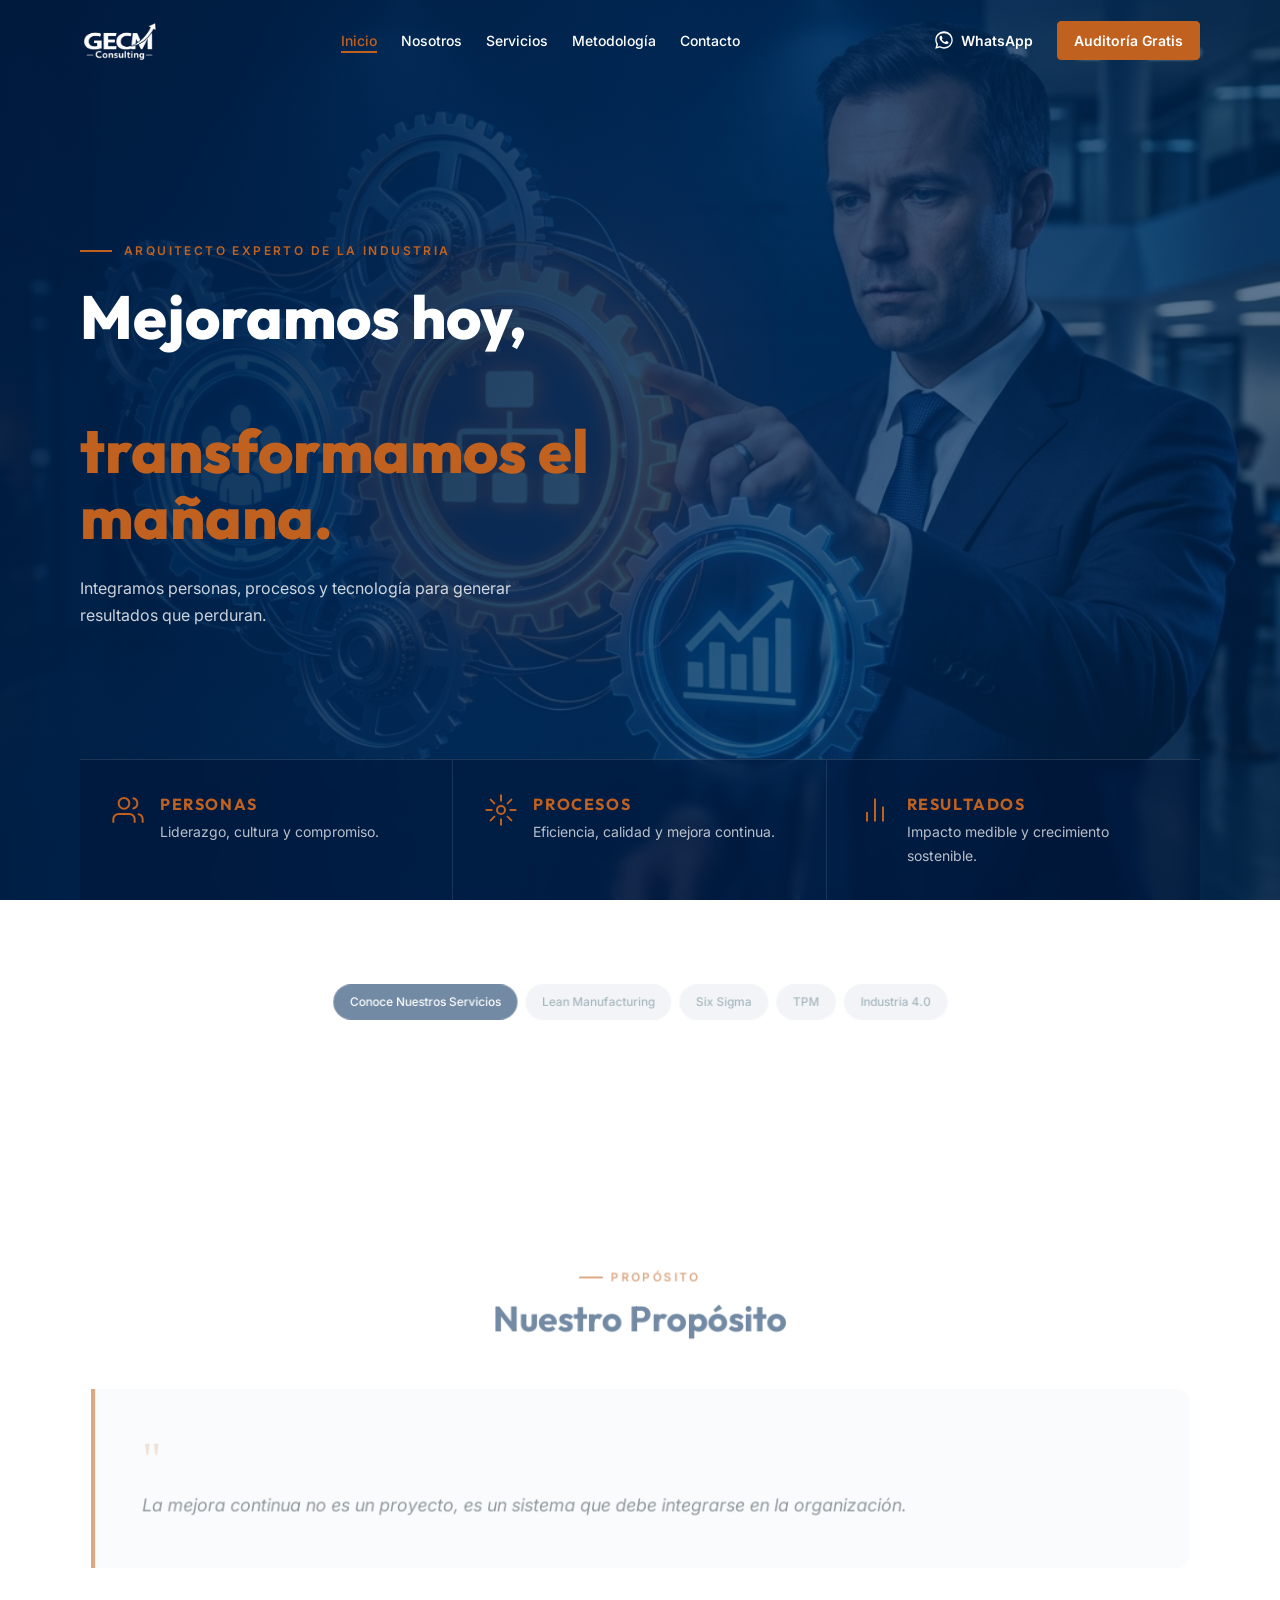
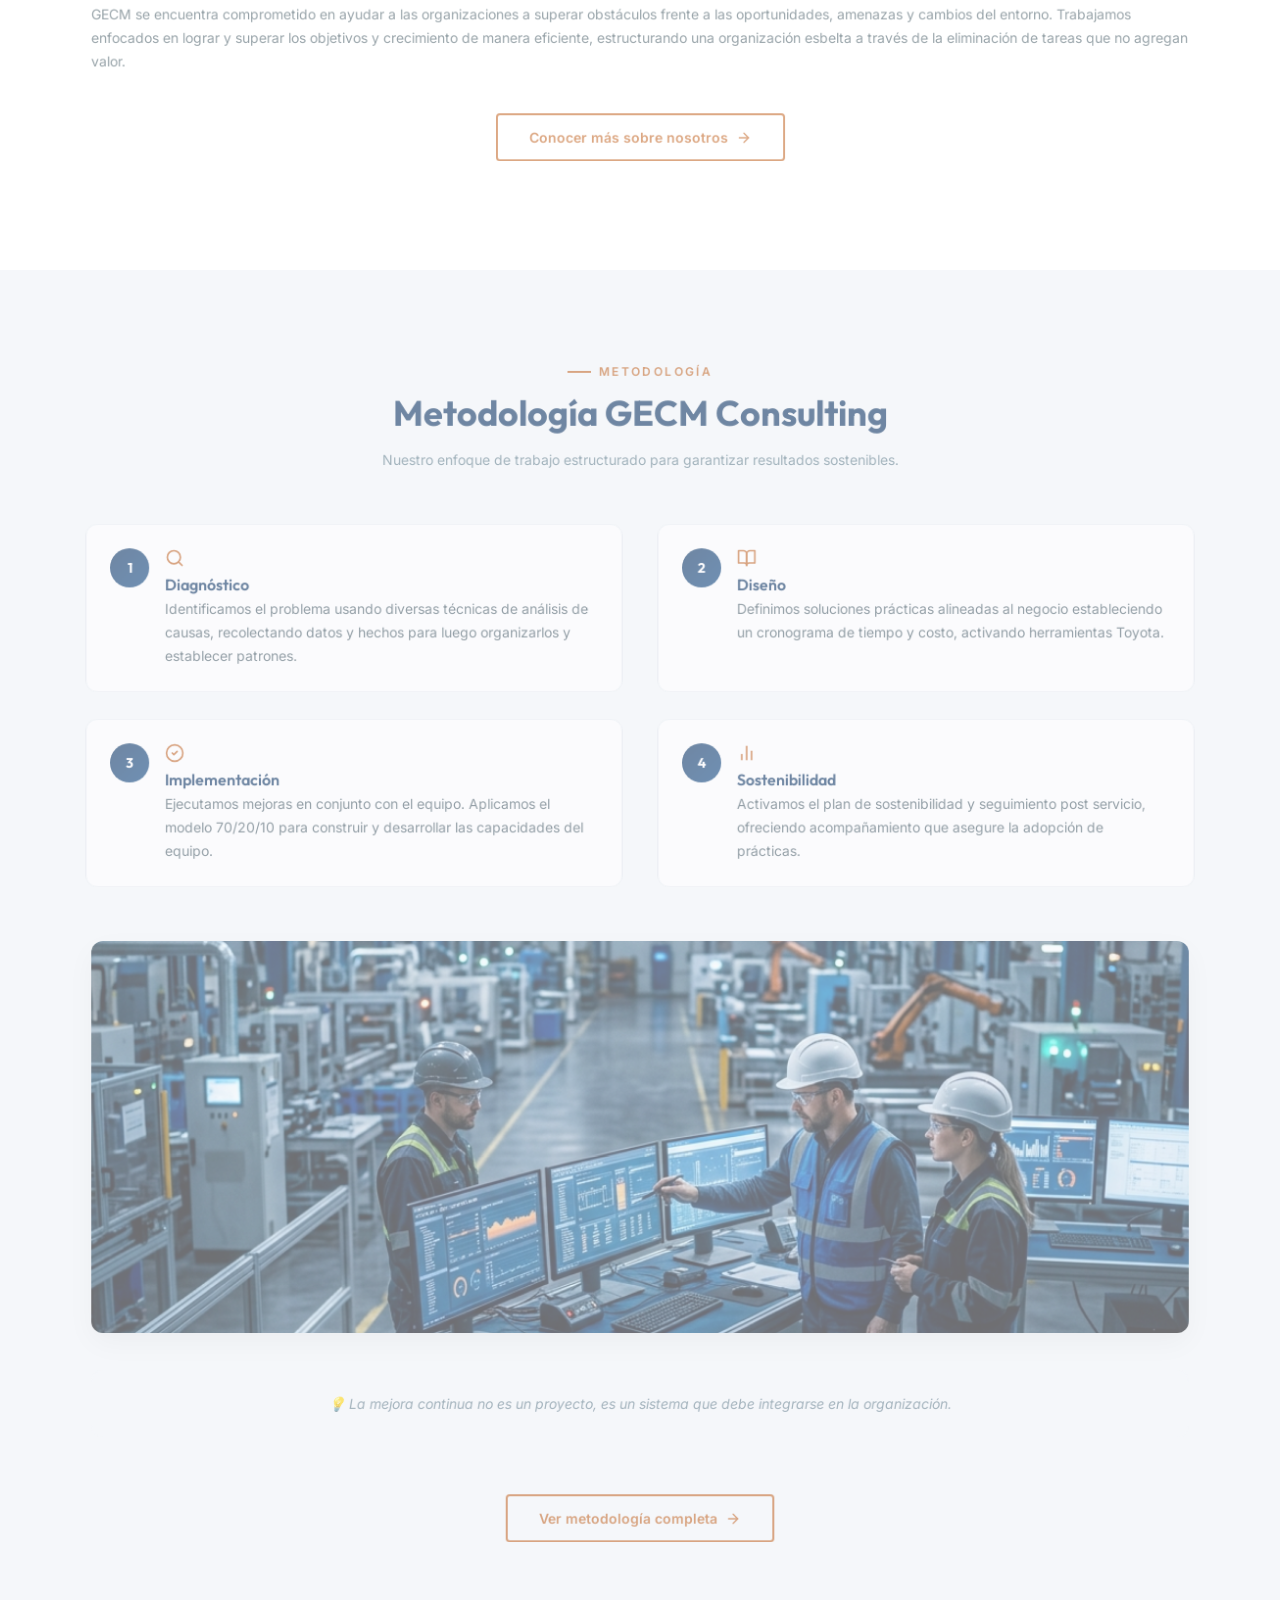
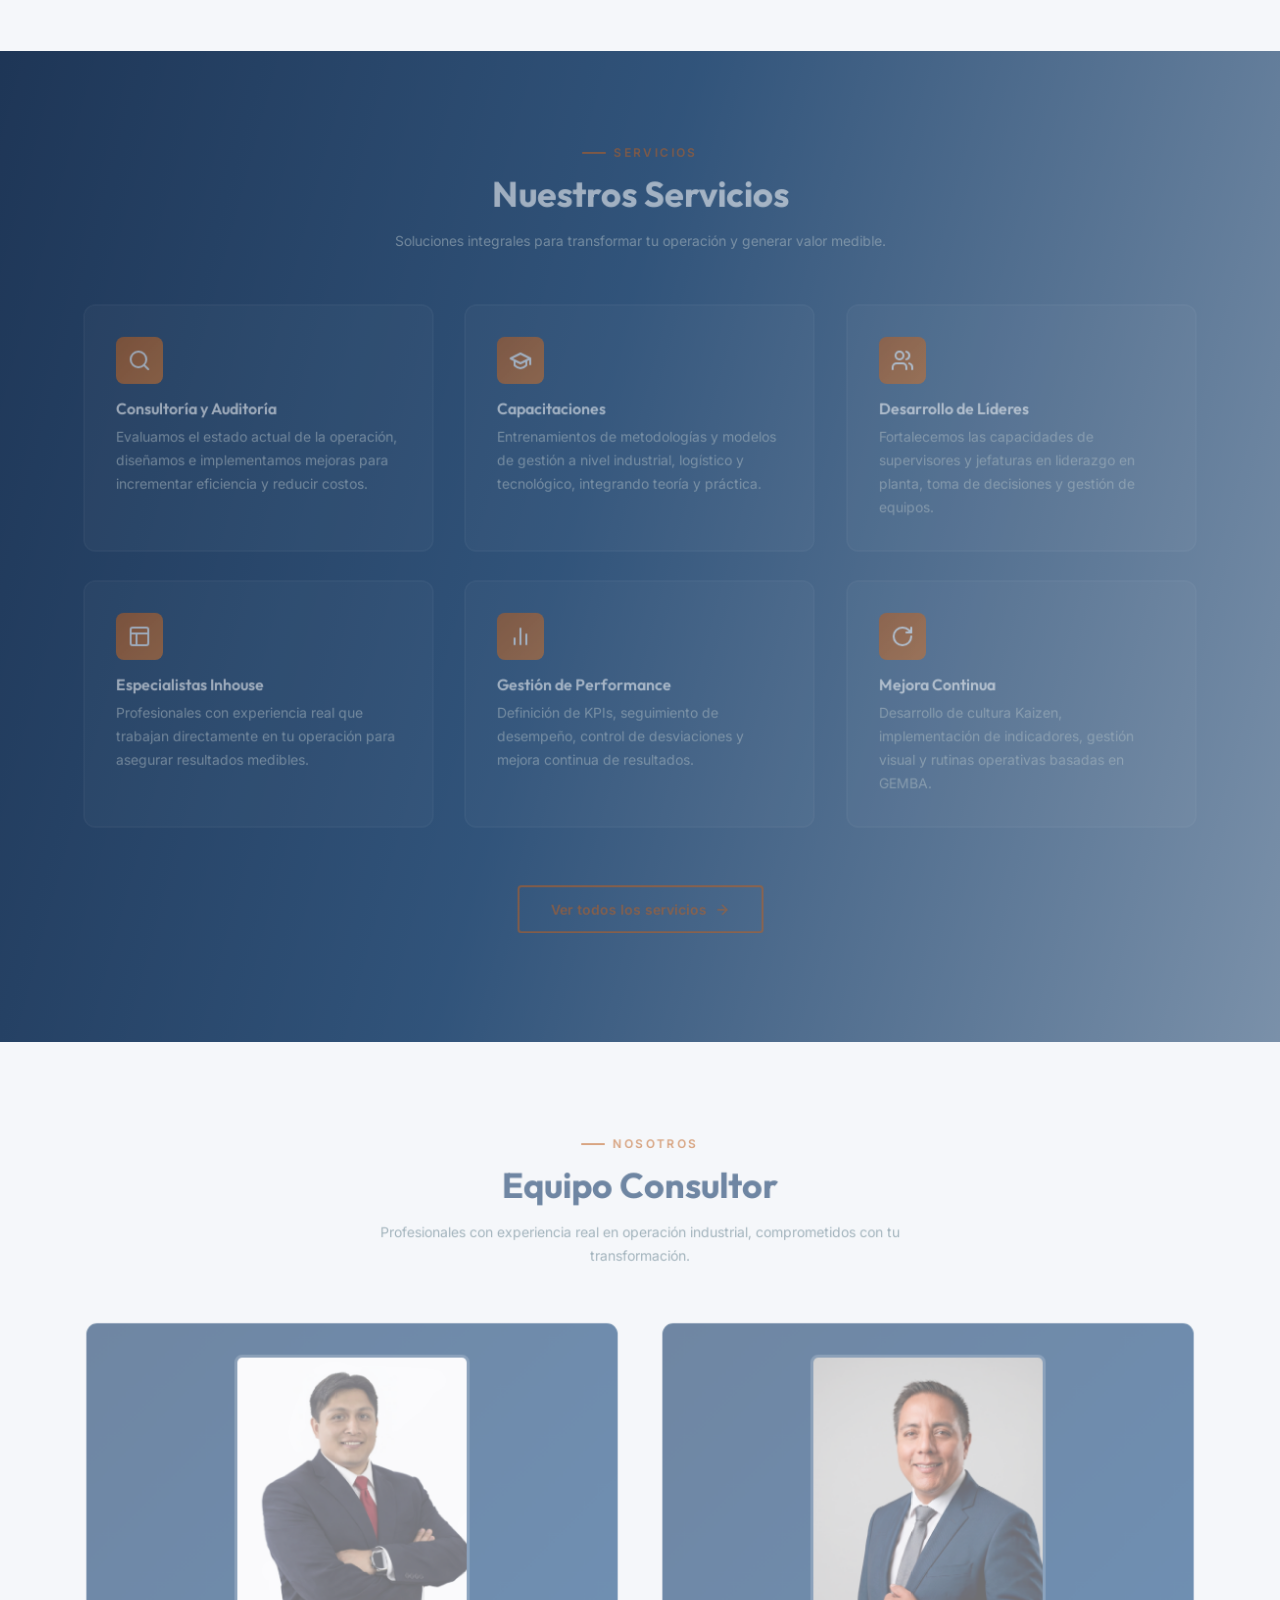
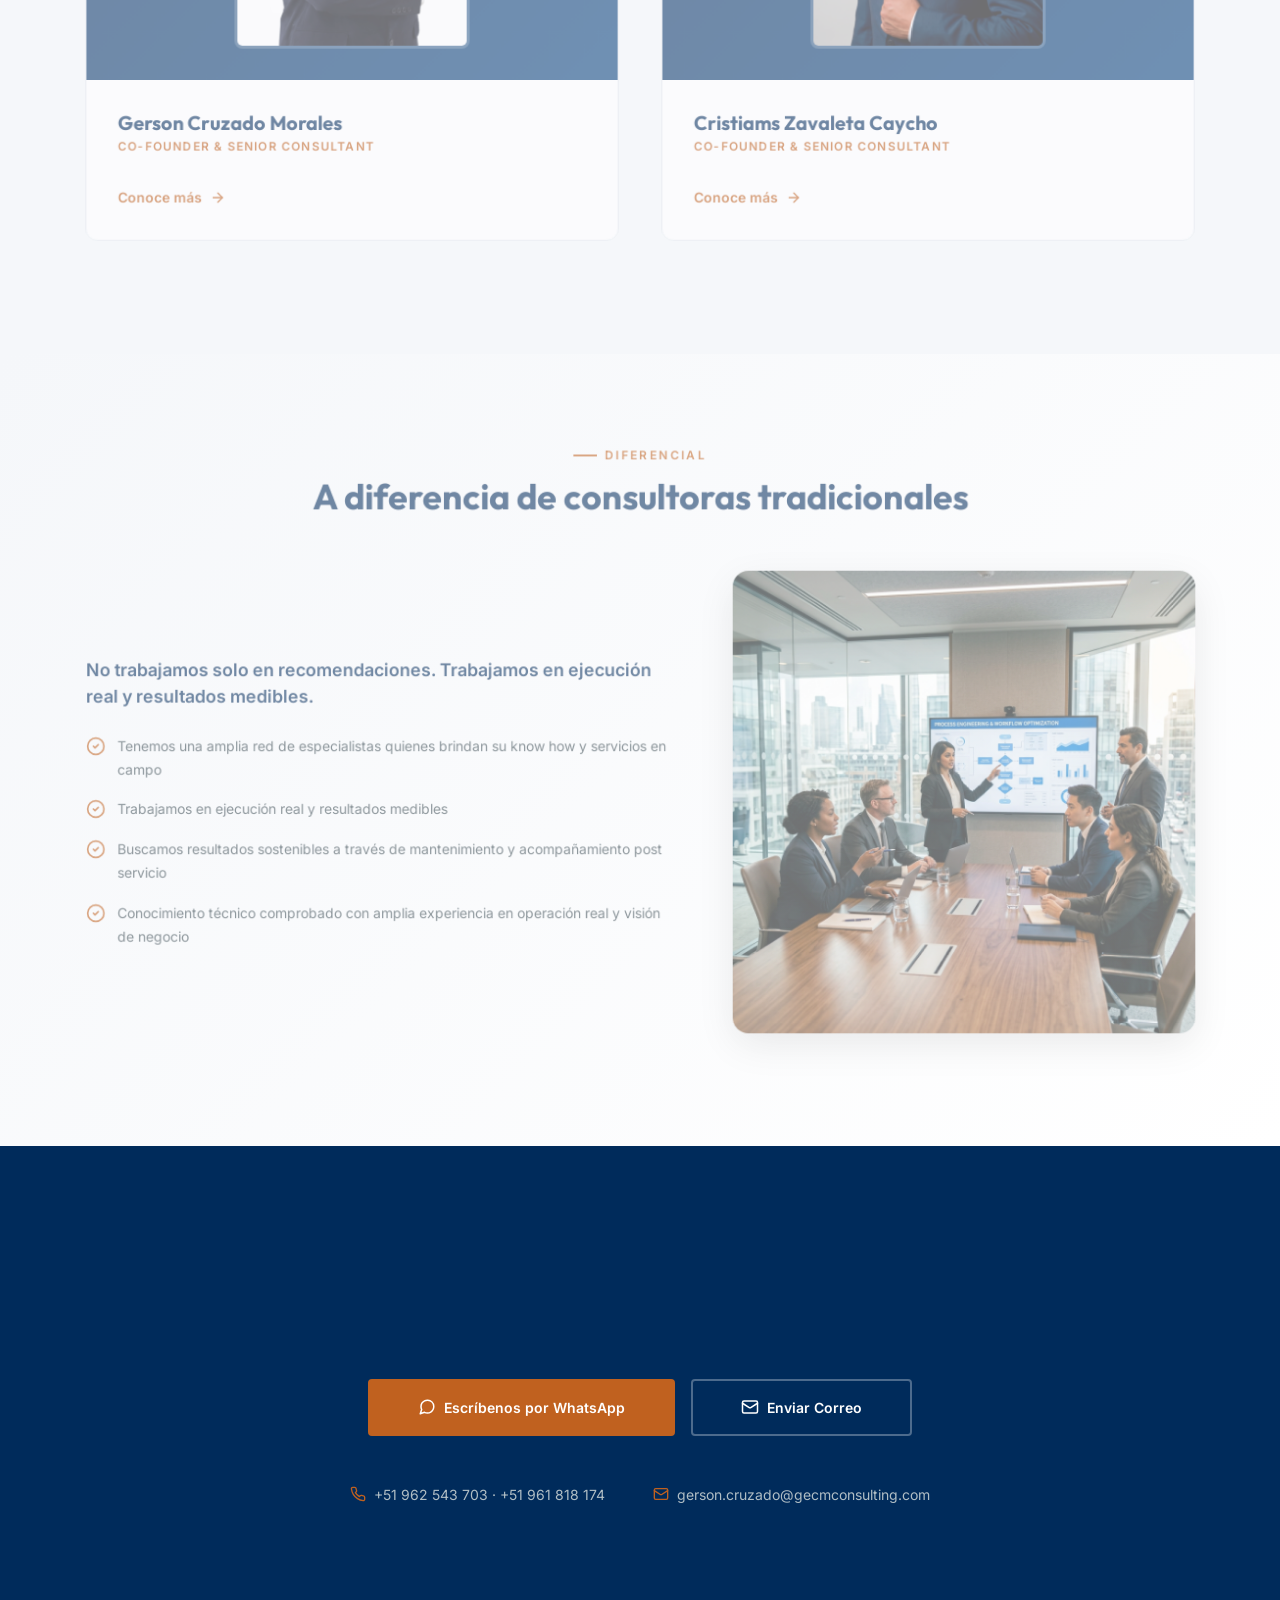
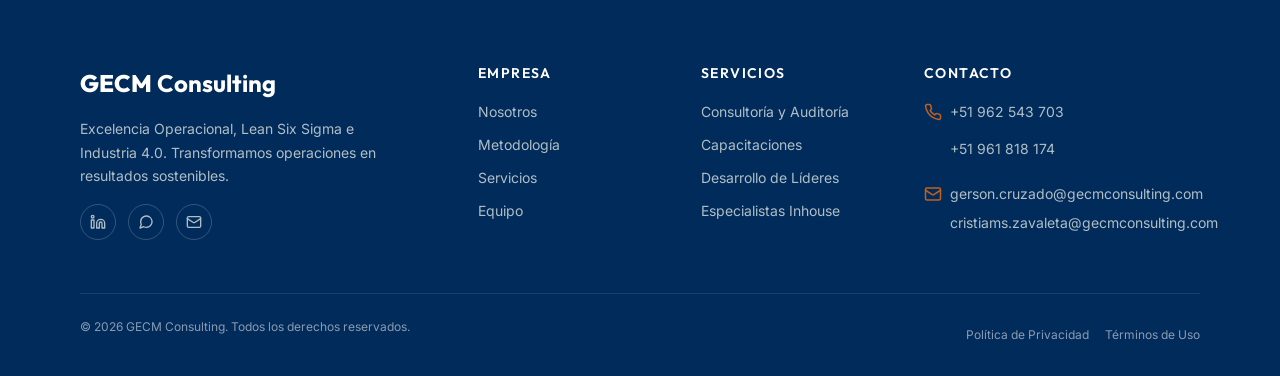
<file: index.html>
<!DOCTYPE html>
<html lang="es">
<head>
  <meta charset="UTF-8">
  <meta name="viewport" content="width=device-width, initial-scale=1.0">
  <meta name="description" content="GECM Consulting - Excelencia Operacional, Lean Six Sigma e Industria 4.0. Transformamos operaciones en resultados sostenibles.">
  <title>GECM Consulting | Transformamos Operaciones en Resultados Sostenibles</title>
  <link rel="icon" type="image/png" href="assets/images/logo-gecm.png">
  <link rel="preconnect" href="https://fonts.googleapis.com">
  <link rel="preconnect" href="https://fonts.gstatic.com" crossorigin>
  <link href="https://fonts.googleapis.com/css2?family=Inter:wght@400;500;600;700&family=Outfit:wght@600;700;800&display=swap" rel="stylesheet">
  <link rel="stylesheet" href="assets/css/variables.css">
  <link rel="stylesheet" href="assets/css/reset.css">
  <link rel="stylesheet" href="assets/css/header.css">
  <link rel="stylesheet" href="assets/css/hero.css">
  <link rel="stylesheet" href="assets/css/sections.css">
  <link rel="stylesheet" href="assets/css/pages.css">
  <link rel="stylesheet" href="assets/css/footer.css">
  <link rel="stylesheet" href="assets/css/animations.css">
</head>
<body>

  <!-- Header -->
  <div id="header-placeholder"></div>

  <!-- Hero -->
  <section class="hero" id="home">
    <div class="hero__background">
      <div class="hero__overlay"></div>
    </div>
    <div class="hero__content">
      <div class="hero__body">
        <div class="hero__text">
          <div class="hero__label">
            <span class="hero__label-line"></span>
            <span>Arquitecto Experto de la Industria</span>
          </div>
          <h1 class="hero__title">
            <span class="hero__title--white">Mejoramos hoy,</span><br>
            <span class="hero__title--accent">transformamos el mañana.</span>
          </h1>
          <p class="hero__description">Integramos personas, procesos y tecnología para generar resultados que perduran.</p>
        </div>
      </div>
      <div class="hero__pillars">
        <div class="hero__pillar" id="pillar-personas">
          <svg class="hero__pillar-icon" xmlns="http://www.w3.org/2000/svg" viewBox="0 0 24 24" fill="none" stroke="currentColor" stroke-width="1.5" stroke-linecap="round" stroke-linejoin="round"><path d="M17 21v-2a4 4 0 0 0-4-4H5a4 4 0 0 0-4 4v2"/><circle cx="9" cy="7" r="4"/><path d="M23 21v-2a4 4 0 0 0-3-3.87"/><path d="M16 3.13a4 4 0 0 1 0 7.75"/></svg>
          <div>
            <div class="hero__pillar-title">Personas</div>
            <p class="hero__pillar-text">Liderazgo, cultura y compromiso.</p>
          </div>
        </div>
        <div class="hero__pillar" id="pillar-procesos">
          <svg class="hero__pillar-icon" xmlns="http://www.w3.org/2000/svg" viewBox="0 0 24 24" fill="none" stroke="currentColor" stroke-width="1.5" stroke-linecap="round" stroke-linejoin="round"><circle cx="12" cy="12" r="3"/><path d="M12 1v4M12 19v4M4.22 4.22l2.83 2.83M16.95 16.95l2.83 2.83M1 12h4M19 12h4M4.22 19.78l2.83-2.83M16.95 7.05l2.83-2.83"/></svg>
          <div>
            <div class="hero__pillar-title">Procesos</div>
            <p class="hero__pillar-text">Eficiencia, calidad y mejora continua.</p>
          </div>
        </div>
        <div class="hero__pillar" id="pillar-resultados">
          <svg class="hero__pillar-icon" xmlns="http://www.w3.org/2000/svg" viewBox="0 0 24 24" fill="none" stroke="currentColor" stroke-width="1.5" stroke-linecap="round" stroke-linejoin="round"><path d="M18 20V10"/><path d="M12 20V4"/><path d="M6 20v-6"/></svg>
          <div>
            <div class="hero__pillar-title">Resultados</div>
            <p class="hero__pillar-text">Impacto medible y crecimiento sostenible.</p>
          </div>
        </div>
      </div>
    </div>
  </section>

  <!-- Services Tabs -->
  <section class="section section--white" id="services-tabs">
    <div class="container">
      <div class="services-tabs" id="services-tabs-bar" data-anim="fade-up">
        <button class="services-tabs__btn services-tabs__btn--active" data-tab="all">Conoce Nuestros Servicios</button>
        <button class="services-tabs__btn" data-tab="lean">Lean Manufacturing</button>
        <button class="services-tabs__btn" data-tab="sigma">Six Sigma</button>
        <button class="services-tabs__btn" data-tab="tpm">TPM</button>
        <button class="services-tabs__btn" data-tab="ind">Industria 4.0</button>
      </div>
    </div>
  </section>

  <!-- Propósito -->
  <section class="section section--white purpose" id="about">
    <div class="container">
      <div class="section__header" data-anim="fade-up">
        <span class="section__label"><span class="section__label-line"></span> Propósito</span>
        <h2 class="section__title">Nuestro Propósito</h2>
      </div>
      <div class="purpose__quote" data-anim="scale-in" data-anim-delay="2">
        <div class="purpose__quote-icon">"</div>
        <p class="purpose__quote-text">La mejora continua no es un proyecto, es un sistema que debe integrarse en la organización.</p>
      </div>
      <p class="purpose__description" data-anim="fade-up" data-anim-delay="3">GECM se encuentra comprometido en ayudar a las organizaciones a superar obstáculos frente a las oportunidades, amenazas y cambios del entorno. Trabajamos enfocados en lograr y superar los objetivos y crecimiento de manera eficiente, estructurando una organización esbelta a través de la eliminación de tareas que no agregan valor.</p>
      <div style="text-align:center" data-anim="fade-up" data-anim-delay="4">
        <a href="nosotros.html" class="section__cta-link">Conocer más sobre nosotros <svg class="section__cta-link-icon" xmlns="http://www.w3.org/2000/svg" viewBox="0 0 24 24" fill="none" stroke="currentColor" stroke-width="2" stroke-linecap="round" stroke-linejoin="round"><path d="M5 12h14"/><path d="m12 5 7 7-7 7"/></svg></a>
      </div>
    </div>
  </section>

  <!-- Metodología -->
  <section class="section section--light" id="methodology">
    <div class="container">
      <div class="section__header" data-anim="fade-up">
        <span class="section__label"><span class="section__label-line"></span> Metodología</span>
        <h2 class="section__title">Metodología GECM Consulting</h2>
        <p class="section__subtitle">Nuestro enfoque de trabajo estructurado para garantizar resultados sostenibles.</p>
      </div>
      <div class="methodology__grid">
        <div class="methodology__step" data-anim="fade-up" data-anim-delay="1">
          <div class="methodology__step-number">1</div>
          <div class="methodology__step-content">
            <svg class="methodology__step-icon" xmlns="http://www.w3.org/2000/svg" viewBox="0 0 24 24" fill="none" stroke="currentColor" stroke-width="2" stroke-linecap="round" stroke-linejoin="round"><circle cx="11" cy="11" r="8"/><path d="m21 21-4.3-4.3"/></svg>
            <h3 class="methodology__step-title">Diagnóstico</h3>
            <p class="methodology__step-text">Identificamos el problema usando diversas técnicas de análisis de causas, recolectando datos y hechos para luego organizarlos y establecer patrones.</p>
          </div>
        </div>
        <div class="methodology__step" data-anim="fade-up" data-anim-delay="2">
          <div class="methodology__step-number">2</div>
          <div class="methodology__step-content">
            <svg class="methodology__step-icon" xmlns="http://www.w3.org/2000/svg" viewBox="0 0 24 24" fill="none" stroke="currentColor" stroke-width="2" stroke-linecap="round" stroke-linejoin="round"><path d="M2 3h6a4 4 0 0 1 4 4v14a3 3 0 0 0-3-3H2z"/><path d="M22 3h-6a4 4 0 0 0-4 4v14a3 3 0 0 1 3-3h7z"/></svg>
            <h3 class="methodology__step-title">Diseño</h3>
            <p class="methodology__step-text">Definimos soluciones prácticas alineadas al negocio estableciendo un cronograma de tiempo y costo, activando herramientas Toyota.</p>
          </div>
        </div>
        <div class="methodology__step" data-anim="fade-up" data-anim-delay="3">
          <div class="methodology__step-number">3</div>
          <div class="methodology__step-content">
            <svg class="methodology__step-icon" xmlns="http://www.w3.org/2000/svg" viewBox="0 0 24 24" fill="none" stroke="currentColor" stroke-width="2" stroke-linecap="round" stroke-linejoin="round"><path d="M12 22c5.523 0 10-4.477 10-10S17.523 2 12 2 2 6.477 2 12s4.477 10 10 10z"/><path d="m9 12 2 2 4-4"/></svg>
            <h3 class="methodology__step-title">Implementación</h3>
            <p class="methodology__step-text">Ejecutamos mejoras en conjunto con el equipo. Aplicamos el modelo 70/20/10 para construir y desarrollar las capacidades del equipo.</p>
          </div>
        </div>
        <div class="methodology__step" data-anim="fade-up" data-anim-delay="4">
          <div class="methodology__step-number">4</div>
          <div class="methodology__step-content">
            <svg class="methodology__step-icon" xmlns="http://www.w3.org/2000/svg" viewBox="0 0 24 24" fill="none" stroke="currentColor" stroke-width="2" stroke-linecap="round" stroke-linejoin="round"><path d="M18 20V10"/><path d="M12 20V4"/><path d="M6 20v-6"/></svg>
            <h3 class="methodology__step-title">Sostenibilidad</h3>
            <p class="methodology__step-text">Activamos el plan de sostenibilidad y seguimiento post servicio, ofreciendo acompañamiento que asegure la adopción de prácticas.</p>
          </div>
        </div>
      </div>
      
      <!-- Imagen Dinámica -->
      <div class="methodology__visual-wrap" data-anim="fade-up" data-anim-delay="1" style="margin-top: 3rem; border-radius: 12px; overflow: hidden; box-shadow: 0 10px 30px rgba(0,0,0,0.08);">
        <img src="assets/images/methodology_visual.png" alt="Industrial operations" style="width: 100%; height: auto; display: block; object-fit: cover; max-height: 400px;">
      </div>

      <div class="methodology__insight" data-anim="scale-in" data-anim-delay="2">
        💡 La mejora continua no es un proyecto, es un sistema que debe integrarse en la organización.
      </div>
      <div style="text-align:center; margin-top: var(--space-xl)" data-anim="fade-up" data-anim-delay="3">
        <a href="metodologia.html" class="section__cta-link">Ver metodología completa <svg class="section__cta-link-icon" xmlns="http://www.w3.org/2000/svg" viewBox="0 0 24 24" fill="none" stroke="currentColor" stroke-width="2" stroke-linecap="round" stroke-linejoin="round"><path d="M5 12h14"/><path d="m12 5 7 7-7 7"/></svg></a>
      </div>
    </div>
  </section>

  <!-- Servicios -->
  <section class="section section--dark" id="services" style="position: relative; overflow: hidden; background-color: transparent;">
    <!-- Replica of Hero Background -->
    <div class="hero__background" style="background-image: url('assets/images/services-bg.jpg'); background-attachment: fixed; background-position: center;"></div>
    <div class="hero__overlay" style="z-index: 0; opacity: 0.95;"></div>
    
    <div class="container" style="position: relative; z-index: 2;">
      <div class="section__header" data-anim="fade-up">
        <span class="section__label"><span class="section__label-line"></span> Servicios</span>
        <h2 class="section__title">Nuestros Servicios</h2>
        <p class="section__subtitle">Soluciones integrales para transformar tu operación y generar valor medible.</p>
      </div>
      <div class="services__grid">
        <div class="service-card" id="service-consultoria" data-anim="fade-up" data-anim-delay="1">
          <div class="service-card__icon">
            <svg xmlns="http://www.w3.org/2000/svg" viewBox="0 0 24 24" fill="none" stroke="currentColor" stroke-width="2" stroke-linecap="round" stroke-linejoin="round"><circle cx="11" cy="11" r="8"/><path d="m21 21-4.3-4.3"/></svg>
          </div>
          <h3 class="service-card__title">Consultoría y Auditoría</h3>
          <p class="service-card__text">Evaluamos el estado actual de la operación, diseñamos e implementamos mejoras para incrementar eficiencia y reducir costos.</p>
        </div>
        <div class="service-card" id="service-capacitaciones" data-anim="fade-up" data-anim-delay="2">
          <div class="service-card__icon">
            <svg xmlns="http://www.w3.org/2000/svg" viewBox="0 0 24 24" fill="none" stroke="currentColor" stroke-width="2" stroke-linecap="round" stroke-linejoin="round"><path d="M22 10v6M2 10l10-5 10 5-10 5z"/><path d="M6 12v5c3 3 6 3 6 3s3 0 6-3v-5"/></svg>
          </div>
          <h3 class="service-card__title">Capacitaciones</h3>
          <p class="service-card__text">Entrenamientos de metodologías y modelos de gestión a nivel industrial, logístico y tecnológico, integrando teoría y práctica.</p>
        </div>
        <div class="service-card" id="service-lideres" data-anim="fade-up" data-anim-delay="3">
          <div class="service-card__icon">
            <svg xmlns="http://www.w3.org/2000/svg" viewBox="0 0 24 24" fill="none" stroke="currentColor" stroke-width="2" stroke-linecap="round" stroke-linejoin="round"><path d="M16 21v-2a4 4 0 0 0-4-4H6a4 4 0 0 0-4 4v2"/><circle cx="9" cy="7" r="4"/><path d="M22 21v-2a4 4 0 0 0-3-3.87"/><path d="M16 3.13a4 4 0 0 1 0 7.75"/></svg>
          </div>
          <h3 class="service-card__title">Desarrollo de Líderes</h3>
          <p class="service-card__text">Fortalecemos las capacidades de supervisores y jefaturas en liderazgo en planta, toma de decisiones y gestión de equipos.</p>
        </div>
        <div class="service-card" id="service-inhouse" data-anim="fade-up" data-anim-delay="4">
          <div class="service-card__icon">
            <svg xmlns="http://www.w3.org/2000/svg" viewBox="0 0 24 24" fill="none" stroke="currentColor" stroke-width="2" stroke-linecap="round" stroke-linejoin="round"><rect width="18" height="18" x="3" y="3" rx="2"/><path d="M3 9h18"/><path d="M9 21V9"/></svg>
          </div>
          <h3 class="service-card__title">Especialistas Inhouse</h3>
          <p class="service-card__text">Profesionales con experiencia real que trabajan directamente en tu operación para asegurar resultados medibles.</p>
        </div>
        <div class="service-card" id="service-mejora" data-anim="fade-up" data-anim-delay="5">
          <div class="service-card__icon">
            <svg xmlns="http://www.w3.org/2000/svg" viewBox="0 0 24 24" fill="none" stroke="currentColor" stroke-width="2" stroke-linecap="round" stroke-linejoin="round"><path d="M18 20V10"/><path d="M12 20V4"/><path d="M6 20v-6"/></svg>
          </div>
          <h3 class="service-card__title">Gestión de Performance</h3>
          <p class="service-card__text">Definición de KPIs, seguimiento de desempeño, control de desviaciones y mejora continua de resultados.</p>
        </div>
        <div class="service-card" id="service-continua" data-anim="fade-up" data-anim-delay="6">
          <div class="service-card__icon">
            <svg xmlns="http://www.w3.org/2000/svg" viewBox="0 0 24 24" fill="none" stroke="currentColor" stroke-width="2" stroke-linecap="round" stroke-linejoin="round"><path d="M21 12a9 9 0 1 1-9-9c2.52 0 4.93 1 6.74 2.74L21 8"/><path d="M21 3v5h-5"/></svg>
          </div>
          <h3 class="service-card__title">Mejora Continua</h3>
          <p class="service-card__text">Desarrollo de cultura Kaizen, implementación de indicadores, gestión visual y rutinas operativas basadas en GEMBA.</p>
        </div>
      </div>
      <div style="text-align:center; margin-top: var(--space-xl)" data-anim="fade-up" data-anim-delay="2">
        <a href="servicios.html" class="section__cta-link">Ver todos los servicios <svg class="section__cta-link-icon" xmlns="http://www.w3.org/2000/svg" viewBox="0 0 24 24" fill="none" stroke="currentColor" stroke-width="2" stroke-linecap="round" stroke-linejoin="round"><path d="M5 12h14"/><path d="m12 5 7 7-7 7"/></svg></a>
      </div>
    </div>
  </section>

  <!-- Nosotros / Equipo Consultor -->
  <section class="section section--light" id="team">
    <div class="container">
      <div class="section__header" data-anim="fade-up">
        <span class="section__label"><span class="section__label-line"></span> Nosotros</span>
        <h2 class="section__title">Equipo Consultor</h2>
        <p class="section__subtitle">Profesionales con experiencia real en operación industrial, comprometidos con tu transformación.</p>
      </div>
      <div class="team__grid">

        <!-- Gerson Cruzado Morales -->
        <div class="team-card" id="team-gerson" data-anim="fade-right" data-anim-delay="1">
          <div class="team-card__header">
            <img src="assets/images/gerson-cruzado.jpg" alt="Gerson Cruzado Morales" class="team-card__photo">
          </div>
          <div class="team-card__body">
            <h3 class="team-card__name-body">Gerson Cruzado Morales</h3>
            <p class="team-card__role-body">Co-Founder & Senior Consultant</p>
            <a href="nosotros.html#team-gerson" class="team-card__link">Conoce más <svg class="team-card__link-icon" xmlns="http://www.w3.org/2000/svg" viewBox="0 0 24 24" fill="none" stroke="currentColor" stroke-width="2" stroke-linecap="round" stroke-linejoin="round"><path d="M5 12h14"/><path d="m12 5 7 7-7 7"/></svg></a>
          </div>
        </div>

        <!-- Cristiams Zavaleta Caycho -->
        <div class="team-card" id="team-cristiams" data-anim="fade-left" data-anim-delay="2">
          <div class="team-card__header">
            <img src="assets/images/cristiams-zavaleta.jpg" alt="Cristiams Zavaleta Caycho" class="team-card__photo">
          </div>
          <div class="team-card__body">
            <h3 class="team-card__name-body">Cristiams Zavaleta Caycho</h3>
            <p class="team-card__role-body">Co-Founder & Senior Consultant</p>
            <a href="nosotros.html#team-cristiams" class="team-card__link">Conoce más <svg class="team-card__link-icon" xmlns="http://www.w3.org/2000/svg" viewBox="0 0 24 24" fill="none" stroke="currentColor" stroke-width="2" stroke-linecap="round" stroke-linejoin="round"><path d="M5 12h14"/><path d="m12 5 7 7-7 7"/></svg></a>
          </div>
        </div>

      </div>
    </div>
  </section>

  <!-- Diferencial -->
  <section class="section section--white differential" id="differential">
    <div class="container">
      <div class="section__header" data-anim="fade-up">
        <span class="section__label"><span class="section__label-line"></span> Diferencial</span>
        <h2 class="section__title">A diferencia de consultoras tradicionales</h2>
      </div>
      <div class="differential__content">
        <div class="differential__text">
          <p class="differential__highlight" data-anim="fade-right" data-anim-delay="1">No trabajamos solo en recomendaciones. Trabajamos en ejecución real y resultados medibles.</p>
          <div class="differential__list">
            <div class="differential__item" data-anim="fade-right" data-anim-delay="2">
              <svg class="differential__item-icon" xmlns="http://www.w3.org/2000/svg" viewBox="0 0 24 24" fill="none" stroke="currentColor" stroke-width="2" stroke-linecap="round" stroke-linejoin="round"><path d="m9 12 2 2 4-4"/><circle cx="12" cy="12" r="10"/></svg>
              <span>Tenemos una amplia red de especialistas quienes brindan su know how y servicios en campo</span>
            </div>
            <div class="differential__item" data-anim="fade-right" data-anim-delay="3">
              <svg class="differential__item-icon" xmlns="http://www.w3.org/2000/svg" viewBox="0 0 24 24" fill="none" stroke="currentColor" stroke-width="2" stroke-linecap="round" stroke-linejoin="round"><path d="m9 12 2 2 4-4"/><circle cx="12" cy="12" r="10"/></svg>
              <span>Trabajamos en ejecución real y resultados medibles</span>
            </div>
            <div class="differential__item" data-anim="fade-right" data-anim-delay="4">
              <svg class="differential__item-icon" xmlns="http://www.w3.org/2000/svg" viewBox="0 0 24 24" fill="none" stroke="currentColor" stroke-width="2" stroke-linecap="round" stroke-linejoin="round"><path d="m9 12 2 2 4-4"/><circle cx="12" cy="12" r="10"/></svg>
              <span>Buscamos resultados sostenibles a través de mantenimiento y acompañamiento post servicio</span>
            </div>
            <div class="differential__item" data-anim="fade-right" data-anim-delay="5">
              <svg class="differential__item-icon" xmlns="http://www.w3.org/2000/svg" viewBox="0 0 24 24" fill="none" stroke="currentColor" stroke-width="2" stroke-linecap="round" stroke-linejoin="round"><path d="m9 12 2 2 4-4"/><circle cx="12" cy="12" r="10"/></svg>
              <span>Conocimiento técnico comprobado con amplia experiencia en operación real y visión de negocio</span>
            </div>
          </div>
        </div>

        <!-- Imagen Dinámica -->
        <div class="differential__visual" data-anim="fade-left" data-anim-delay="2" style="flex: 1; min-width: 300px; border-radius: 16px; overflow: hidden; box-shadow: 0 12px 40px rgba(0,0,0,0.15);">
          <img src="assets/images/team_background.png" alt="Diferencial GECM" style="width: 100%; height: 100%; object-fit: cover; display: block; min-height: 300px;">
        </div>
      </div>
    </div>
  </section>

  <!-- Contacto -->
  <section class="section section--dark contact" id="contact">
    <div class="container">
      <h2 class="contact__title" data-anim="fade-up">Transformemos juntos tu operación</h2>
      <p class="contact__subtitle" data-anim="fade-up" data-anim-delay="2">Agenda una conversación para evaluar oportunidades de mejora en tu negocio.</p>
      <div class="contact__actions">
        <a href="https://wa.me/51962543703" class="contact__btn contact__btn--primary" target="_blank" id="btn-whatsapp">
          <svg class="contact__btn-icon" xmlns="http://www.w3.org/2000/svg" viewBox="0 0 24 24" fill="none" stroke="currentColor" stroke-width="2" stroke-linecap="round" stroke-linejoin="round"><path d="M21 11.5a8.38 8.38 0 0 1-.9 3.8 8.5 8.5 0 0 1-7.6 4.7 8.38 8.38 0 0 1-3.8-.9L3 21l1.9-5.7a8.38 8.38 0 0 1-.9-3.8 8.5 8.5 0 0 1 4.7-7.6 8.38 8.38 0 0 1 3.8-.9h.5a8.48 8.48 0 0 1 8 8v.5z"/></svg>
          Escríbenos por WhatsApp
        </a>
        <a href="mailto:gerson.cruzado@gecmconsulting.com" class="contact__btn contact__btn--secondary" id="btn-email">
          <svg class="contact__btn-icon" xmlns="http://www.w3.org/2000/svg" viewBox="0 0 24 24" fill="none" stroke="currentColor" stroke-width="2" stroke-linecap="round" stroke-linejoin="round"><rect width="20" height="16" x="2" y="4" rx="2"/><path d="m22 7-8.97 5.7a1.94 1.94 0 0 1-2.06 0L2 7"/></svg>
          Enviar Correo
        </a>
      </div>
      <div class="contact__info">
        <div class="contact__info-item">
          <svg class="contact__info-icon" xmlns="http://www.w3.org/2000/svg" viewBox="0 0 24 24" fill="none" stroke="currentColor" stroke-width="2" stroke-linecap="round" stroke-linejoin="round"><path d="M22 16.92v3a2 2 0 0 1-2.18 2 19.79 19.79 0 0 1-8.63-3.07 19.5 19.5 0 0 1-6-6 19.79 19.79 0 0 1-3.07-8.67A2 2 0 0 1 4.11 2h3a2 2 0 0 1 2 1.72c.127.96.361 1.903.7 2.81a2 2 0 0 1-.45 2.11L8.09 9.91a16 16 0 0 0 6 6l1.27-1.27a2 2 0 0 1 2.11-.45c.907.339 1.85.573 2.81.7A2 2 0 0 1 22 16.92z"/></svg>
          <span>+51 962 543 703 · +51 961 818 174</span>
        </div>
        <div class="contact__info-item">
          <svg class="contact__info-icon" xmlns="http://www.w3.org/2000/svg" viewBox="0 0 24 24" fill="none" stroke="currentColor" stroke-width="2" stroke-linecap="round" stroke-linejoin="round"><rect width="20" height="16" x="2" y="4" rx="2"/><path d="m22 7-8.97 5.7a1.94 1.94 0 0 1-2.06 0L2 7"/></svg>
          <span>gerson.cruzado@gecmconsulting.com</span>
        </div>
      </div>
    </div>
  </section>

  <!-- Footer -->
  <div id="footer-placeholder"></div>

  <script src="assets/js/main.js"></script>
  <script src="assets/js/animations.js"></script>
</body>
</html>
</file>
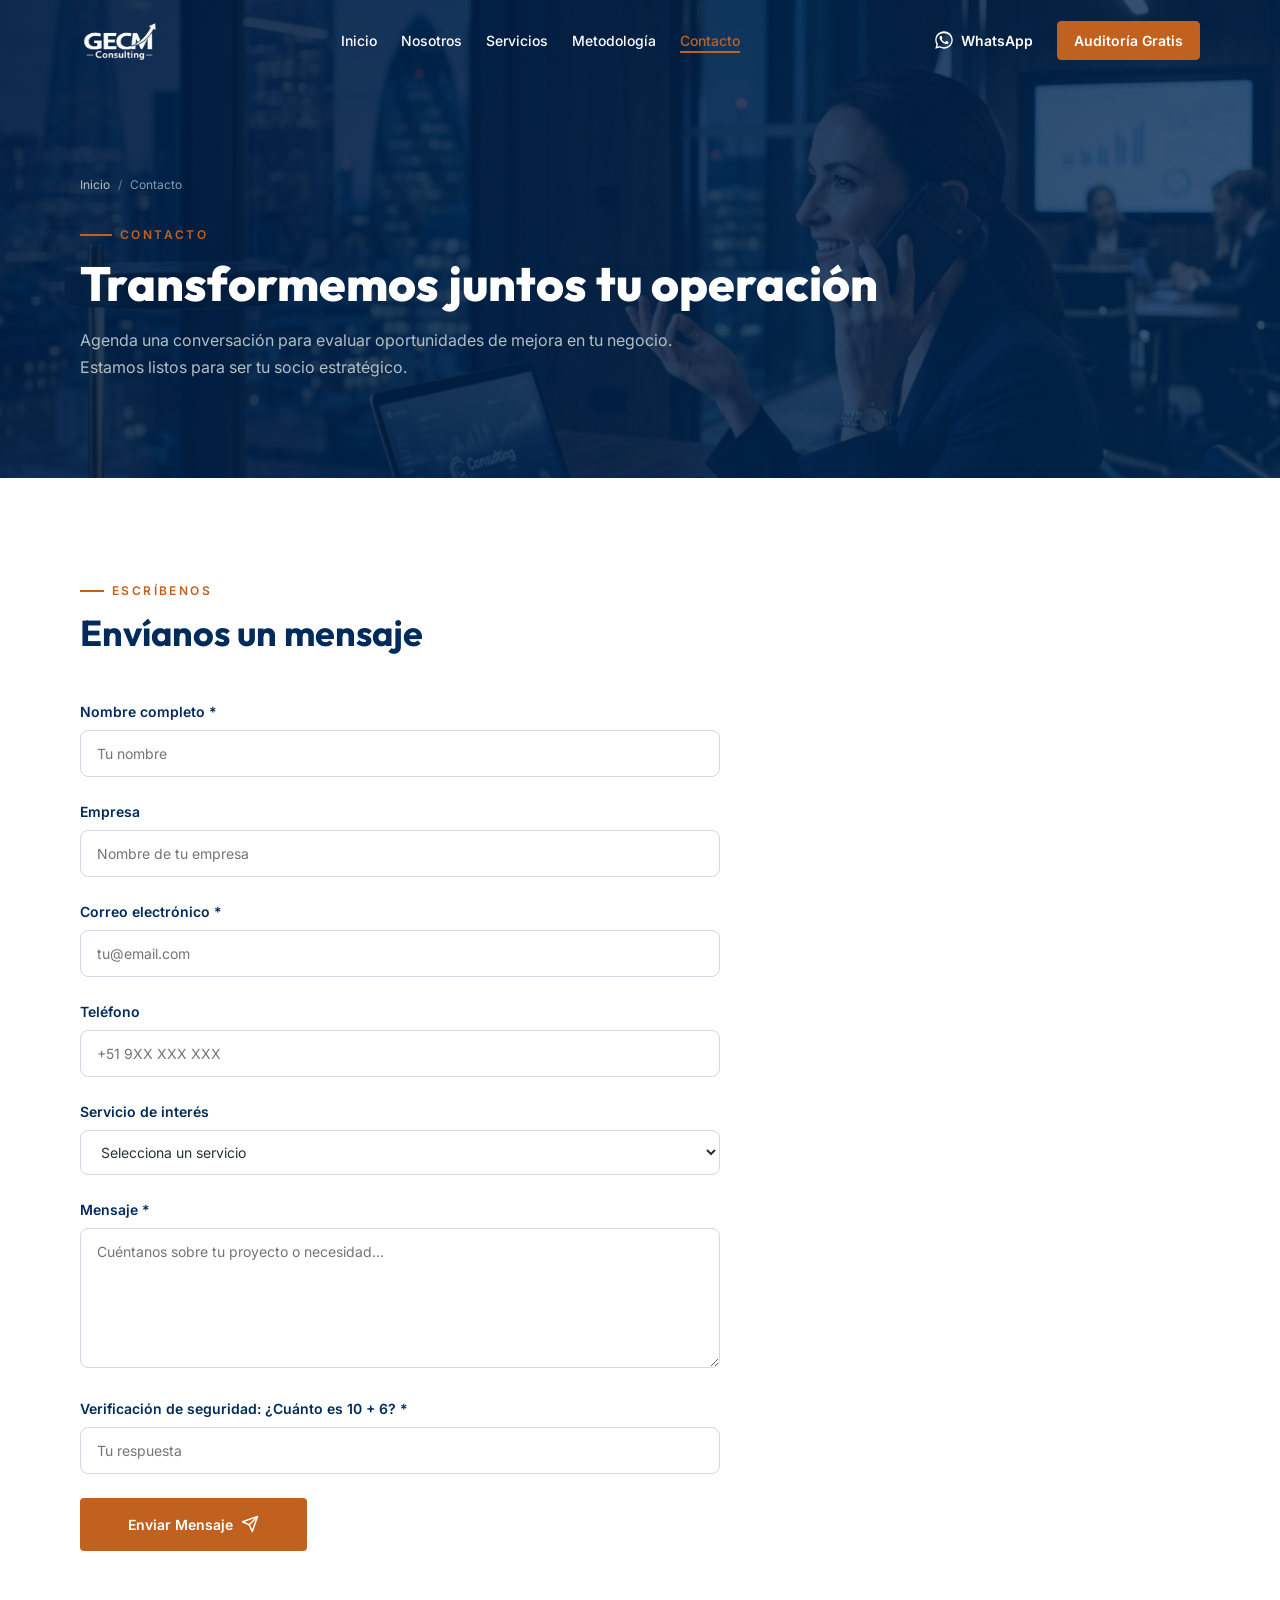
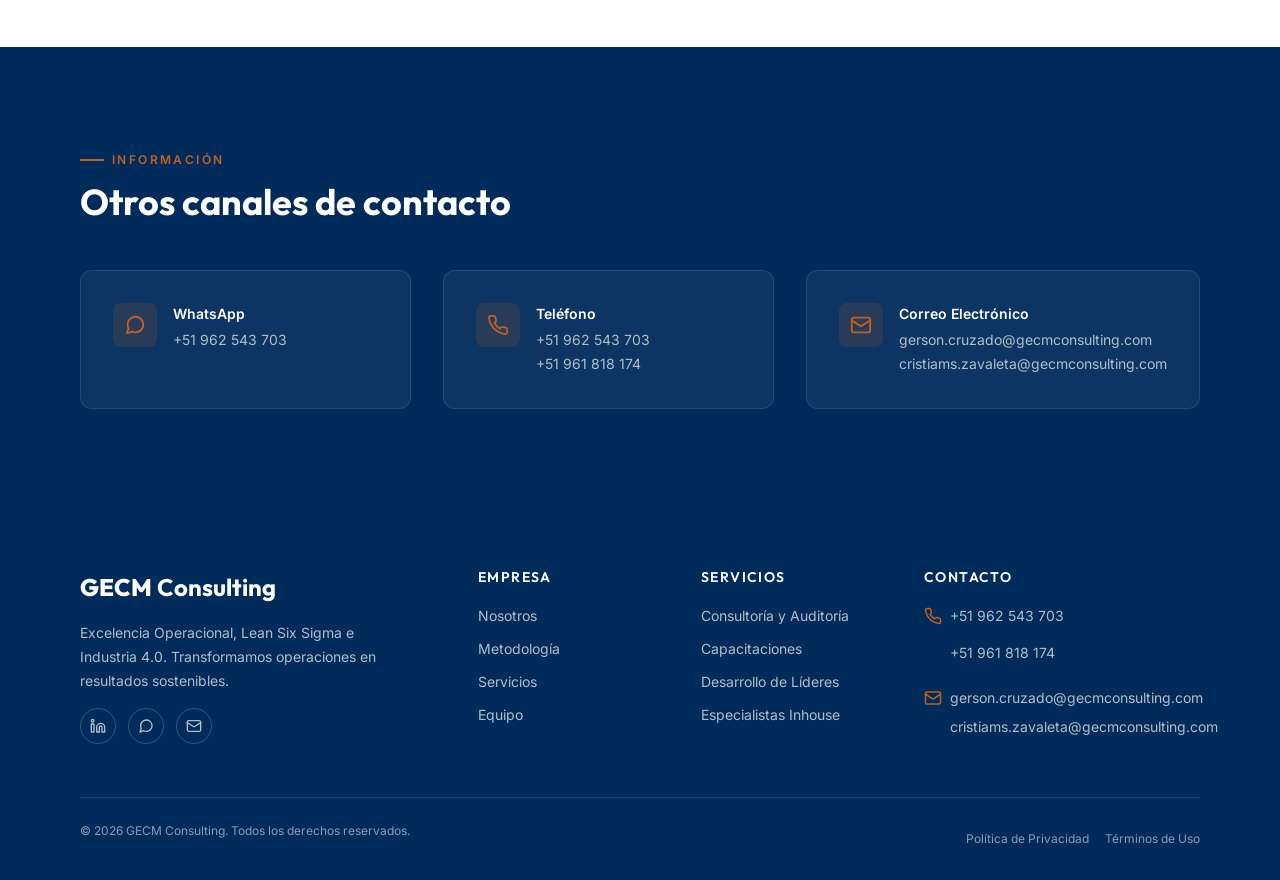
<file: contacto.html>
<!DOCTYPE html>
<html lang="es">
<head>
  <meta charset="UTF-8">
  <meta name="viewport" content="width=device-width, initial-scale=1.0">
  <meta name="description" content="Contacta a GECM Consulting. Agenda una conversación para evaluar oportunidades de mejora en tu negocio.">
  <title>Contacto | GECM Consulting</title>
  <link rel="icon" type="image/png" href="assets/images/logo-gecm.png">
  <link rel="preconnect" href="https://fonts.googleapis.com">
  <link rel="preconnect" href="https://fonts.gstatic.com" crossorigin>
  <link href="https://fonts.googleapis.com/css2?family=Inter:wght@400;500;600;700&family=Outfit:wght@600;700;800&display=swap" rel="stylesheet">
  <link rel="stylesheet" href="assets/css/variables.css">
  <link rel="stylesheet" href="assets/css/reset.css">
  <link rel="stylesheet" href="assets/css/header.css">
  <link rel="stylesheet" href="assets/css/sections.css">
  <link rel="stylesheet" href="assets/css/pages.css">
  <link rel="stylesheet" href="assets/css/footer.css">
</head>
<body>
  <div id="header-placeholder"></div>

  <!-- Page Hero -->
  <section class="page-hero">
    <div class="page-hero__background" style="background-image: url('assets/images/contacto-hero-bg.png');"></div>
    <div class="page-hero__overlay"></div>
    <div class="page-hero__content">
      <div class="page-hero__breadcrumb">
        <a href="/">Inicio</a>
        <span class="page-hero__breadcrumb-sep">/</span>
        <span>Contacto</span>
      </div>
      <div class="page-hero__label"><span class="page-hero__label-line"></span> Contacto</div>
      <h1 class="page-hero__title">Transformemos juntos tu operación</h1>
      <p class="page-hero__description">Agenda una conversación para evaluar oportunidades de mejora en tu negocio. Estamos listos para ser tu socio estratégico.</p>
    </div>
  </section>

  <!-- Formulario de Contacto -->
  <section class="content-block" id="formulario">
    <div class="content-block__inner">
      <div style="display:grid; grid-template-columns:1fr; gap:var(--space-3xl)">

        <!-- Form -->
        <div>
          <div class="content-block__header">
            <div class="content-block__label"><span class="content-block__label-line"></span> Escríbenos</div>
            <h2 class="content-block__title">Envíanos un mensaje</h2>
          </div>
          <form class="contact-form" id="contact-form">
            <div class="contact-form__group">
              <label class="contact-form__label" for="contact-name">Nombre completo *</label>
              <input class="contact-form__input" type="text" id="contact-name" name="name" placeholder="Tu nombre" required>
            </div>
            <div class="contact-form__group">
              <label class="contact-form__label" for="contact-company">Empresa</label>
              <input class="contact-form__input" type="text" id="contact-company" name="company" placeholder="Nombre de tu empresa">
            </div>
            <div class="contact-form__group">
              <label class="contact-form__label" for="contact-email">Correo electrónico *</label>
              <input class="contact-form__input" type="email" id="contact-email" name="email" placeholder="tu@email.com" required>
            </div>
            <div class="contact-form__group">
              <label class="contact-form__label" for="contact-phone">Teléfono</label>
              <input class="contact-form__input" type="tel" id="contact-phone" name="phone" placeholder="+51 9XX XXX XXX">
            </div>
            <div class="contact-form__group">
              <label class="contact-form__label" for="contact-service">Servicio de interés</label>
              <select class="contact-form__input" id="contact-service" name="service">
                <option value="">Selecciona un servicio</option>
                <option value="consultoria">Consultoría y Auditoría</option>
                <option value="capacitaciones">Capacitaciones</option>
                <option value="lideres">Desarrollo de Líderes</option>
                <option value="inhouse">Especialistas Inhouse</option>
                <option value="auditoria-gratis">Auditoría Gratis</option>
                <option value="otro">Otro</option>
              </select>
            </div>
            <div class="contact-form__group">
              <label class="contact-form__label" for="contact-message">Mensaje *</label>
              <textarea class="contact-form__textarea" id="contact-message" name="message" placeholder="Cuéntanos sobre tu proyecto o necesidad..." required></textarea>
            </div>
            <div class="contact-form__group">
              <label class="contact-form__label" for="contact-captcha">Verificación de seguridad: ¿Cuánto es <span id="captcha-question"></span>? *</label>
              <input class="contact-form__input" type="number" id="contact-captcha" name="captcha" placeholder="Tu respuesta" required>
            </div>
            <div id="contact-status" style="margin-bottom: var(--space-md); font-size: var(--fs-sm); font-weight: var(--fw-semibold); display: none;"></div>
            <button type="submit" class="contact-form__submit" id="btn-submit-contact">
              Enviar Mensaje
              <svg xmlns="http://www.w3.org/2000/svg" width="18" height="18" viewBox="0 0 24 24" fill="none" stroke="currentColor" stroke-width="2" stroke-linecap="round" stroke-linejoin="round"><path d="m22 2-7 20-4-9-9-4Z"/><path d="M22 2 11 13"/></svg>
            </button>
          </form>
        </div>
      </div>
    </div>
  </section>

  <!-- Info de contacto -->
  <section class="content-block content-block--dark" id="info-contacto">
    <div class="content-block__inner">
      <div class="content-block__header">
        <div class="content-block__label"><span class="content-block__label-line"></span> Información</div>
        <h2 class="content-block__title">Otros canales de contacto</h2>
      </div>
      <div class="contact-grid">
        <!-- WhatsApp -->
        <a href="https://wa.me/51962543703" target="_blank" class="contact-info-card" style="text-decoration:none">
          <div class="contact-info-card__icon">
            <svg xmlns="http://www.w3.org/2000/svg" viewBox="0 0 24 24" fill="none" stroke="currentColor" stroke-width="2" stroke-linecap="round" stroke-linejoin="round"><path d="M21 11.5a8.38 8.38 0 0 1-.9 3.8 8.5 8.5 0 0 1-7.6 4.7 8.38 8.38 0 0 1-3.8-.9L3 21l1.9-5.7a8.38 8.38 0 0 1-.9-3.8 8.5 8.5 0 0 1 4.7-7.6 8.38 8.38 0 0 1 3.8-.9h.5a8.48 8.48 0 0 1 8 8v.5z"/></svg>
          </div>
          <div>
            <div class="contact-info-card__title">WhatsApp</div>
            <div class="contact-info-card__text">+51 962 543 703</div>
          </div>
        </a>
        <!-- Teléfono -->
        <div class="contact-info-card">
          <div class="contact-info-card__icon">
            <svg xmlns="http://www.w3.org/2000/svg" viewBox="0 0 24 24" fill="none" stroke="currentColor" stroke-width="2" stroke-linecap="round" stroke-linejoin="round"><path d="M22 16.92v3a2 2 0 0 1-2.18 2 19.79 19.79 0 0 1-8.63-3.07 19.5 19.5 0 0 1-6-6 19.79 19.79 0 0 1-3.07-8.67A2 2 0 0 1 4.11 2h3a2 2 0 0 1 2 1.72c.127.96.361 1.903.7 2.81a2 2 0 0 1-.45 2.11L8.09 9.91a16 16 0 0 0 6 6l1.27-1.27a2 2 0 0 1 2.11-.45c.907.339 1.85.573 2.81.7A2 2 0 0 1 22 16.92z"/></svg>
          </div>
          <div>
            <div class="contact-info-card__title">Teléfono</div>
            <div class="contact-info-card__text">+51 962 543 703<br>+51 961 818 174</div>
          </div>
        </div>
        <!-- Email -->
        <div class="contact-info-card">
          <div class="contact-info-card__icon">
            <svg xmlns="http://www.w3.org/2000/svg" viewBox="0 0 24 24" fill="none" stroke="currentColor" stroke-width="2" stroke-linecap="round" stroke-linejoin="round"><rect width="20" height="16" x="2" y="4" rx="2"/><path d="m22 7-8.97 5.7a1.94 1.94 0 0 1-2.06 0L2 7"/></svg>
          </div>
          <div>
            <div class="contact-info-card__title">Correo Electrónico</div>
            <div class="contact-info-card__text">
              <a href="mailto:gerson.cruzado@gecmconsulting.com">gerson.cruzado@gecmconsulting.com</a><br>
              <a href="mailto:cristiams.zavaleta@gecmconsulting.com">cristiams.zavaleta@gecmconsulting.com</a>
            </div>
          </div>
        </div>
      </div>
    </div>
  </section>

  <div id="footer-placeholder"></div>
  <script src="assets/js/main.js"></script>
</body>
</html>
</file>
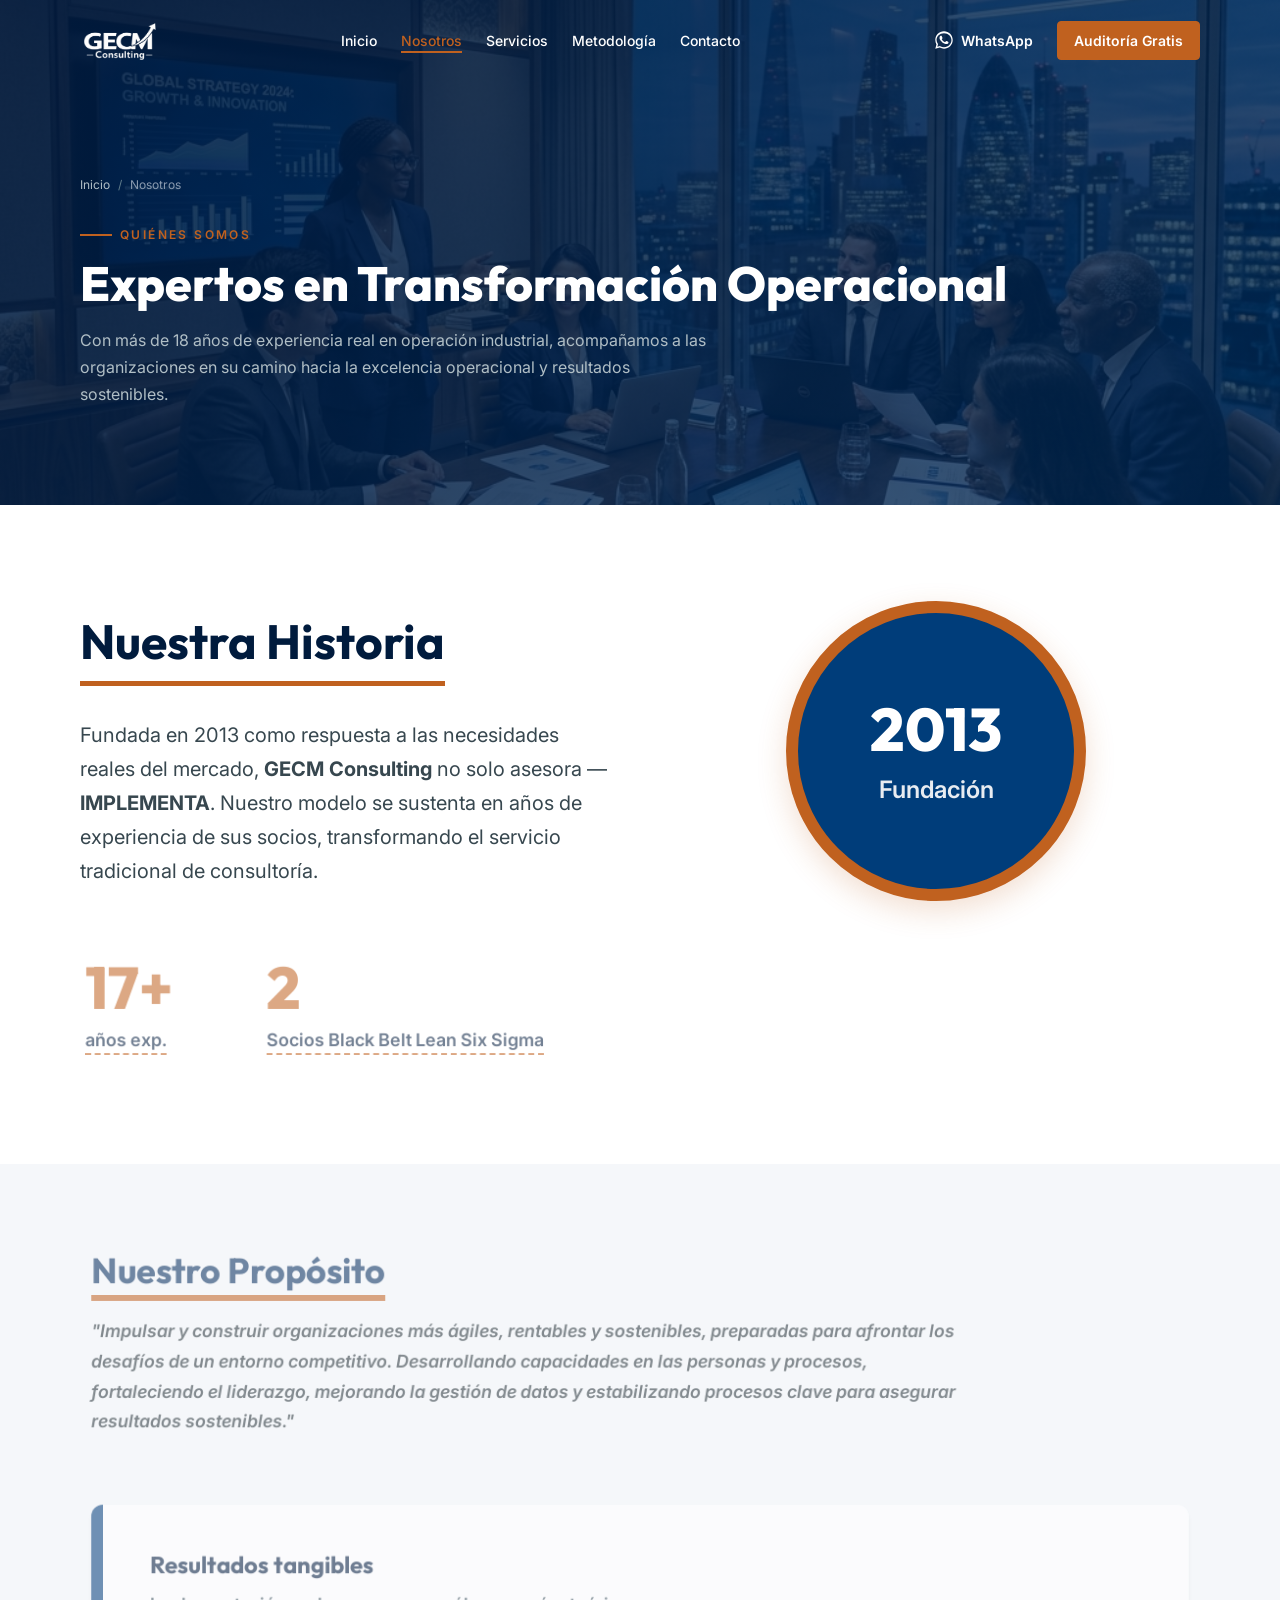
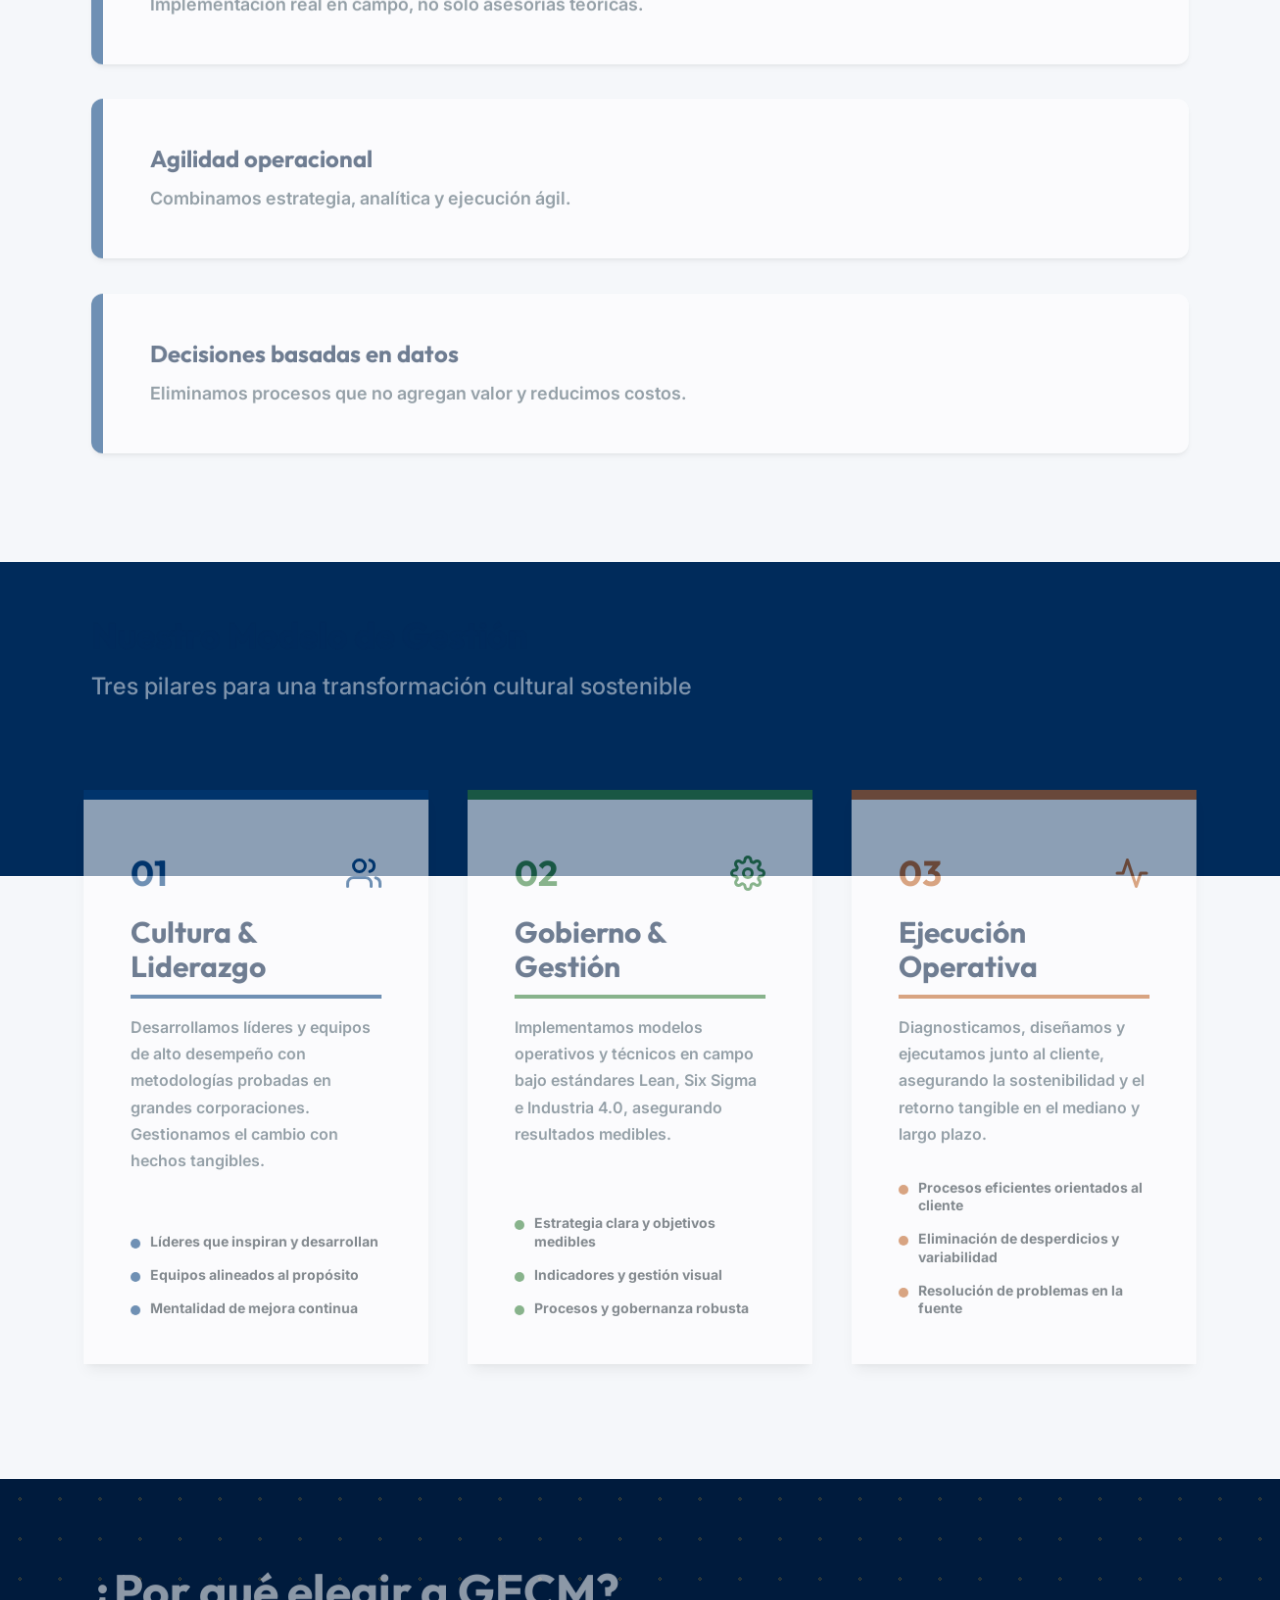
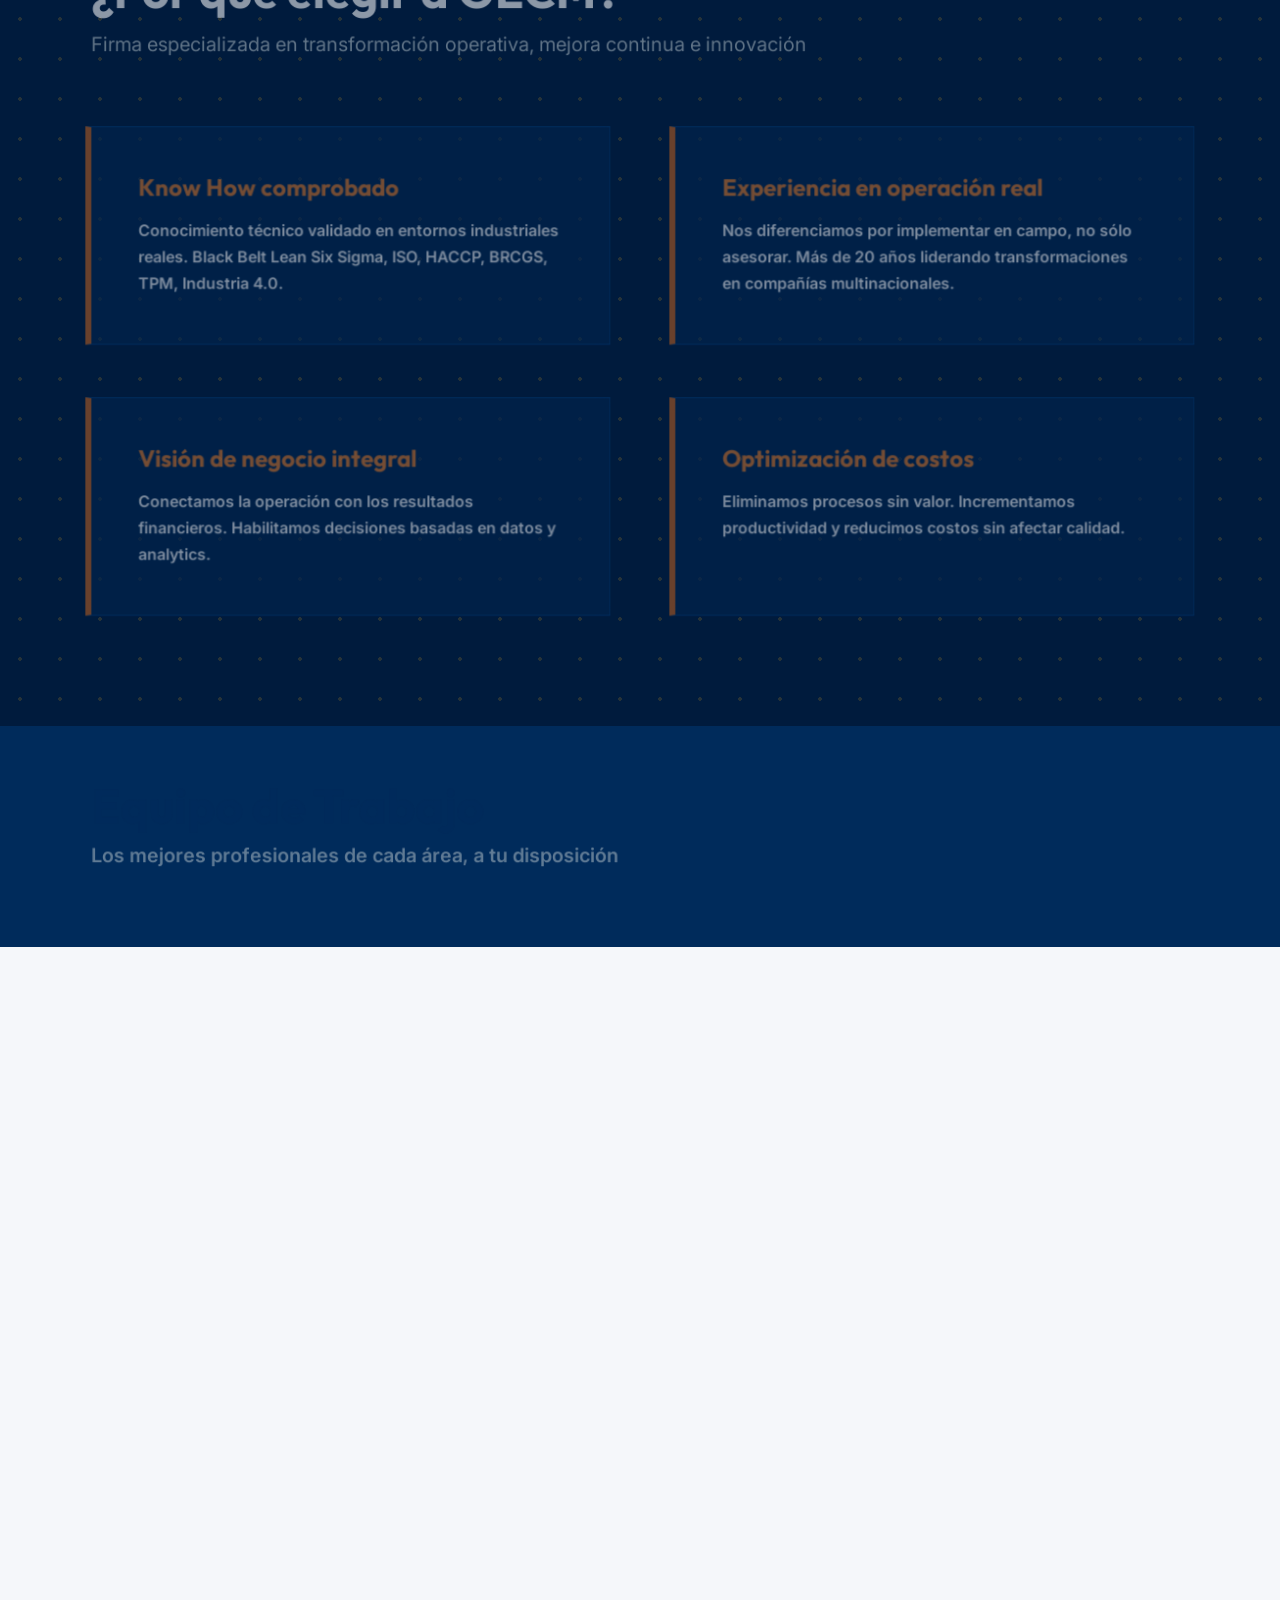
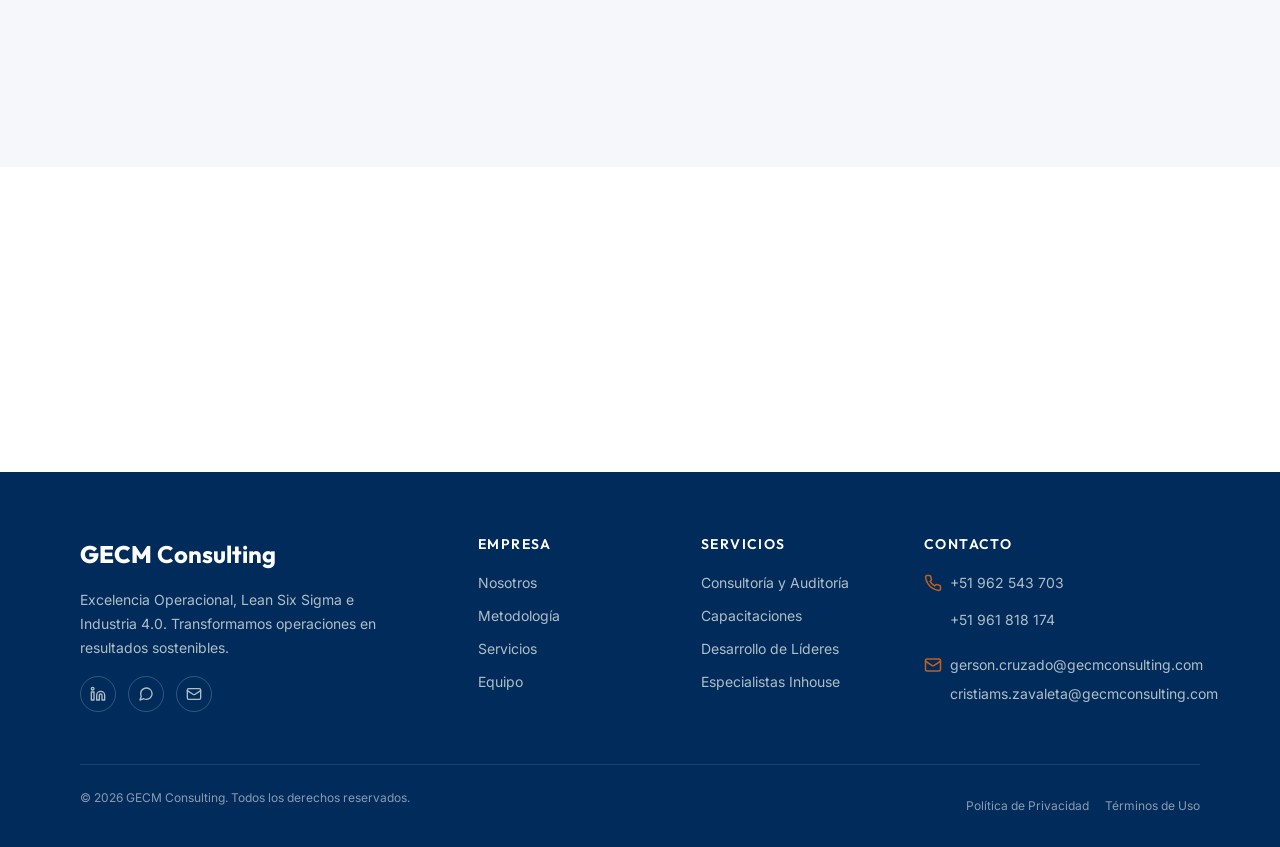
<file: nosotros.html>
<!DOCTYPE html>
<html lang="es">
<head>
  <meta charset="UTF-8">
  <meta name="viewport" content="width=device-width, initial-scale=1.0">
  <meta name="description" content="Conoce al equipo de GECM Consulting. Profesionales con más de 18 años de experiencia en Excelencia Operacional, Lean Six Sigma e Industria 4.0.">
  <title>Nosotros | GECM Consulting</title>
  <link rel="icon" type="image/png" href="assets/images/logo-gecm.png">
  <link rel="preconnect" href="https://fonts.googleapis.com">
  <link rel="preconnect" href="https://fonts.gstatic.com" crossorigin>
  <link href="https://fonts.googleapis.com/css2?family=Inter:wght@400;500;600;700&family=Outfit:wght@600;700;800&display=swap" rel="stylesheet">
  <link rel="stylesheet" href="assets/css/variables.css">
  <link rel="stylesheet" href="assets/css/reset.css">
  <link rel="stylesheet" href="assets/css/header.css">
  <link rel="stylesheet" href="assets/css/sections.css">
  <link rel="stylesheet" href="assets/css/pages.css">
  <link rel="stylesheet" href="assets/css/animations.css">
  <link rel="stylesheet" href="assets/css/footer.css">
</head>
<body>
  <div id="header-placeholder"></div>

  <!-- Page Hero -->
  <section class="page-hero">
    <div class="page-hero__background" style="background-image: url('assets/images/team-work-bg.png');"></div>
    <div class="page-hero__overlay"></div>
    <div class="page-hero__content">
      <div class="page-hero__breadcrumb">
        <a href="/">Inicio</a>
        <span class="page-hero__breadcrumb-sep">/</span>
        <span>Nosotros</span>
      </div>
      <div class="page-hero__label" data-anim="fade-up">
        <span class="page-hero__label-line"></span>
        Quiénes Somos
      </div>
      <h1 class="page-hero__title" data-anim="fade-up" data-anim-delay="1">Expertos en Transformación Operacional</h1>
      <p class="page-hero__description" data-anim="fade-up" data-anim-delay="2">Con más de 18 años de experiencia real en operación industrial, acompañamos a las organizaciones en su camino hacia la excelencia operacional y resultados sostenibles.</p>
    </div>
  </section>

  
  <!-- Sección 1: Nuestra Historia -->
  <section class="history-section">
    <div class="history-section__inner">
      <div class="history-content" data-anim="fade-right">
        <h2 class="history-title">Nuestra Historia</h2>
        <div class="history-text-wrapper">
          <p>Fundada en 2013 como respuesta a las necesidades reales del mercado, <strong>GECM Consulting</strong> no solo asesora — <strong>IMPLEMENTA</strong>. Nuestro modelo se sustenta en años de experiencia de sus socios, transformando el servicio tradicional de consultoría.</p>
        </div>
      </div>
      <div class="history-visual" data-anim="fade-left" data-anim-delay="2">
        <div class="history-circle">
          <span class="history-circle-year">2013</span>
          <span class="history-circle-label">Fundación</span>
        </div>
      </div>
      <div class="history-stats" data-anim="fade-up" data-anim-delay="3">
        <div class="history-stat">
          <span class="history-stat-number"><span class="counter-anim" data-target="18">0</span>+</span>
          <span class="history-stat-label">años exp.</span>
        </div>
        <div class="history-stat">
          <span class="history-stat-number counter-anim" data-target="2">0</span>
          <span class="history-stat-label">Socios Black Belt Lean Six Sigma</span>
        </div>
      </div>
    </div>
  </section>

  <!-- Sección 2: Nuestro Propósito -->
  <section class="purpose-section">
    <div class="purpose-section__inner">
      <div class="purpose-header" data-anim="fade-up">
        <h2 class="purpose-title">Nuestro Propósito</h2>
        <p class="purpose-subtitle">"Impulsar y construir organizaciones más ágiles, rentables y sostenibles, preparadas para afrontar los desafíos de un entorno competitivo. Desarrollando capacidades en las personas y procesos, fortaleciendo el liderazgo, mejorando la gestión de datos y estabilizando procesos clave para asegurar resultados sostenibles."</p>
      </div>
      <div class="purpose-cards">
        <div class="purpose-card" data-anim="fade-up" data-anim-delay="1">
          <h3 class="purpose-card-title">Resultados tangibles</h3>
          <p class="purpose-card-text">Implementación real en campo, no sólo asesorías teóricas.</p>
        </div>
        <div class="purpose-card" data-anim="fade-up" data-anim-delay="2">
          <h3 class="purpose-card-title">Agilidad operacional</h3>
          <p class="purpose-card-text">Combinamos estrategia, analítica y ejecución ágil.</p>
        </div>
        <div class="purpose-card" data-anim="fade-up" data-anim-delay="3">
          <h3 class="purpose-card-title">Decisiones basadas en datos</h3>
          <p class="purpose-card-text">Eliminamos procesos que no agregan valor y reducimos costos.</p>
        </div>
      </div>
    </div>
  </section>

  <!-- Sección 3: Nuestro Modelo de Gestión -->
  <section class="model-section">
    <div class="model-header">
      <div class="model-header__inner" data-anim="fade-up">
        <h2 class="model-title">Nuestro Modelo de Gestión</h2>
        <p class="model-subtitle">Tres pilares para una transformación cultural sostenible</p>
      </div>
    </div>
    <div class="model-body">
      <div class="model-body__inner">
        <div class="model-cards">
          <!-- Card 1 -->
          <div class="model-card model-card--blue" data-anim="fade-up" data-anim-delay="1">
            <div class="model-card-number">
              01
              <svg xmlns="http://www.w3.org/2000/svg" width="36" height="36" viewBox="0 0 24 24" fill="none" stroke="currentColor" stroke-width="2" stroke-linecap="round" stroke-linejoin="round" class="model-icon"><path d="M17 21v-2a4 4 0 0 0-4-4H5a4 4 0 0 0-4 4v2"></path><circle cx="9" cy="7" r="4"></circle><path d="M23 21v-2a4 4 0 0 0-3-3.87"></path><path d="M16 3.13a4 4 0 0 1 0 7.75"></path></svg>
            </div>
            <h3 class="model-card-title">Cultura &<br>Liderazgo</h3>
            <p class="model-card-text">Desarrollamos líderes y equipos de alto desempeño con metodologías probadas en grandes corporaciones. Gestionamos el cambio con hechos tangibles.</p>
            <ul class="model-card-list">
              <li>Líderes que inspiran y desarrollan</li>
              <li>Equipos alineados al propósito</li>
              <li>Mentalidad de mejora continua</li>
            </ul>
          </div>
          <!-- Card 2 -->
          <div class="model-card model-card--green" data-anim="fade-up" data-anim-delay="2">
            <div class="model-card-number">
              02
              <svg xmlns="http://www.w3.org/2000/svg" width="36" height="36" viewBox="0 0 24 24" fill="none" stroke="currentColor" stroke-width="2" stroke-linecap="round" stroke-linejoin="round" class="model-icon"><circle cx="12" cy="12" r="3"></circle><path d="M19.4 15a1.65 1.65 0 0 0 .33 1.82l.06.06a2 2 0 0 1 0 2.83 2 2 0 0 1-2.83 0l-.06-.06a1.65 1.65 0 0 0-1.82-.33 1.65 1.65 0 0 0-1 1.51V21a2 2 0 0 1-2 2 2 2 0 0 1-2-2v-.09A1.65 1.65 0 0 0 9 19.4a1.65 1.65 0 0 0-1.82.33l-.06.06a2 2 0 0 1-2.83 0 2 2 0 0 1 0-2.83l.06-.06a1.65 1.65 0 0 0 .33-1.82 1.65 1.65 0 0 0-1.51-1H3a2 2 0 0 1-2-2 2 2 0 0 1 2-2h.09A1.65 1.65 0 0 0 4.6 9a1.65 1.65 0 0 0-.33-1.82l-.06-.06a2 2 0 0 1 0-2.83 2 2 0 0 1 2.83 0l.06.06a1.65 1.65 0 0 0 1.82.33H9a1.65 1.65 0 0 0 1-1.51V3a2 2 0 0 1 2-2 2 2 0 0 1 2 2v.09a1.65 1.65 0 0 0 1 1.51 1.65 1.65 0 0 0 1.82-.33l.06-.06a2 2 0 0 1 2.83 0 2 2 0 0 1 0 2.83l-.06.06a1.65 1.65 0 0 0-.33 1.82V9a1.65 1.65 0 0 0 1.51 1H21a2 2 0 0 1 2 2 2 2 0 0 1-2 2h-.09a1.65 1.65 0 0 0-1.51 1z"></path></svg>
            </div>
            <h3 class="model-card-title">Gobierno &<br>Gestión</h3>
            <p class="model-card-text">Implementamos modelos operativos y técnicos en campo bajo estándares Lean, Six Sigma e Industria 4.0, asegurando resultados medibles.</p>
            <ul class="model-card-list">
              <li>Estrategia clara y objetivos medibles</li>
              <li>Indicadores y gestión visual</li>
              <li>Procesos y gobernanza robusta</li>
            </ul>
          </div>
          <!-- Card 3 -->
          <div class="model-card model-card--orange" data-anim="fade-up" data-anim-delay="3">
            <div class="model-card-number">
              03
              <svg xmlns="http://www.w3.org/2000/svg" width="36" height="36" viewBox="0 0 24 24" fill="none" stroke="currentColor" stroke-width="2" stroke-linecap="round" stroke-linejoin="round" class="model-icon"><polyline points="22 12 18 12 15 21 9 3 6 12 2 12"></polyline></svg>
            </div>
            <h3 class="model-card-title">Ejecución<br>Operativa</h3>
            <p class="model-card-text">Diagnosticamos, diseñamos y ejecutamos junto al cliente, asegurando la sostenibilidad y el retorno tangible en el mediano y largo plazo.</p>
            <ul class="model-card-list">
              <li>Procesos eficientes orientados al cliente</li>
              <li>Eliminación de desperdicios y variabilidad</li>
              <li>Resolución de problemas en la fuente</li>
            </ul>
          </div>
        </div>
      </div>
    </div>
  </section>

  <!-- Sección 4: ¿Por qué GECM? -->
  <section class="why-gecm-section">
    <div class="why-gecm-section__inner">
      <div class="why-gecm-header" data-anim="fade-right">
        <h2 class="why-gecm-title">¿Por qué elegir a GECM?</h2>
        <p class="why-gecm-subtitle">Firma especializada en transformación operativa, mejora continua e innovación</p>
      </div>
      <div class="why-gecm-grid">
        <div class="why-gecm-card" data-anim="fade-up" data-anim-delay="1">
          <h3 class="why-gecm-card-title">Know How comprobado</h3>
          <p class="why-gecm-card-text">Conocimiento técnico validado en entornos industriales reales. Black Belt Lean Six Sigma, ISO, HACCP, BRCGS, TPM, Industria 4.0.</p>
        </div>
        <div class="why-gecm-card" data-anim="fade-up" data-anim-delay="2">
          <h3 class="why-gecm-card-title">Experiencia en operación real</h3>
          <p class="why-gecm-card-text">Nos diferenciamos por implementar en campo, no sólo asesorar. Más de 20 años liderando transformaciones en compañías multinacionales.</p>
        </div>
        <div class="why-gecm-card" data-anim="fade-up" data-anim-delay="3">
          <h3 class="why-gecm-card-title">Visión de negocio integral</h3>
          <p class="why-gecm-card-text">Conectamos la operación con los resultados financieros. Habilitamos decisiones basadas en datos y analytics.</p>
        </div>
        <div class="why-gecm-card" data-anim="fade-up" data-anim-delay="4">
          <h3 class="why-gecm-card-title">Optimización de costos</h3>
          <p class="why-gecm-card-text">Eliminamos procesos sin valor. Incrementamos productividad y reducimos costos sin afectar calidad.</p>
        </div>
      </div>
    </div>
  </section>

  <!-- Sección 5: Equipo de Trabajo -->
  <section class="team-v2-section">
    <div class="team-v2-header">
      <div class="team-v2-header__inner" data-anim="fade-up">
        <h2 class="team-v2-title">Equipo de Trabajo</h2>
        <p class="team-v2-subtitle">Los mejores profesionales de cada área, a tu disposición</p>
      </div>
    </div>
    <div class="team-v2-body">
      <div class="team-v2-body__inner">
        <div class="team-v2-grid">
          <!-- Gerson -->
          <div class="team-v2-card" data-anim="fade-up" data-anim-delay="1">
            <div class="team-v2-card-photo-wrap">
              <img src="assets/images/gerson-cruzado.jpg" alt="Gerson Cruzado Morales" class="team-v2-card-photo" loading="lazy">
            </div>
            <div class="team-v2-card-name-wrap">
              <h3 class="team-v2-card-name">Gerson Cruzado Morales</h3>
              <a href="https://www.linkedin.com/in/gerson-cruzado" target="_blank" rel="noopener noreferrer" class="team-v2-linkedin" aria-label="LinkedIn">
                <svg xmlns="http://www.w3.org/2000/svg" viewBox="0 0 24 24" fill="currentColor"><path d="M19 0h-14c-2.761 0-5 2.239-5 5v14c0 2.761 2.239 5 5 5h14c2.762 0 5-2.239 5-5v-14c0-2.761-2.238-5-5-5zm-11 19h-3v-11h3v11zm-1.5-12.268c-.966 0-1.75-.79-1.75-1.764s.784-1.764 1.75-1.764 1.75.79 1.75 1.764-.783 1.764-1.75 1.764zm13.5 12.268h-3v-5.604c0-3.368-4-3.113-4 0v5.604h-3v-11h3v1.765c1.396-2.586 7-2.777 7 2.476v6.759z"/></svg>
              </a>
            </div>
            <p class="team-v2-card-role">Ingeniero Químico | MBA | Black Belt LSS</p>
            <p class="team-v2-card-bio">Más de 18 años liderando operaciones industriales en compañías multinacionales de alimentos y consumo masivo. Experto en Lean Manufacturing, TPM y excelencia operacional. Certificaciones: ISO 9001, 14001, BRCGS, FSSC 22000, HACCP.</p>
            <div class="team-v2-tags">
              <span class="team-v2-tag team-v2-tag--blue">Lean Manufacturing</span>
              <span class="team-v2-tag team-v2-tag--green">TPM</span>
              <span class="team-v2-tag team-v2-tag--orange">Excelencia Operacional</span>
              <span class="team-v2-tag team-v2-tag--purple">ISO/FSSC/HACCP</span>
            </div>
          </div>
          <!-- Paulo -->
          <div class="team-v2-card" data-anim="fade-up" data-anim-delay="2">
            <div class="team-v2-card-photo-wrap">
              <img src="assets/images/cristiams-zavaleta.jpg" alt="Paulo Zavaleta Caycho" class="team-v2-card-photo" loading="lazy">
            </div>
            <div class="team-v2-card-name-wrap">
              <h3 class="team-v2-card-name">Paulo Zavaleta Caycho</h3>
              <a href="https://www.linkedin.com/in/cristiamszavaleta" target="_blank" rel="noopener noreferrer" class="team-v2-linkedin" aria-label="LinkedIn">
                <svg xmlns="http://www.w3.org/2000/svg" viewBox="0 0 24 24" fill="currentColor"><path d="M19 0h-14c-2.761 0-5 2.239-5 5v14c0 2.761 2.239 5 5 5h14c2.762 0 5-2.239 5-5v-14c0-2.761-2.238-5-5-5zm-11 19h-3v-11h3v11zm-1.5-12.268c-.966 0-1.75-.79-1.75-1.764s.784-1.764 1.75-1.764 1.75.79 1.75 1.764-.783 1.764-1.75 1.764zm13.5 12.268h-3v-5.604c0-3.368-4-3.113-4 0v5.604h-3v-11h3v1.765c1.396-2.586 7-2.777 7 2.476v6.759z"/></svg>
              </a>
            </div>
            <p class="team-v2-card-role">Ingeniero Industrial | Black Belt & Green Belt LSS</p>
            <p class="team-v2-card-bio">Más de 20 años liderando Excelencia Operacional, Producción y Mejora Continua en sectores metalúrgico, consumo masivo y cuidado personal. Experto en Industria 4.0. Líder de transformaciones Lean, Lean Six Sigma y auditor de sistemas ISO.</p>
            <div class="team-v2-tags">
              <span class="team-v2-tag team-v2-tag--blue">Six Sigma BB/GB</span>
              <span class="team-v2-tag team-v2-tag--green">Industria 4.0</span>
              <span class="team-v2-tag team-v2-tag--orange">SCRUM</span>
              <span class="team-v2-tag team-v2-tag--purple">Transformación Lean</span>
            </div>
          </div>
        </div>
      </div>
    </div>
  </section>

<!-- CTA -->
  <section class="cta-banner bg-animated-gradient" data-anim="fade-up">
    <div class="container">
      <h2 class="cta-banner__title">¿Listo para transformar tu operación?</h2>
      <p class="cta-banner__text">Agenda una conversación con nuestro equipo y descubre las oportunidades de mejora en tu negocio.</p>
      <a href="contacto" class="cta-banner__btn">Contáctanos</a>
    </div>
  </section>

  <div id="footer-placeholder"></div>
  <script src="assets/js/main.js"></script>
  <script src="assets/js/animations.js"></script>
</body>
</html>
</file>
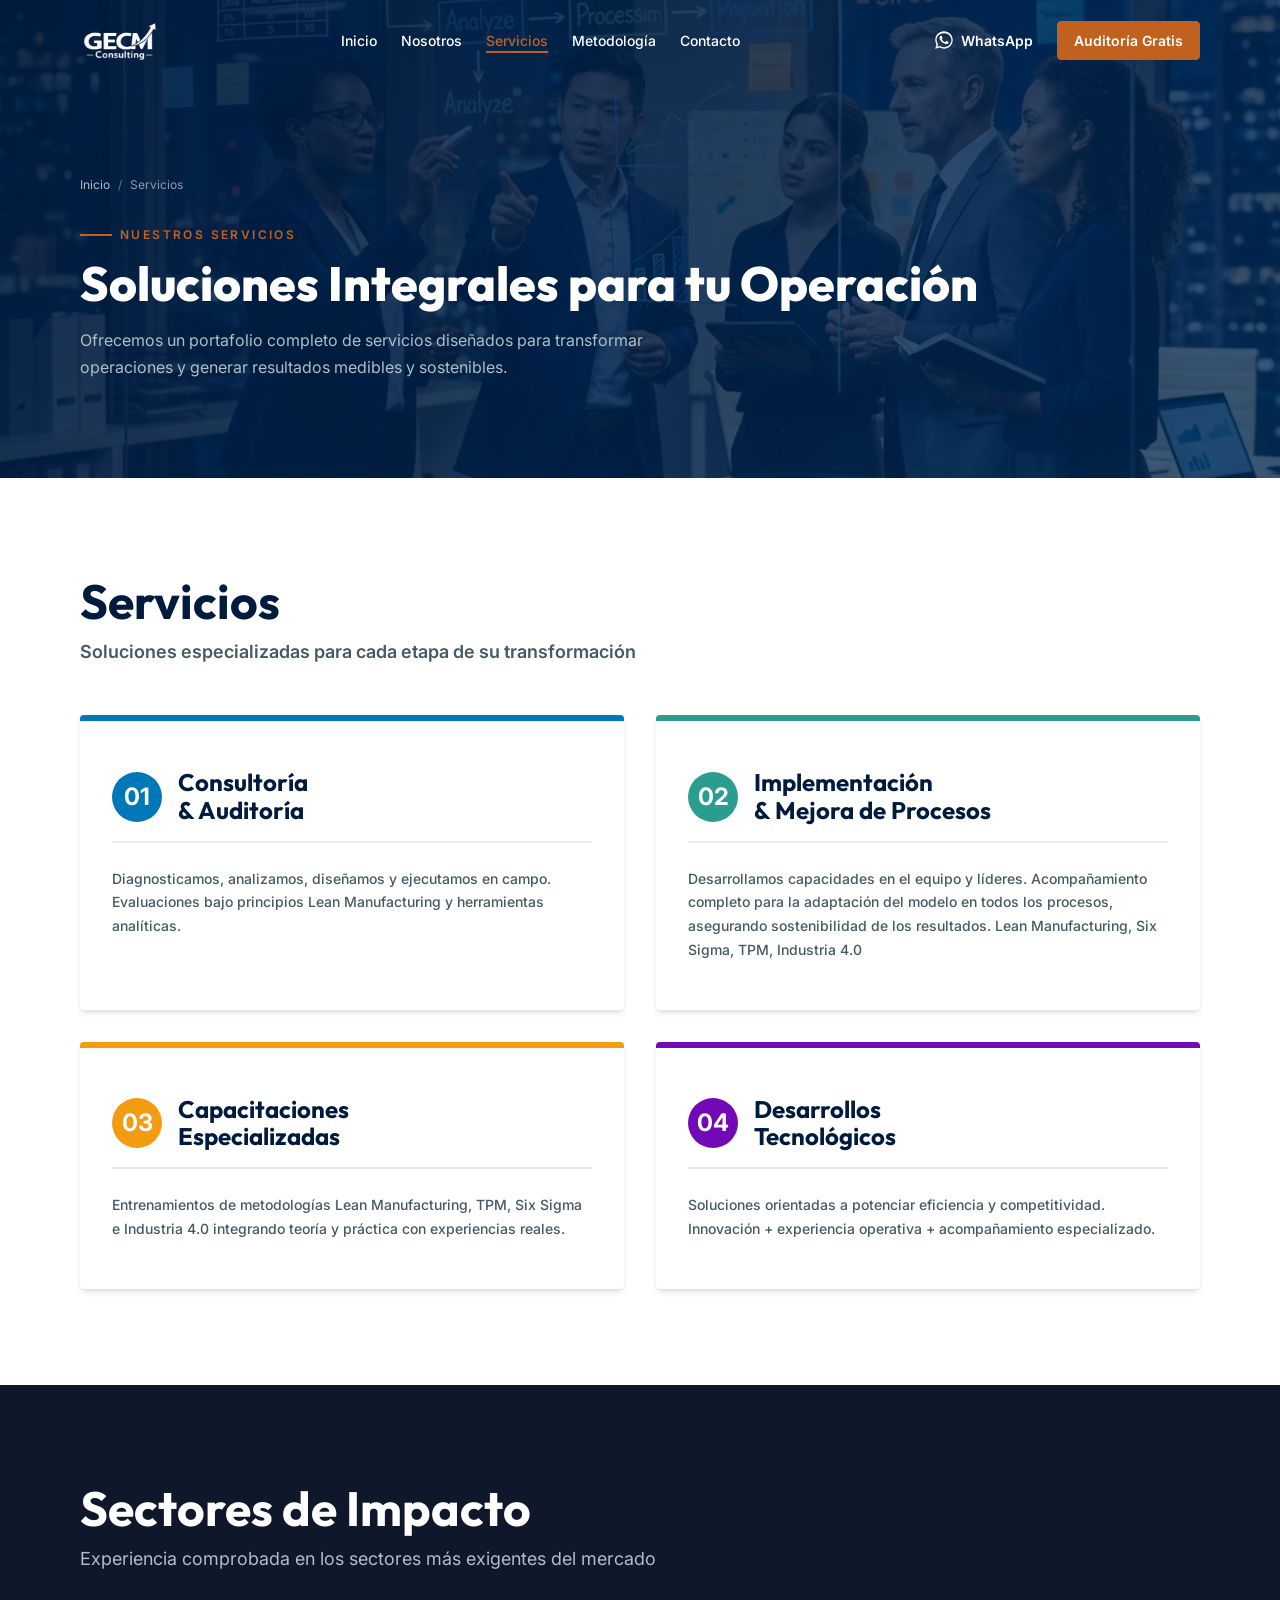
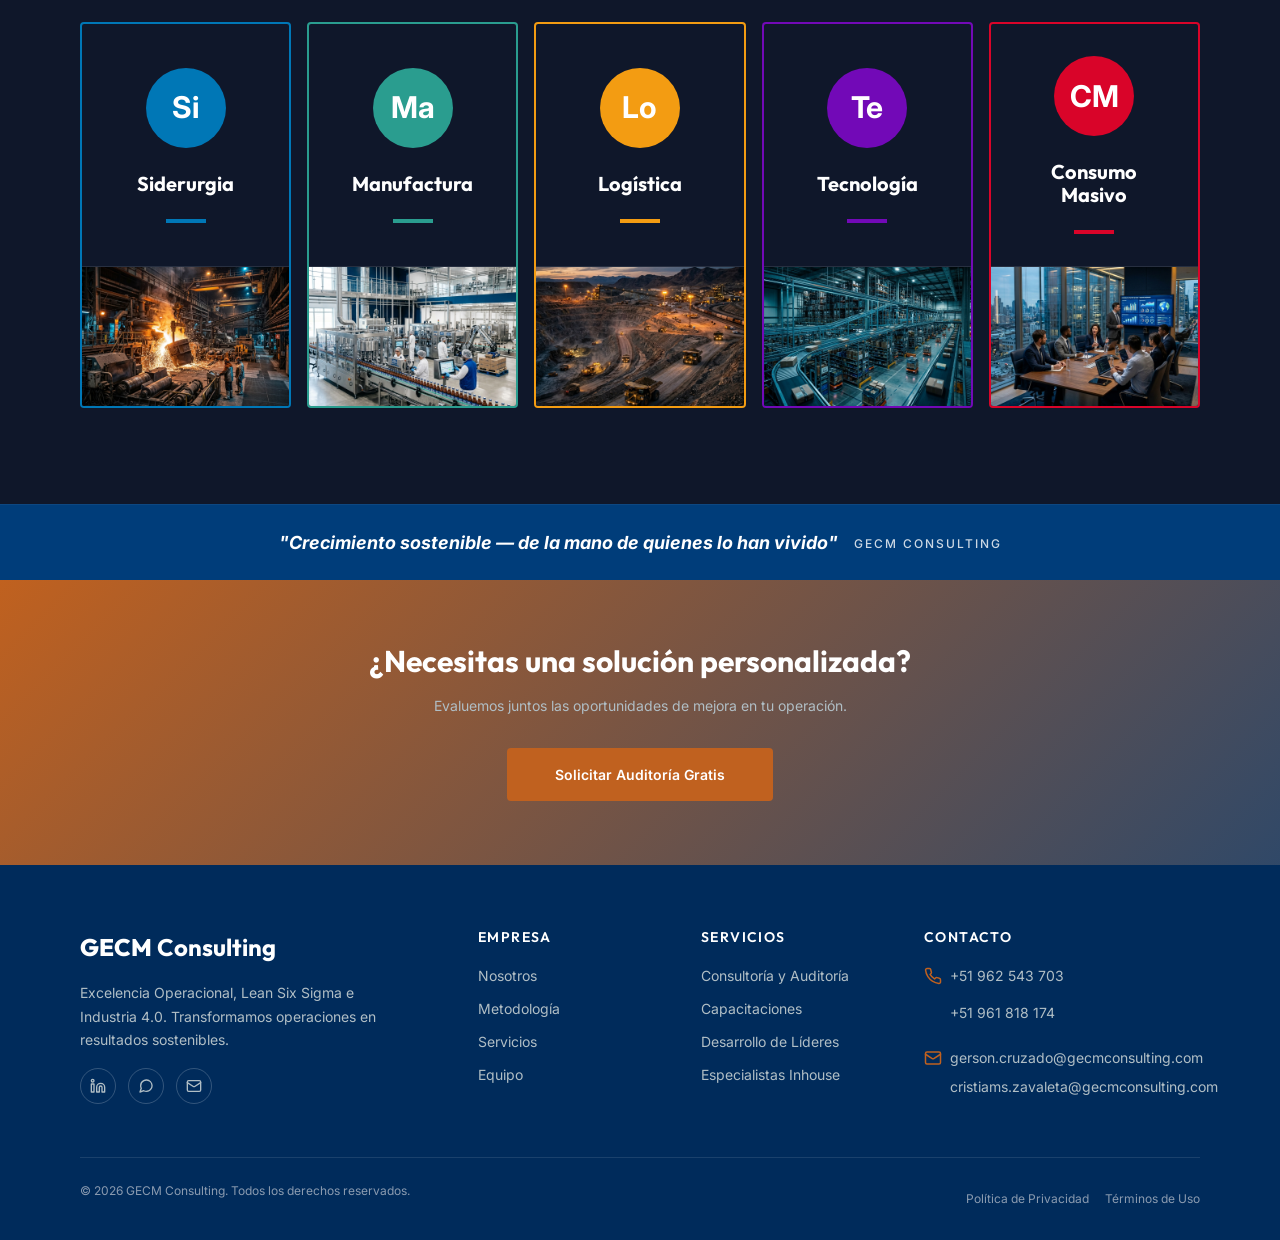
<file: servicios.html>
<!DOCTYPE html>
<html lang="es">
<head>
  <meta charset="UTF-8">
  <meta name="viewport" content="width=device-width, initial-scale=1.0">
  <meta name="description" content="Servicios de GECM Consulting: Consultoría, Auditoría, Capacitaciones, Desarrollo de Líderes y Especialistas Inhouse para la excelencia operacional.">
  <title>Servicios | GECM Consulting</title>
  <link rel="icon" type="image/png" href="assets/images/logo-gecm.png">
  <link rel="preconnect" href="https://fonts.googleapis.com">
  <link rel="preconnect" href="https://fonts.gstatic.com" crossorigin>
  <link href="https://fonts.googleapis.com/css2?family=Inter:wght@400;500;600;700&family=Outfit:wght@600;700;800&display=swap" rel="stylesheet">
  <link rel="stylesheet" href="assets/css/variables.css">
  <link rel="stylesheet" href="assets/css/reset.css">
  <link rel="stylesheet" href="assets/css/header.css">
  <link rel="stylesheet" href="assets/css/sections.css">
  <link rel="stylesheet" href="assets/css/pages.css">
  <link rel="stylesheet" href="assets/css/footer.css">
</head>
<body>
  <div id="header-placeholder"></div>

  <style>
    .servicios-new-grid {
      display: grid;
      grid-template-columns: 1fr;
      gap: var(--space-xl);
    }
    @media (min-width: 768px) {
      .servicios-new-grid { grid-template-columns: repeat(2, 1fr); }
    }

    .sectores-new-grid {
      display: grid;
      grid-template-columns: 1fr;
      gap: var(--space-md);
    }
    @media (min-width: 576px) {
      .sectores-new-grid { grid-template-columns: repeat(2, 1fr); }
    }
    @media (min-width: 992px) {
      .sectores-new-grid { grid-template-columns: repeat(5, 1fr); }
    }

    .sector-card {
      border: 2px solid;
      display: flex;
      flex-direction: column;
      text-align: center;
      height: 100%;
      transition: transform var(--transition-base), box-shadow var(--transition-base);
      overflow: hidden;
      border-radius: var(--radius-sm);
    }
    .sector-card:hover {
      transform: translateY(-8px) scale(1.02);
      box-shadow: 0 16px 32px rgba(0,0,0,0.4);
      z-index: 1;
    }
    .sector-card__content {
      padding: var(--space-xl) var(--space-md);
      flex-grow: 1;
      display: flex;
      flex-direction: column;
      align-items: center;
      justify-content: center;
      gap: var(--space-lg);
    }
    .sector-card__circle {
      width: 80px;
      height: 80px;
      border-radius: 50%;
      color: white;
      display: flex;
      align-items: center;
      justify-content: center;
      font-size: var(--fs-2xl);
      font-weight: var(--fw-bold);
    }
    .sector-card__line {
      width: 40px;
      height: 4px;
    }
    .sector-card__img-container {
      height: 140px;
      width: 100%;
      border-top: 1px solid rgba(255,255,255,0.1);
    }
    .sector-card__img-container img {
      width: 100%;
      height: 100%;
      object-fit: cover;
    }
    
    .servicio-new-card {
      background: var(--color-white);
      border-radius: var(--radius-sm);
      padding: var(--space-2xl) var(--space-xl);
      box-shadow: var(--shadow-md);
      border-top: 6px solid;
      display: flex;
      flex-direction: column;
      gap: var(--space-lg);
      transition: transform var(--transition-base), box-shadow var(--transition-base);
    }
    .servicio-new-card:hover {
      transform: translateY(-8px) scale(1.02);
      box-shadow: var(--shadow-2xl);
      z-index: 1;
    }
    .servicio-new-card__header {
      display: flex;
      align-items: center;
      gap: var(--space-md);
      border-bottom: 2px solid var(--color-gray-100);
      padding-bottom: var(--space-md);
    }
    .servicio-new-card__number {
      width: 50px;
      height: 50px;
      border-radius: 50%;
      color: white;
      display: flex;
      align-items: center;
      justify-content: center;
      font-size: var(--fs-xl);
      font-weight: var(--fw-bold);
      flex-shrink: 0;
    }
    .servicio-new-card__title {
      font-family: var(--font-heading);
      font-size: var(--fs-xl);
      font-weight: var(--fw-bold);
      color: var(--color-primary-dark);
      line-height: var(--lh-tight);
      text-align: left;
    }
    .servicio-new-card__text {
      font-size: var(--fs-sm);
      color: var(--color-gray-600);
      line-height: var(--lh-relaxed);
      font-weight: var(--fw-medium);
    }
  </style>

  <!-- Page Hero -->
  <section class="page-hero">
    <div class="page-hero__background" style="background-image: url('assets/images/servicios-hero-bg.png');"></div>
    <div class="page-hero__overlay"></div>
    <div class="page-hero__content">
      <div class="page-hero__breadcrumb">
        <a href="/">Inicio</a>
        <span class="page-hero__breadcrumb-sep">/</span>
        <span>Servicios</span>
      </div>
      <div class="page-hero__label"><span class="page-hero__label-line"></span> Nuestros Servicios</div>
      <h1 class="page-hero__title">Soluciones Integrales para tu Operación</h1>
      <p class="page-hero__description">Ofrecemos un portafolio completo de servicios diseñados para transformar operaciones y generar resultados medibles y sostenibles.</p>
    </div>
  </section>

  <!-- Servicios -->
  <section class="section section--white" id="servicios-grid">
    <div class="content-block__inner">
      <div class="section__header" data-anim="fade-up" style="text-align: left; margin-bottom: var(--space-2xl);">
        <h1 class="section__title" style="font-size: var(--fs-4xl); color: var(--color-primary-dark); margin-bottom: var(--space-xs);">Servicios</h1>
        <p class="section__subtitle" style="margin: 0; color: var(--color-gray-600); font-size: var(--fs-md); max-width: none; font-weight: var(--fw-semibold);">Soluciones especializadas para cada etapa de su transformación</p>
      </div>
      <div class="servicios-new-grid">
        <!-- Card 1 -->
        <div class="servicio-new-card" style="border-top-color: #0077b6;" data-anim="fade-up" data-anim-delay="1">
          <div class="servicio-new-card__header">
            <div class="servicio-new-card__number" style="background: #0077b6;">01</div>
            <h3 class="servicio-new-card__title">Consultoría<br>& Auditoría</h3>
          </div>
          <p class="servicio-new-card__text">Diagnosticamos, analizamos, diseñamos y ejecutamos en campo. Evaluaciones bajo principios Lean Manufacturing y herramientas analíticas.</p>
        </div>
        <!-- Card 2 -->
        <div class="servicio-new-card" style="border-top-color: #2a9d8f;" data-anim="fade-up" data-anim-delay="2">
          <div class="servicio-new-card__header">
            <div class="servicio-new-card__number" style="background: #2a9d8f;">02</div>
            <h3 class="servicio-new-card__title">Implementación<br>& Mejora de Procesos</h3>
          </div>
          <p class="servicio-new-card__text">Desarrollamos capacidades en el equipo y líderes. Acompañamiento completo para la adaptación del modelo en todos los procesos, asegurando sostenibilidad de los resultados. Lean Manufacturing, Six Sigma, TPM, Industria 4.0</p>
        </div>
        <!-- Card 3 -->
        <div class="servicio-new-card" style="border-top-color: #f39c12;" data-anim="fade-up" data-anim-delay="3">
          <div class="servicio-new-card__header">
            <div class="servicio-new-card__number" style="background: #f39c12;">03</div>
            <h3 class="servicio-new-card__title">Capacitaciones<br>Especializadas</h3>
          </div>
          <p class="servicio-new-card__text">Entrenamientos de metodologías Lean Manufacturing, TPM, Six Sigma e Industria 4.0 integrando teoría y práctica con experiencias reales.</p>
        </div>
        <!-- Card 4 -->
        <div class="servicio-new-card" style="border-top-color: #7209b7;" data-anim="fade-up" data-anim-delay="4">
          <div class="servicio-new-card__header">
            <div class="servicio-new-card__number" style="background: #7209b7;">04</div>
            <h3 class="servicio-new-card__title">Desarrollos<br>Tecnológicos</h3>
          </div>
          <p class="servicio-new-card__text">Soluciones orientadas a potenciar eficiencia y competitividad. Innovación + experiencia operativa + acompañamiento especializado.</p>
        </div>
      </div>
    </div>
  </section>

  <!-- Sectores de Impacto -->
  <section class="section" id="sectores-impacto" style="background-color: #0f172a; padding-bottom: 0;">
    <div class="content-block__inner" style="padding-bottom: var(--space-4xl);">
      <div class="section__header" data-anim="fade-up" style="text-align: left; margin-bottom: var(--space-2xl);">
        <h2 class="section__title" style="font-size: var(--fs-4xl); color: white; margin-bottom: var(--space-xs);">Sectores de Impacto</h2>
        <p class="section__subtitle" style="margin: 0; color: var(--color-gray-300); font-size: var(--fs-md); max-width: none;">Experiencia comprobada en los sectores más exigentes del mercado</p>
      </div>
      <div class="sectores-new-grid">
        <!-- Sector 1 -->
        <div class="sector-card" style="border-color: #0077b6;" data-anim="fade-up" data-anim-delay="1">
          <div class="sector-card__content">
            <div class="sector-card__circle" style="background: #0077b6;">Si</div>
            <h3 style="font-family: var(--font-heading); font-size: var(--fs-lg); font-weight: var(--fw-bold); color: white;">Siderurgia</h3>
            <div class="sector-card__line" style="background-color: #0077b6;"></div>
          </div>
          <div class="sector-card__img-container">
            <img src="assets/images/sectores-1.png" alt="Siderurgia">
          </div>
        </div>

        <!-- Sector 2 -->
        <div class="sector-card" style="border-color: #2a9d8f;" data-anim="fade-up" data-anim-delay="2">
          <div class="sector-card__content">
            <div class="sector-card__circle" style="background: #2a9d8f;">Ma</div>
            <h3 style="font-family: var(--font-heading); font-size: var(--fs-lg); font-weight: var(--fw-bold); color: white;">Manufactura</h3>
            <div class="sector-card__line" style="background-color: #2a9d8f;"></div>
          </div>
          <div class="sector-card__img-container">
            <img src="assets/images/sectores-2.png" alt="Manufactura">
          </div>
        </div>

        <!-- Sector 3 -->
        <div class="sector-card" style="border-color: #f39c12;" data-anim="fade-up" data-anim-delay="3">
          <div class="sector-card__content">
            <div class="sector-card__circle" style="background: #f39c12;">Lo</div>
            <h3 style="font-family: var(--font-heading); font-size: var(--fs-lg); font-weight: var(--fw-bold); color: white;">Logística</h3>
            <div class="sector-card__line" style="background-color: #f39c12;"></div>
          </div>
          <div class="sector-card__img-container">
            <img src="assets/images/sectores-3.png" alt="Logística">
          </div>
        </div>

        <!-- Sector 4 -->
        <div class="sector-card" style="border-color: #7209b7;" data-anim="fade-up" data-anim-delay="4">
          <div class="sector-card__content">
            <div class="sector-card__circle" style="background: #7209b7;">Te</div>
            <h3 style="font-family: var(--font-heading); font-size: var(--fs-lg); font-weight: var(--fw-bold); color: white;">Tecnología</h3>
            <div class="sector-card__line" style="background-color: #7209b7;"></div>
          </div>
          <div class="sector-card__img-container">
            <img src="assets/images/sectores-4.png" alt="Tecnología">
          </div>
        </div>

        <!-- Sector 5 -->
        <div class="sector-card" style="border-color: #d90429;" data-anim="fade-up" data-anim-delay="5">
          <div class="sector-card__content">
            <div class="sector-card__circle" style="background: #d90429;">CM</div>
            <h3 style="font-family: var(--font-heading); font-size: var(--fs-lg); font-weight: var(--fw-bold); color: white;">Consumo<br>Masivo</h3>
            <div class="sector-card__line" style="background-color: #d90429;"></div>
          </div>
          <div class="sector-card__img-container">
            <img src="assets/images/sectores-5.png" alt="Consumo Masivo">
          </div>
        </div>
      </div>
    </div>
    
    <!-- Footer blue bar from second image -->
    <div style="background-color: #003D7A; padding: var(--space-lg); text-align: center; border-top: 1px solid rgba(255,255,255,0.05);">
      <p style="margin: 0; font-size: var(--fs-md); font-style: italic; color: white; font-weight: var(--fw-bold); display: flex; align-items: center; justify-content: center; flex-wrap: wrap; gap: var(--space-md);">
        "Crecimiento sostenible — de la mano de quienes lo han vivido"
        <span style="font-size: var(--fs-xs); letter-spacing: 2px; font-weight: var(--fw-medium); opacity: 0.8; font-style: normal; margin-top: 2px;">GECM CONSULTING</span>
      </p>
    </div>
  </section>

  <!-- CTA -->
  <section class="cta-banner bg-animated-gradient" data-anim="fade-up">
    <div class="container">
      <h2 class="cta-banner__title">¿Necesitas una solución personalizada?</h2>
      <p class="cta-banner__text">Evaluemos juntos las oportunidades de mejora en tu operación.</p>
      <a href="contacto" class="cta-banner__btn">Solicitar Auditoría Gratis</a>
    </div>
  </section>

  <div id="footer-placeholder"></div>
  <script src="assets/js/main.js"></script>
  <script src="assets/js/animations.js"></script>
</body>
</html>
</file>
<file: assets/css/variables.css>
/* ==========================================================================
   GECM Consulting - CSS Variables & Design Tokens
   ========================================================================== */

:root {
  /* ── Brand Colors ── */
  --color-primary: #002B5B;
  --color-primary-dark: #001B3D;
  --color-primary-light: #003D7A;
  --color-accent: #C0611F;
  --color-accent-hover: #A8520F;
  --color-accent-light: #D4772F;

  /* ── Neutrals ── */
  --color-white: #FFFFFF;
  --color-off-white: #F5F7FA;
  --color-gray-100: #E8ECF1;
  --color-gray-200: #D1D9E6;
  --color-gray-300: #B0BEC5;
  --color-gray-400: #8A9BB0;
  --color-gray-500: #607D8B;
  --color-gray-600: #455A64;
  --color-gray-700: #37474F;
  --color-gray-800: #263238;
  --color-gray-900: #1A2530;
  --color-dark: #0D1B2A;

  /* ── Semantic Colors ── */
  --color-success: #2E7D32;
  --color-warning: #F9A825;
  --color-error: #D32F2F;
  --color-info: #1565C0;

  /* ── Typography ── */
  --font-primary: 'Inter', -apple-system, BlinkMacSystemFont, sans-serif;
  --font-heading: 'Outfit', 'Inter', sans-serif;

  --fw-regular: 400;
  --fw-medium: 500;
  --fw-semibold: 600;
  --fw-bold: 700;
  --fw-extrabold: 800;

  /* ── Font Sizes (Mobile First) ── */
  --fs-xs: 0.75rem;     /* 12px */
  --fs-sm: 0.875rem;    /* 14px */
  --fs-base: 1rem;      /* 16px */
  --fs-md: 1.125rem;    /* 18px */
  --fs-lg: 1.25rem;     /* 20px */
  --fs-xl: 1.5rem;      /* 24px */
  --fs-2xl: 1.875rem;   /* 30px */
  --fs-3xl: 2.25rem;    /* 36px */
  --fs-4xl: 3rem;       /* 48px */
  --fs-5xl: 3.75rem;    /* 60px */

  /* ── Line Heights ── */
  --lh-tight: 1.15;
  --lh-snug: 1.3;
  --lh-normal: 1.5;
  --lh-relaxed: 1.7;

  /* ── Letter Spacing ── */
  --ls-tight: -0.02em;
  --ls-normal: 0;
  --ls-wide: 0.05em;
  --ls-wider: 0.1em;
  --ls-widest: 0.2em;

  /* ── Spacing Scale ── */
  --space-2xs: 0.25rem;  /* 4px */
  --space-xs: 0.5rem;    /* 8px */
  --space-sm: 0.75rem;   /* 12px */
  --space-md: 1rem;      /* 16px */
  --space-lg: 1.5rem;    /* 24px */
  --space-xl: 2rem;      /* 32px */
  --space-2xl: 3rem;     /* 48px */
  --space-3xl: 4rem;     /* 64px */
  --space-4xl: 6rem;     /* 96px */
  --space-5xl: 8rem;     /* 128px */

  /* ── Border Radius ── */
  --radius-sm: 4px;
  --radius-md: 8px;
  --radius-lg: 12px;
  --radius-xl: 16px;
  --radius-2xl: 24px;
  --radius-full: 9999px;

  /* ── Shadows ── */
  --shadow-sm: 0 1px 2px rgba(0, 0, 0, 0.05);
  --shadow-md: 0 4px 6px -1px rgba(0, 0, 0, 0.1), 0 2px 4px -2px rgba(0, 0, 0, 0.1);
  --shadow-lg: 0 10px 15px -3px rgba(0, 0, 0, 0.1), 0 4px 6px -4px rgba(0, 0, 0, 0.1);
  --shadow-xl: 0 20px 25px -5px rgba(0, 0, 0, 0.1), 0 8px 10px -6px rgba(0, 0, 0, 0.1);
  --shadow-card: 0 4px 24px rgba(0, 43, 91, 0.08);

  /* ── Transitions ── */
  --transition-fast: 150ms ease;
  --transition-base: 250ms ease;
  --transition-slow: 400ms ease;
  --transition-smooth: 300ms cubic-bezier(0.4, 0, 0.2, 1);

  /* ── Layout ── */
  --container-max: 1200px;
  --container-padding: 1.25rem;
  --header-height: 72px;

  /* ── Z-Index ── */
  --z-dropdown: 100;
  --z-sticky: 200;
  --z-overlay: 300;
  --z-modal: 400;
  --z-header: 500;
}

/* ── Desktop Overrides ── */
@media (min-width: 768px) {
  :root {
    --container-padding: 2rem;
    --header-height: 80px;
  }
}

@media (min-width: 1024px) {
  :root {
    --container-padding: 2.5rem;
  }
}
</file>
<file: assets/css/header.css>
/* ==========================================================================
   GECM Consulting - Header Component (BEM)
   ========================================================================== */

/* ── Block ── */
.header {
  position: fixed;
  top: 0;
  left: 0;
  width: 100%;
  height: var(--header-height);
  z-index: var(--z-header);
  transition: background-color var(--transition-base), box-shadow var(--transition-base);
}

.header--transparent {
  background-color: transparent;
}

.header--solid {
  background-color: var(--color-white);
  box-shadow: var(--shadow-lg);
}

.header__inner {
  display: flex;
  align-items: center;
  justify-content: space-between;
  height: 100%;
  max-width: var(--container-max);
  margin: 0 auto;
  padding: 0 var(--container-padding);
}

/* ── Logo ── */
.header__logo {
  display: flex;
  align-items: center;
  gap: var(--space-xs);
  z-index: calc(var(--z-header) + 1);
}

.header__logo-img {
  height: 40px;
  width: auto;
}

/* Logo visibility toggle: transparent = light, solid = dark */
.header--transparent .header__logo-img--light { display: block; }
.header--transparent .header__logo-img--dark { display: none; }
.header--solid .header__logo-img--light { display: none; }
.header--solid .header__logo-img--dark { display: block; }

/* ── Navigation ── */
.header__nav {
  position: fixed;
  top: 0;
  left: 0;
  width: 100%;
  height: 100vh;
  background-color: var(--color-primary);
  display: flex;
  flex-direction: column;
  align-items: center;
  justify-content: center;
  transform: translateX(100%);
  transition: transform var(--transition-smooth);
  z-index: var(--z-header);
}

.header__nav--open {
  transform: translateX(0);
}

.header__nav-list {
  display: flex;
  flex-direction: column;
  align-items: center;
  gap: var(--space-xl);
}

/* ── Nav Links — Default (transparent header / mobile menu) ── */
.header__nav-link {
  font-family: var(--font-primary);
  font-size: var(--fs-md);
  font-weight: var(--fw-medium);
  color: var(--color-white);
  position: relative;
  transition: color var(--transition-fast);
  letter-spacing: var(--ls-wide);
}

.header__nav-link::after {
  content: '';
  position: absolute;
  bottom: -4px;
  left: 0;
  width: 0;
  height: 2px;
  background-color: var(--color-accent);
  transition: width var(--transition-base);
}

.header__nav-link:hover::after,
.header__nav-link--active::after {
  width: 100%;
}

.header__nav-link--active {
  color: var(--color-accent);
}

/* ── Actions ── */
.header__actions {
  display: none;
}

/* ── Hamburger ── */
.header__hamburger {
  display: flex;
  flex-direction: column;
  gap: 5px;
  width: 28px;
  padding: 4px 0;
  z-index: calc(var(--z-header) + 1);
  cursor: pointer;
  background: none;
  border: none;
}

.header__hamburger-line {
  width: 100%;
  height: 2px;
  background-color: var(--color-white);
  border-radius: 2px;
  transition: transform var(--transition-base), opacity var(--transition-base), background-color var(--transition-base);
}

/* Solid header → hamburger lines turn dark */
.header--solid .header__hamburger-line {
  background-color: var(--color-primary);
}

.header__hamburger--active .header__hamburger-line:nth-child(1) {
  transform: translateY(7px) rotate(45deg);
}

.header__hamburger--active .header__hamburger-line:nth-child(2) {
  opacity: 0;
}

.header__hamburger--active .header__hamburger-line:nth-child(3) {
  transform: translateY(-7px) rotate(-45deg);
}

/* When hamburger is active (menu open), lines stay white regardless of header state */
.header__hamburger--active .header__hamburger-line {
  background-color: var(--color-white);
}

/* ── Desktop ── */
@media (min-width: 768px) {
  .header__nav {
    position: static;
    width: auto;
    height: auto;
    background-color: transparent;
    transform: none;
    flex-direction: row;
  }

  .header__nav-list {
    flex-direction: row;
    gap: var(--space-lg);
  }

  .header__nav-link {
    font-size: var(--fs-sm);
    letter-spacing: var(--ls-normal);
  }

  /* Solid header → nav links turn dark blue */
  .header--solid .header__nav-link {
    color: var(--color-primary);
  }

  .header--solid .header__nav-link:hover {
    color: var(--color-accent);
  }

  .header--solid .header__nav-link--active {
    color: var(--color-accent);
  }

  .header__actions {
    display: flex;
    align-items: center;
    gap: var(--space-sm);
  }

  .header__hamburger {
    display: none;
  }
}

/* ── Action Buttons ── */
.header__btn {
  padding: var(--space-xs) var(--space-md);
  border-radius: var(--radius-sm);
  font-size: var(--fs-sm);
  font-weight: var(--fw-semibold);
  transition: all var(--transition-fast);
  white-space: nowrap;
}

.header__btn--whatsapp {
  color: var(--color-white);
  background: transparent;
  border: none;
  display: inline-flex;
  align-items: center;
  gap: var(--space-xs);
  padding: var(--space-xs) var(--space-sm);
}

.header__btn--whatsapp:hover {
  opacity: 0.85;
}

/* Solid header → WhatsApp turns green */
.header--solid .header__btn--whatsapp {
  color: #25D366;
}

.header__btn-icon {
  width: 18px;
  height: 18px;
}

/* ── Mobile WhatsApp icon ── */
.header__wa-mobile {
  display: flex;
  align-items: center;
  justify-content: center;
  color: var(--color-white);
  z-index: calc(var(--z-header) + 1);
  transition: color var(--transition-fast);
  flex-shrink: 0;
}

.header__wa-mobile svg {
  width: 24px;
  height: 24px;
}

/* Solid header → mobile icon turns green */
.header--solid .header__wa-mobile {
  color: #25D366;
}

/* Hide on desktop */
@media (min-width: 768px) {
  .header__wa-mobile {
    display: none;
  }
}

.header__btn--cta {
  color: var(--color-white);
  background-color: var(--color-accent);
  border: 1.5px solid var(--color-accent);
}

.header__btn--cta:hover {
  background-color: var(--color-accent-hover);
  border-color: var(--color-accent-hover);
}
</file>
<file: assets/css/hero.css>
/* ==========================================================================
   GECM Consulting - Hero Section (BEM)
   ========================================================================== */

.hero {
  position: relative;
  min-height: 100vh;
  display: flex;
  flex-direction: column;
  overflow: hidden;
}

/* ── Background image + overlay ── */
.hero__background {
  position: absolute;
  inset: 0;
  background-image: url('../images/hero-bg.png');
  background-size: cover;
  background-position: center right;
  background-repeat: no-repeat;
  z-index: 0;
}

.hero__overlay {
  position: absolute;
  inset: 0;
  background: linear-gradient(
    105deg,
    rgba(0, 27, 64, 0.93) 0%,
    rgba(0, 43, 91, 0.85) 45%,
    rgba(0, 43, 91, 0.55) 100%
  );
}

/* ── Content wrapper ── */
.hero__content {
  position: relative;
  z-index: 1;
  flex: 1;
  display: flex;
  flex-direction: column;
  justify-content: space-between;
  max-width: var(--container-max);
  width: 100%;
  margin: 0 auto;
  padding: calc(var(--header-height) + var(--space-3xl)) var(--container-padding) 0;
}

/* ── Text block ── */
.hero__body {
  flex: 1;
  display: flex;
  align-items: center;
  padding-bottom: var(--space-3xl);
}

.hero__text {
  max-width: 560px;
}

/* ── Label ── */
.hero__label {
  display: flex;
  align-items: center;
  gap: var(--space-sm);
  font-size: var(--fs-xs);
  font-weight: var(--fw-semibold);
  text-transform: uppercase;
  letter-spacing: var(--ls-widest);
  color: var(--color-accent);
  margin-bottom: var(--space-lg);
}

.hero__label-line {
  width: 32px;
  height: 2px;
  background-color: var(--color-accent);
  flex-shrink: 0;
}

/* ── Title ── */
.hero__title {
  font-family: var(--font-heading);
  font-size: clamp(2.4rem, 5vw, 3.8rem);
  font-weight: var(--fw-extrabold);
  line-height: 1.1;
  margin-bottom: var(--space-lg);
}

.hero__title--white {
  display: block;
  color: var(--color-white);
}

.hero__title--accent {
  display: block;
  color: var(--color-accent);
}

/* ── Description ── */
.hero__description {
  font-size: var(--fs-base);
  color: rgba(255, 255, 255, 0.80);
  line-height: var(--lh-relaxed);
  max-width: 460px;
}

/* ── Pillars bar ── */
.hero__pillars {
  display: grid;
  grid-template-columns: repeat(3, 1fr);
  border-top: 1px solid rgba(255, 255, 255, 0.12);
  background: rgba(0, 20, 55, 0.55);
  backdrop-filter: blur(6px);
  -webkit-backdrop-filter: blur(6px);
}

.hero__pillar {
  display: flex;
  align-items: flex-start;
  gap: var(--space-md);
  padding: var(--space-xl) var(--space-lg);
  border-right: 1px solid rgba(255, 255, 255, 0.10);
  transition: background var(--transition-base);
}

.hero__pillar:last-child {
  border-right: none;
}

.hero__pillar:hover {
  background: rgba(255, 255, 255, 0.05);
}

.hero__pillar-icon {
  flex-shrink: 0;
  width: 28px;
  height: 28px;
  color: var(--color-accent);
  margin-top: 2px;
}

.hero__pillar-title {
  font-family: var(--font-heading);
  font-size: var(--fs-sm);
  font-weight: var(--fw-bold);
  color: var(--color-accent);
  text-transform: uppercase;
  letter-spacing: var(--ls-wider);
  margin-bottom: var(--space-2xs);
}

.hero__pillar-text {
  font-size: var(--fs-xs);
  color: rgba(255, 255, 255, 0.72);
  line-height: var(--lh-relaxed);
}

/* ── Mobile ── */
@media (max-width: 767px) {
  .hero {
    min-height: 100svh;
  }

  .hero__background {
    background-position: 70% center;
  }

  .hero__overlay {
    background: linear-gradient(
      180deg,
      rgba(0, 27, 64, 0.95) 0%,
      rgba(0, 43, 91, 0.88) 60%,
      rgba(0, 27, 64, 0.96) 100%
    );
  }

  .hero__content {
    padding-top: calc(var(--header-height) + var(--space-2xl));
  }

  .hero__body {
    padding-bottom: var(--space-2xl);
  }

  .hero__description {
    font-size: var(--fs-sm);
    max-width: 100%;
  }

  /* Stack pillars vertically on mobile */
  .hero__pillars {
    grid-template-columns: 1fr;
  }

  .hero__pillar {
    border-right: none;
    border-bottom: 1px solid rgba(255, 255, 255, 0.10);
    padding: var(--space-lg) var(--space-md);
  }

  .hero__pillar:last-child {
    border-bottom: none;
  }
}

/* ── Tablet ── */
@media (min-width: 768px) and (max-width: 1023px) {
  .hero__title {
    font-size: clamp(2.2rem, 4.5vw, 3.2rem);
  }

  .hero__pillar {
    padding: var(--space-lg) var(--space-md);
  }
}

/* ── Desktop large ── */
@media (min-width: 1024px) {
  .hero__content {
    padding-top: calc(var(--header-height) + var(--space-4xl));
  }

  .hero__pillar {
    padding: var(--space-xl);
  }

  .hero__pillar-icon {
    width: 32px;
    height: 32px;
  }

  .hero__pillar-title {
    font-size: var(--fs-base);
  }

  .hero__pillar-text {
    font-size: var(--fs-sm);
  }
}
</file>
<file: assets/css/sections.css>
/* ==========================================================================
   GECM Consulting - Sections Styles (BEM)
   ========================================================================== */

/* ══════════════════════════════════════════════════════════════════
   SECTION BASE
   ══════════════════════════════════════════════════════════════════ */
.section {
  padding: var(--space-3xl) 0;
}

.section--dark {
  background-color: var(--color-primary);
  color: var(--color-white);
}

.section--light {
  background-color: var(--color-off-white);
}

.section--white {
  background-color: var(--color-white);
}

.section__header {
  text-align: center;
  margin-bottom: var(--space-2xl);
}

.section__label {
  display: inline-flex;
  align-items: center;
  gap: var(--space-xs);
  font-size: var(--fs-xs);
  font-weight: var(--fw-semibold);
  text-transform: uppercase;
  letter-spacing: var(--ls-widest);
  color: var(--color-accent);
  margin-bottom: var(--space-sm);
}

.section__label-line {
  width: 24px;
  height: 2px;
  background-color: var(--color-accent);
}

.section__title {
  font-family: var(--font-heading);
  font-size: var(--fs-2xl);
  font-weight: var(--fw-bold);
  line-height: var(--lh-tight);
  margin-bottom: var(--space-md);
}

.section--dark .section__title { color: var(--color-white); }

.section__subtitle {
  font-size: var(--fs-sm);
  color: var(--color-gray-500);
  max-width: 600px;
  margin: 0 auto;
  line-height: var(--lh-relaxed);
}

.section--dark .section__subtitle { color: var(--color-gray-300); }

@media (min-width: 768px) {
  .section { padding: var(--space-4xl) 0; }
  .section__title { font-size: var(--fs-3xl); }
}

/* ══════════════════════════════════════════════════════════════════
   SERVICES TABS
   ══════════════════════════════════════════════════════════════════ */
.services-tabs {
  display: flex;
  justify-content: center;
  gap: var(--space-xs);
  margin-bottom: var(--space-2xl);
  flex-wrap: wrap;
}

.services-tabs__btn {
  padding: var(--space-xs) var(--space-md);
  border-radius: var(--radius-full);
  font-size: var(--fs-xs);
  font-weight: var(--fw-medium);
  color: var(--color-gray-500);
  background-color: var(--color-gray-100);
  border: 1px solid transparent;
  transition: all var(--transition-fast);
  white-space: nowrap;
}

.services-tabs__btn:hover {
  color: var(--color-primary);
  border-color: var(--color-gray-200);
}

.services-tabs__btn--active {
  color: var(--color-white);
  background-color: var(--color-primary);
}


/* ══════════════════════════════════════════════════════════════════
   PURPOSE / PROPÓSITO
   ══════════════════════════════════════════════════════════════════ */
.purpose {
  position: relative;
  overflow: hidden;
}

.purpose__quote {
  position: relative;
  background: var(--color-off-white);
  border-left: 4px solid var(--color-accent);
  border-radius: 0 var(--radius-lg) var(--radius-lg) 0;
  padding: var(--space-xl);
  margin-bottom: var(--space-xl);
}

.purpose__quote-icon {
  color: var(--color-accent);
  opacity: 0.3;
  font-size: var(--fs-4xl);
  font-family: Georgia, serif;
  line-height: 1;
  margin-bottom: var(--space-xs);
}

.purpose__quote-text {
  font-size: var(--fs-base);
  font-style: italic;
  color: var(--color-gray-700);
  line-height: var(--lh-relaxed);
}

.purpose__description {
  font-size: var(--fs-sm);
  color: var(--color-gray-600);
  line-height: var(--lh-relaxed);
}

@media (min-width: 768px) {
  .purpose__quote { padding: var(--space-2xl); }
  .purpose__quote-text { font-size: var(--fs-md); }
}

/* ══════════════════════════════════════════════════════════════════
   METHODOLOGY
   ══════════════════════════════════════════════════════════════════ */
.methodology__grid {
  display: grid;
  grid-template-columns: 1fr;
  gap: var(--space-lg);
}

.methodology__step {
  display: flex;
  gap: var(--space-md);
  padding: var(--space-lg);
  background: var(--color-white);
  border-radius: var(--radius-lg);
  border: 1px solid var(--color-gray-100);
  transition: all var(--transition-base);
}

.methodology__step:hover {
  border-color: var(--color-accent);
  box-shadow: var(--shadow-card);
  transform: translateY(-2px);
}

.methodology__step-number {
  flex-shrink: 0;
  width: 40px;
  height: 40px;
  border-radius: var(--radius-full);
  background: linear-gradient(135deg, var(--color-primary), var(--color-primary-light));
  color: var(--color-white);
  font-family: var(--font-heading);
  font-size: var(--fs-sm);
  font-weight: var(--fw-bold);
  display: flex;
  align-items: center;
  justify-content: center;
}

.methodology__step-content { flex: 1; }

.methodology__step-title {
  font-family: var(--font-heading);
  font-size: var(--fs-base);
  font-weight: var(--fw-semibold);
  color: var(--color-primary);
  margin-bottom: var(--space-2xs);
}

.methodology__step-icon {
  width: 20px;
  height: 20px;
  color: var(--color-accent);
  margin-bottom: var(--space-xs);
}

.methodology__step-text {
  font-size: var(--fs-sm);
  color: var(--color-gray-600);
  line-height: var(--lh-relaxed);
}

.methodology__insight {
  margin-top: var(--space-xl);
  text-align: center;
  font-size: var(--fs-sm);
  font-style: italic;
  color: var(--color-gray-500);
  padding: var(--space-lg);
  background: var(--color-off-white);
  border-radius: var(--radius-lg);
}

@media (min-width: 768px) {
  .methodology__grid {
    grid-template-columns: 1fr 1fr;
  }
}

/* ══════════════════════════════════════════════════════════════════
   SERVICES
   ══════════════════════════════════════════════════════════════════ */
.services__grid {
  display: grid;
  grid-template-columns: 1fr;
  gap: var(--space-lg);
}

.service-card {
  position: relative;
  background: rgba(255,255,255,.05);
  border: 1px solid rgba(255,255,255,.1);
  border-radius: var(--radius-lg);
  padding: var(--space-xl);
  transition: all var(--transition-base);
}

.service-card:hover {
  background: rgba(255,255,255,.08);
  border-color: var(--color-accent);
  transform: translateY(-4px);
  box-shadow: 0 8px 32px rgba(0,0,0,.2);
}

.service-card__icon {
  width: 48px;
  height: 48px;
  border-radius: var(--radius-md);
  background: linear-gradient(135deg, var(--color-accent), var(--color-accent-light));
  display: flex;
  align-items: center;
  justify-content: center;
  margin-bottom: var(--space-md);
  color: var(--color-white);
}

.service-card__icon svg {
  width: 24px;
  height: 24px;
}

.service-card__title {
  font-family: var(--font-heading);
  font-size: var(--fs-base);
  font-weight: var(--fw-semibold);
  color: var(--color-white);
  margin-bottom: var(--space-xs);
}

.service-card__text {
  font-size: var(--fs-sm);
  color: var(--color-gray-300);
  line-height: var(--lh-relaxed);
}

@media (min-width: 768px) {
  .services__grid { grid-template-columns: repeat(2, 1fr); }
}

@media (min-width: 1024px) {
  .services__grid { grid-template-columns: repeat(3, 1fr); }
}

/* ══════════════════════════════════════════════════════════════════
   DIFFERENTIAL
   ══════════════════════════════════════════════════════════════════ */
.differential {
  background: linear-gradient(135deg, var(--color-off-white) 0%, var(--color-white) 100%);
}

.differential__content {
  display: flex;
  flex-direction: column;
  gap: var(--space-2xl);
}

.differential__text { max-width: 600px; }

.differential__highlight {
  font-size: var(--fs-md);
  font-weight: var(--fw-semibold);
  color: var(--color-primary);
  margin-bottom: var(--space-lg);
}

.differential__list {
  display: flex;
  flex-direction: column;
  gap: var(--space-md);
}

.differential__item {
  display: flex;
  align-items: flex-start;
  gap: var(--space-sm);
  font-size: var(--fs-sm);
  color: var(--color-gray-700);
  line-height: var(--lh-relaxed);
}

.differential__item-icon {
  flex-shrink: 0;
  width: 20px;
  height: 20px;
  color: var(--color-accent);
  margin-top: 2px;
}

@media (min-width: 768px) {
  .differential__content {
    flex-direction: row;
    align-items: center;
  }
}

/* ══════════════════════════════════════════════════════════════════
   CONTACT / CTA
   ══════════════════════════════════════════════════════════════════ */
.contact {
  background: var(--color-primary);
  text-align: center;
}

.contact__title {
  font-family: var(--font-heading);
  font-size: var(--fs-2xl);
  font-weight: var(--fw-bold);
  color: var(--color-white);
  margin-bottom: var(--space-md);
}

.contact__subtitle {
  font-size: var(--fs-sm);
  color: var(--color-gray-300);
  margin-bottom: var(--space-xl);
  max-width: 500px;
  margin-left: auto;
  margin-right: auto;
  line-height: var(--lh-relaxed);
}

.contact__actions {
  display: flex;
  flex-direction: column;
  gap: var(--space-md);
  align-items: center;
}

.contact__btn {
  display: inline-flex;
  align-items: center;
  justify-content: center;
  gap: var(--space-xs);
  padding: var(--space-md) var(--space-2xl);
  border-radius: var(--radius-sm);
  font-size: var(--fs-sm);
  font-weight: var(--fw-semibold);
  transition: all var(--transition-base);
  white-space: nowrap;
  min-width: 220px;
}

.contact__btn--primary {
  background-color: var(--color-accent);
  color: var(--color-white);
  border: 2px solid var(--color-accent);
}

.contact__btn--primary:hover {
  background-color: var(--color-accent-hover);
  border-color: var(--color-accent-hover);
  transform: translateY(-2px);
  box-shadow: 0 4px 16px rgba(192,97,31,.4);
}

.contact__btn--secondary {
  background: transparent;
  color: var(--color-white);
  border: 2px solid rgba(255,255,255,.3);
}

.contact__btn--secondary:hover {
  border-color: var(--color-white);
  background: rgba(255,255,255,.05);
}

.contact__btn-icon {
  width: 18px;
  height: 18px;
}

.contact__info {
  margin-top: var(--space-2xl);
  display: flex;
  flex-direction: column;
  gap: var(--space-md);
}

.contact__info-item {
  display: flex;
  align-items: center;
  justify-content: center;
  gap: var(--space-xs);
  font-size: var(--fs-sm);
  color: var(--color-gray-300);
}

.contact__info-icon {
  width: 16px;
  height: 16px;
  color: var(--color-accent);
}

@media (min-width: 768px) {
  .contact__title { font-size: var(--fs-3xl); }
  .contact__actions {
    flex-direction: row;
    justify-content: center;
  }
  .contact__info {
    flex-direction: row;
    justify-content: center;
    gap: var(--space-2xl);
  }
}

/* ══════════════════════════════════════════════════════════════════
   TEAM
   ══════════════════════════════════════════════════════════════════ */
.team__grid {
  display: grid;
  grid-template-columns: 1fr;
  gap: var(--space-xl);
}

.team-card {
  background: var(--color-white);
  border-radius: var(--radius-lg);
  border: 1px solid var(--color-gray-100);
  overflow: hidden;
  transition: all var(--transition-base);
}

.team-card:hover {
  box-shadow: var(--shadow-xl);
  transform: translateY(-4px);
}

.team-card__header {
  background: linear-gradient(135deg, var(--color-primary), var(--color-primary-light));
  padding: var(--space-xl);
  display: flex;
  align-items: center;
  justify-content: center;
  min-height: 280px;
}

.team-card__photo {
  width: 220px;
  height: 260px;
  object-fit: cover;
  object-position: top center;
  border-radius: var(--radius-md);
  border: 3px solid rgba(255,255,255,.2);
}

.team-card__body {
  padding: var(--space-xl);
}

.team-card__name-body {
  font-family: var(--font-heading);
  font-size: var(--fs-lg);
  font-weight: var(--fw-bold);
  color: var(--color-primary);
  margin-bottom: var(--space-2xs);
}

.team-card__role-body {
  font-size: var(--fs-xs);
  color: var(--color-accent);
  text-transform: uppercase;
  letter-spacing: var(--ls-wider);
  font-weight: var(--fw-semibold);
  margin-bottom: var(--space-md);
}

.team-card__bio {
  font-size: var(--fs-sm);
  color: var(--color-gray-600);
  line-height: var(--lh-relaxed);
  margin-bottom: var(--space-sm);
}

.team-card__bio:last-of-type {
  margin-bottom: 0;
}

.team-card__tags {
  display: flex;
  flex-wrap: wrap;
  gap: var(--space-xs);
  margin-top: var(--space-md);
}

.team-card__tag {
  padding: var(--space-2xs) var(--space-sm);
  border-radius: var(--radius-full);
  font-size: var(--fs-xs);
  background-color: var(--color-off-white);
  color: var(--color-primary);
  font-weight: var(--fw-medium);
}

.team-card__link {
  display: inline-flex;
  align-items: center;
  gap: var(--space-xs);
  color: var(--color-accent);
  font-size: var(--fs-sm);
  font-weight: var(--fw-semibold);
  margin-top: var(--space-md);
  transition: all var(--transition-fast);
}

.team-card__link:hover {
  gap: var(--space-sm);
  color: var(--color-accent-hover, #a65118); /* Fallback in case accent-hover is not defined */
}

.team-card__link-icon {
  width: 16px;
  height: 16px;
  transition: transform var(--transition-fast);
}

.team-card__link:hover .team-card__link-icon {
  transform: translateX(4px);
}

@media (min-width: 768px) {
  .team__grid { grid-template-columns: repeat(2, 1fr); }
  .team-card__photo {
    width: 240px;
    height: 300px;
  }
}

/* ══════════════════════════════════════════════════════════════════
   INDUSTRIES
   ══════════════════════════════════════════════════════════════════ */
.industries__grid {
  display: grid;
  grid-template-columns: repeat(2, 1fr);
  gap: var(--space-md);
}

.industry-card {
  display: flex;
  flex-direction: column;
  align-items: center;
  gap: var(--space-sm);
  padding: var(--space-lg);
  background: var(--color-white);
  border-radius: var(--radius-lg);
  border: 1px solid var(--color-gray-100);
  text-align: center;
  transition: all var(--transition-base);
}

.industry-card:hover {
  border-color: var(--color-accent);
  box-shadow: var(--shadow-card);
  transform: translateY(-2px);
}

.industry-card__icon {
  width: 40px;
  height: 40px;
  color: var(--color-accent);
}

.industry-card__name {
  font-size: var(--fs-sm);
  font-weight: var(--fw-semibold);
  color: var(--color-primary);
}

@media (min-width: 768px) {
  .industries__grid { grid-template-columns: repeat(3, 1fr); }
}

@media (min-width: 1024px) {
  .industries__grid { grid-template-columns: repeat(5, 1fr); }
}

/* ══════════════════════════════════════════════════════════════════
   RESULTS
   ══════════════════════════════════════════════════════════════════ */
.results__grid {
  display: grid;
  grid-template-columns: 1fr;
  gap: var(--space-md);
}

.result-card {
  display: flex;
  align-items: flex-start;
  gap: var(--space-md);
  padding: var(--space-lg);
  background: rgba(255,255,255,.05);
  border-radius: var(--radius-lg);
  border: 1px solid rgba(255,255,255,.08);
}

.result-card__icon {
  flex-shrink: 0;
  width: 36px;
  height: 36px;
  border-radius: var(--radius-full);
  background: rgba(192,97,31,.15);
  display: flex;
  align-items: center;
  justify-content: center;
  color: var(--color-accent);
}

.result-card__icon svg { width: 18px; height: 18px; }

.result-card__text {
  font-size: var(--fs-sm);
  color: var(--color-gray-300);
  line-height: var(--lh-relaxed);
}

.result-card__text strong {
  color: var(--color-white);
  font-weight: var(--fw-semibold);
}

@media (min-width: 768px) {
  .results__grid { grid-template-columns: repeat(2, 1fr); }
}

@media (min-width: 1024px) {
  .results__grid { grid-template-columns: repeat(3, 1fr); }
}
</file>
<file: assets/css/pages.css>
/* ==========================================================================
   GECM Consulting - Internal Pages Styles (BEM)
   ========================================================================== */

/* ── Page Hero (smaller than home hero) ── */
.page-hero {
  position: relative;
  padding: calc(var(--header-height) + var(--space-3xl)) 0 var(--space-3xl);
  background: var(--color-primary);
  overflow: hidden;
}

.page-hero__background {
  position: absolute;
  inset: 0;
  background-size: cover;
  background-position: center;
  background-repeat: no-repeat;
  z-index: 0;
}

.page-hero__overlay {
  position: absolute;
  inset: 0;
  background: linear-gradient(135deg, rgba(0,27,64,.90) 0%, rgba(0,43,91,.75) 100%);
  z-index: 1;
}

.page-hero__content {
  position: relative;
  z-index: 2;
  max-width: var(--container-max);
  margin: 0 auto;
  padding: 0 var(--container-padding);
}

.page-hero__breadcrumb {
  display: flex;
  align-items: center;
  gap: var(--space-xs);
  margin-bottom: var(--space-lg);
  font-size: var(--fs-xs);
  color: var(--color-gray-400);
}

.page-hero__breadcrumb a {
  color: var(--color-gray-300);
  transition: color var(--transition-fast);
}

.page-hero__breadcrumb a:hover { color: var(--color-accent); }

.page-hero__breadcrumb-sep { color: var(--color-gray-500); }

.page-hero__label {
  display: inline-flex;
  align-items: center;
  gap: var(--space-xs);
  font-size: var(--fs-xs);
  font-weight: var(--fw-semibold);
  text-transform: uppercase;
  letter-spacing: var(--ls-widest);
  color: var(--color-accent);
  margin-bottom: var(--space-sm);
}

.page-hero__label-line {
  width: 32px;
  height: 2px;
  background: var(--color-accent);
}

.page-hero__title {
  font-family: var(--font-heading);
  font-size: var(--fs-3xl);
  font-weight: var(--fw-extrabold);
  color: var(--color-white);
  line-height: var(--lh-tight);
  margin-bottom: var(--space-md);
}

.page-hero__description {
  font-size: var(--fs-base);
  color: var(--color-gray-300);
  line-height: var(--lh-relaxed);
  max-width: 640px;
}

@media (min-width: 768px) {
  .page-hero { padding: calc(var(--header-height) + var(--space-4xl)) 0 var(--space-4xl); }
  .page-hero__title { font-size: var(--fs-4xl); }
}

/* ── Content Blocks ── */
.content-block {
  padding: var(--space-3xl) 0;
}

.content-block--alt { background: var(--color-off-white); }
.content-block--dark { background: var(--color-primary); color: var(--color-white); }

.content-block__inner {
  max-width: var(--container-max);
  margin: 0 auto;
  padding: 0 var(--container-padding);
}

.content-block__header {
  margin-bottom: var(--space-2xl);
}

.content-block__label {
  display: inline-flex;
  align-items: center;
  gap: var(--space-xs);
  font-size: var(--fs-xs);
  font-weight: var(--fw-semibold);
  text-transform: uppercase;
  letter-spacing: var(--ls-widest);
  color: var(--color-accent);
  margin-bottom: var(--space-sm);
}

.content-block__label-line {
  width: 24px;
  height: 2px;
  background: var(--color-accent);
}

.content-block__title {
  font-family: var(--font-heading);
  font-size: var(--fs-2xl);
  font-weight: var(--fw-bold);
  color: var(--color-primary);
  line-height: var(--lh-tight);
  margin-bottom: var(--space-md);
}

.content-block--dark .content-block__title { color: var(--color-white); }

.content-block__text {
  font-size: var(--fs-base);
  color: var(--color-gray-600);
  line-height: var(--lh-relaxed);
  max-width: 780px;
}

.content-block--dark .content-block__text { color: var(--color-gray-300); }

.content-block__text + .content-block__text { margin-top: var(--space-md); }

@media (min-width: 768px) {
  .content-block { padding: var(--space-4xl) 0; }
  .content-block__title { font-size: var(--fs-3xl); }
}

/* ── Service Detail Cards ── */
.service-detail {
  display: grid;
  grid-template-columns: 1fr;
  gap: var(--space-2xl);
  margin-top: var(--space-xl);
}

.service-detail__card {
  background: var(--color-white);
  border-radius: var(--radius-lg);
  border: 1px solid var(--color-gray-100);
  padding: var(--space-xl);
  transition: all var(--transition-base);
}

.service-detail__card:hover {
  border-color: var(--color-accent);
  box-shadow: var(--shadow-card);
}

.service-detail__card-header {
  display: flex;
  align-items: center;
  gap: var(--space-md);
  margin-bottom: var(--space-lg);
}

.service-detail__card-icon {
  flex-shrink: 0;
  width: 48px;
  height: 48px;
  border-radius: var(--radius-md);
  background: linear-gradient(135deg, var(--color-primary), var(--color-primary-light));
  display: flex;
  align-items: center;
  justify-content: center;
  color: var(--color-white);
}

.service-detail__card-icon svg { width: 24px; height: 24px; }

.service-detail__card-title {
  font-family: var(--font-heading);
  font-size: var(--fs-lg);
  font-weight: var(--fw-bold);
  color: var(--color-primary);
}

.service-detail__card-text {
  font-size: var(--fs-sm);
  color: var(--color-gray-600);
  line-height: var(--lh-relaxed);
  margin-bottom: var(--space-md);
}

.service-detail__list {
  display: flex;
  flex-direction: column;
  gap: var(--space-sm);
}

.service-detail__list-item {
  display: flex;
  align-items: flex-start;
  gap: var(--space-sm);
  font-size: var(--fs-sm);
  color: var(--color-gray-700);
  line-height: var(--lh-relaxed);
}

.service-detail__list-icon {
  flex-shrink: 0;
  width: 18px;
  height: 18px;
  color: var(--color-accent);
  margin-top: 3px;
}

.service-detail__result {
  margin-top: var(--space-lg);
  padding: var(--space-md);
  background: var(--color-off-white);
  border-left: 3px solid var(--color-accent);
  border-radius: 0 var(--radius-md) var(--radius-md) 0;
  font-size: var(--fs-sm);
  color: var(--color-gray-700);
}

.service-detail__result strong { color: var(--color-primary); }

@media (min-width: 768px) {
  .service-detail { grid-template-columns: 1fr 1fr; }
}

/* ── Methodology Timeline ── */
.timeline {
  position: relative;
  margin-top: var(--space-xl);
}

.timeline::before {
  content: '';
  position: absolute;
  left: 24px;
  top: 0;
  bottom: 0;
  width: 2px;
  background: var(--color-gray-200);
}

.timeline__item {
  position: relative;
  padding-left: 64px;
  padding-bottom: var(--space-2xl);
}

.timeline__item:last-child { padding-bottom: 0; }

.timeline__number {
  position: absolute;
  left: 8px;
  top: 0;
  width: 34px;
  height: 34px;
  border-radius: var(--radius-full);
  background: linear-gradient(135deg, var(--color-primary), var(--color-primary-light));
  color: var(--color-white);
  font-family: var(--font-heading);
  font-size: var(--fs-sm);
  font-weight: var(--fw-bold);
  display: flex;
  align-items: center;
  justify-content: center;
  z-index: 1;
}

.timeline__title {
  font-family: var(--font-heading);
  font-size: var(--fs-lg);
  font-weight: var(--fw-bold);
  color: var(--color-primary);
  margin-bottom: var(--space-sm);
}

.timeline__text {
  font-size: var(--fs-sm);
  color: var(--color-gray-600);
  line-height: var(--lh-relaxed);
  margin-bottom: var(--space-md);
}

.timeline__includes {
  background: var(--color-off-white);
  border-radius: var(--radius-md);
  padding: var(--space-lg);
}

.timeline__includes-title {
  font-size: var(--fs-sm);
  font-weight: var(--fw-semibold);
  color: var(--color-primary);
  margin-bottom: var(--space-sm);
}

.timeline__includes-list {
  display: flex;
  flex-direction: column;
  gap: var(--space-xs);
}

.timeline__includes-item {
  display: flex;
  align-items: center;
  gap: var(--space-xs);
  font-size: var(--fs-sm);
  color: var(--color-gray-600);
}

.timeline__includes-item::before {
  content: '';
  width: 6px;
  height: 6px;
  border-radius: var(--radius-full);
  background: var(--color-accent);
  flex-shrink: 0;
}

@media (min-width: 768px) {
  .timeline::before { left: 30px; }
  .timeline__item { padding-left: 80px; }
  .timeline__number {
    left: 14px;
    width: 34px;
    height: 34px;
  }
}

/* ── Contact Form ── */
.contact-form {
  max-width: 640px;
}

.contact-form__group {
  margin-bottom: var(--space-lg);
}

.contact-form__label {
  display: block;
  font-size: var(--fs-sm);
  font-weight: var(--fw-semibold);
  color: var(--color-primary);
  margin-bottom: var(--space-xs);
}

.contact-form__input,
.contact-form__textarea {
  width: 100%;
  padding: var(--space-sm) var(--space-md);
  border: 1.5px solid var(--color-gray-200);
  border-radius: var(--radius-md);
  font-size: var(--fs-sm);
  color: var(--color-gray-800);
  background: var(--color-white);
  transition: border-color var(--transition-fast);
}

.contact-form__input:focus,
.contact-form__textarea:focus {
  outline: none;
  border-color: var(--color-primary);
  box-shadow: 0 0 0 3px rgba(0,43,91,.1);
}

.contact-form__textarea { min-height: 140px; resize: vertical; }

.contact-form__submit {
  display: inline-flex;
  align-items: center;
  gap: var(--space-xs);
  padding: var(--space-md) var(--space-2xl);
  background: var(--color-accent);
  color: var(--color-white);
  border: none;
  border-radius: var(--radius-sm);
  font-size: var(--fs-sm);
  font-weight: var(--fw-semibold);
  cursor: pointer;
  transition: all var(--transition-base);
}

.contact-form__submit:hover {
  background: var(--color-accent-hover);
  transform: translateY(-2px);
  box-shadow: 0 4px 16px rgba(192,97,31,.4);
}

/* ── Contact Info Grid ── */
.contact-grid {
  display: grid;
  grid-template-columns: 1fr;
  gap: var(--space-xl);
  margin-top: var(--space-xl);
}

.contact-info-card {
  display: flex;
  align-items: flex-start;
  gap: var(--space-md);
  padding: var(--space-xl);
  background: rgba(255,255,255,.05);
  border: 1px solid rgba(255,255,255,.1);
  border-radius: var(--radius-lg);
}

.contact-info-card__icon {
  flex-shrink: 0;
  width: 44px;
  height: 44px;
  border-radius: var(--radius-md);
  background: rgba(192,97,31,.15);
  display: flex;
  align-items: center;
  justify-content: center;
  color: var(--color-accent);
}

.contact-info-card__icon svg { width: 22px; height: 22px; }

.contact-info-card__title {
  font-size: var(--fs-sm);
  font-weight: var(--fw-semibold);
  color: var(--color-white);
  margin-bottom: var(--space-2xs);
}

.contact-info-card__text {
  font-size: var(--fs-sm);
  color: var(--color-gray-300);
  line-height: var(--lh-relaxed);
}

.contact-info-card__text a {
  color: var(--color-gray-300);
  transition: color var(--transition-fast);
}

.contact-info-card__text a:hover { color: var(--color-accent); }

@media (min-width: 768px) {
  .contact-grid { grid-template-columns: repeat(3, 1fr); }
}

/* ── Training Grid ── */
.training-grid {
  display: grid;
  grid-template-columns: repeat(2, 1fr);
  gap: var(--space-md);
  margin-top: var(--space-xl);
}

.training-card {
  display: flex;
  align-items: center;
  gap: var(--space-md);
  padding: var(--space-lg);
  background: rgba(255,255,255,.05);
  border: 1px solid rgba(255,255,255,.1);
  border-radius: var(--radius-lg);
  transition: all var(--transition-base);
}

.training-card:hover {
  background: rgba(255,255,255,.08);
  border-color: var(--color-accent);
}

.training-card__icon {
  flex-shrink: 0;
  width: 40px;
  height: 40px;
  border-radius: var(--radius-md);
  background: rgba(192,97,31,.15);
  display: flex;
  align-items: center;
  justify-content: center;
  color: var(--color-accent);
}

.training-card__icon svg { width: 20px; height: 20px; }

.training-card__name {
  font-size: var(--fs-sm);
  font-weight: var(--fw-semibold);
  color: var(--color-white);
}

@media (min-width: 768px) {
  .training-grid { grid-template-columns: repeat(4, 1fr); }
}

/* ── CTA Banner ── */
.cta-banner {
  text-align: center;
  padding: var(--space-3xl) 0;
  background: var(--color-primary);
}

.cta-banner__title {
  font-family: var(--font-heading);
  font-size: var(--fs-2xl);
  font-weight: var(--fw-bold);
  color: var(--color-white);
  margin-bottom: var(--space-md);
}

.cta-banner__text {
  font-size: var(--fs-sm);
  color: var(--color-gray-300);
  margin-bottom: var(--space-xl);
  max-width: 500px;
  margin-left: auto;
  margin-right: auto;
}

.cta-banner__btn {
  display: inline-flex;
  align-items: center;
  gap: var(--space-xs);
  padding: var(--space-md) var(--space-2xl);
  background: var(--color-accent);
  color: var(--color-white);
  border-radius: var(--radius-sm);
  font-size: var(--fs-sm);
  font-weight: var(--fw-semibold);
  transition: all var(--transition-base);
}

.cta-banner__btn:hover {
  background: var(--color-accent-hover);
  transform: translateY(-2px);
  box-shadow: 0 4px 16px rgba(192,97,31,.4);
}

/* ── "Conocer más" button for index ── */
.section__cta-link {
  display: inline-flex;
  align-items: center;
  gap: var(--space-xs);
  margin-top: var(--space-lg);
  padding: var(--space-sm) var(--space-xl);
  border: 2px solid var(--color-accent);
  border-radius: var(--radius-sm);
  color: var(--color-accent);
  font-size: var(--fs-sm);
  font-weight: var(--fw-semibold);
  transition: all var(--transition-base);
}

.section__cta-link:hover {
  background: var(--color-accent);
  color: var(--color-white);
  transform: translateY(-2px);
}

.section--dark .section__cta-link {
  border-color: var(--color-accent);
  color: var(--color-accent);
}

.section--dark .section__cta-link:hover {
  background: var(--color-accent);
  color: var(--color-white);
}

.section__cta-link-icon {
  width: 16px;
  height: 16px;
  transition: transform var(--transition-fast);
}

.section__cta-link:hover .section__cta-link-icon {
  transform: translateX(4px);
}

/* ══════════════════════════════════════
   Methodology blocks (servicios.html)
══════════════════════════════════════ */

/* ── Tabs Container ── */
.metod-tabs-container {
  display: grid;
  grid-template-columns: 1fr;
  gap: var(--space-2xl);
  margin-top: var(--space-2xl);
  align-items: start;
}

/* ── Tabs Menu ── */
.metod-tabs-menu {
  display: flex;
  flex-direction: column;
  gap: var(--space-xs);
  background: var(--color-off-white);
  padding: var(--space-md);
  border-radius: var(--radius-xl);
  border: 1px solid var(--color-gray-100);
}

.metod-tab-btn {
  text-align: left;
  padding: var(--space-md) var(--space-lg);
  border: none;
  background: transparent;
  font-family: var(--font-heading);
  font-size: var(--fs-base);
  font-weight: var(--fw-semibold);
  color: var(--color-gray-600);
  border-radius: var(--radius-md);
  cursor: pointer;
  transition: all var(--transition-base);
  position: relative;
  overflow: hidden;
}

.metod-tab-btn::before {
  content: '';
  position: absolute;
  left: 0;
  top: 0;
  bottom: 0;
  width: 4px;
  background: var(--color-accent);
  transform: scaleY(0);
  transition: transform var(--transition-base);
  border-radius: 4px 0 0 4px;
}

.metod-tab-btn:hover {
  background: rgba(192, 97, 31, 0.05);
  color: var(--color-primary);
}

.metod-tab-btn.is-active {
  background: var(--color-white);
  color: var(--color-primary);
  box-shadow: var(--shadow-sm);
  font-weight: var(--fw-bold);
}

.metod-tab-btn.is-active::before {
  transform: scaleY(1);
}

/* ── Tabs Content ── */
.metod-tabs-content {
  position: relative;
  min-height: 400px;
}

.metod-tab-panel {
  display: none;
  animation: fadeIn 0.4s ease forwards;
}

.metod-tab-panel.is-active {
  display: block;
}

.metod-tab-panel {
  background: var(--color-white);
  border-radius: var(--radius-xl);
  border: 1px solid var(--color-gray-100);
  box-shadow: var(--shadow-lg);
  overflow: hidden;
}

.metod-tab-text {
  padding: var(--space-2xl);
}

.metod-tab-title {
  font-family: var(--font-heading);
  font-size: var(--fs-xl);
  font-weight: var(--fw-bold);
  color: var(--color-primary);
  margin-bottom: var(--space-md);
  position: relative;
  padding-bottom: var(--space-sm);
}

.metod-tab-title::after {
  content: '';
  position: absolute;
  left: 0;
  bottom: 0;
  width: 40px;
  height: 3px;
  background: var(--color-accent);
  border-radius: 2px;
}

.metod-tab-text p {
  font-size: var(--fs-base);
  color: var(--color-gray-700);
  line-height: var(--lh-relaxed);
  margin-bottom: var(--space-md);
}

.metod-tab-img-wrap {
  width: 100%;
  background: var(--color-off-white);
  border-top: 1px solid var(--color-gray-100);
  display: flex;
  align-items: center;
  justify-content: center;
  overflow: hidden;
  padding: var(--space-2xl);
}

.metod-tab-img {
  width: 100%;
  max-width: 85%;
  height: auto;
  display: block;
  border-radius: var(--radius-md);
  box-shadow: var(--shadow-lg);
  transition: transform 0.6s cubic-bezier(0.16, 1, 0.3, 1), box-shadow 0.6s ease;
  opacity: 0;
  cursor: zoom-in;
}

.metod-tab-panel.is-active .metod-tab-img {
  animation: floatUpScale 0.7s cubic-bezier(0.16, 1, 0.3, 1) 0.1s forwards;
}

.metod-tab-panel:hover .metod-tab-img {
  transform: translateY(-4px) scale(1.05) !important;
  box-shadow: var(--shadow-xl);
}

/* Integraciones (inside Tabs) */
.metod-duo__icon {
  width: 48px;
  height: 48px;
  border-radius: var(--radius-lg);
  background: linear-gradient(135deg, var(--color-primary), var(--color-primary-light));
  display: flex;
  align-items: center;
  justify-content: center;
  color: var(--color-white);
}

.metod-duo__icon svg { width: 24px; height: 24px; }

.metod-duo__integrations {
  display: flex;
  flex-direction: column;
  gap: var(--space-md);
  margin-top: var(--space-lg);
}

.metod-duo__integration-item {
  display: flex;
  align-items: center;
  gap: var(--space-sm);
  flex-wrap: wrap;
}

.metod-duo__badge {
  background: var(--color-primary);
  color: var(--color-white);
  font-size: var(--fs-xs);
  font-weight: var(--fw-semibold);
  padding: 6px 14px;
  border-radius: var(--radius-full);
  white-space: nowrap;
}

.metod-duo__arrow {
  font-size: var(--fs-lg);
  color: var(--color-accent);
  font-weight: var(--fw-bold);
}

.metod-duo__result {
  font-size: var(--fs-sm);
  font-weight: var(--fw-semibold);
  color: var(--color-accent);
}

@keyframes fadeIn {
  from { opacity: 0; transform: translateY(10px); }
  to { opacity: 1; transform: translateY(0); }
}

@keyframes floatUpScale {
  0% { opacity: 0; transform: translateY(30px) scale(0.92); }
  100% { opacity: 1; transform: translateY(0) scale(1); }
}

@media (min-width: 1024px) {
  .metod-tabs-container {
    grid-template-columns: 3fr 9fr;
    gap: var(--space-3xl);
  }
}

/* ── Animated Background ── */
.bg-animated-gradient {
  background: linear-gradient(-45deg, var(--color-primary), #002B5B, #004080, #C0611F);
  background-size: 400% 400%;
  animation: gradientBG 15s ease infinite;
}

@keyframes gradientBG {
  0% { background-position: 0% 50%; }
  50% { background-position: 100% 50%; }
  100% { background-position: 0% 50%; }
}

/* ── Accordion (Valores) ── */
.accordion {
  display: flex;
  flex-direction: column;
  gap: var(--space-md);
  margin-top: var(--space-xl);
}

.accordion__item {
  background: var(--color-white);
  border: 1px solid var(--color-gray-200);
  border-radius: var(--radius-lg);
  overflow: hidden;
  transition: all var(--transition-base);
}

.accordion__item:hover {
  border-color: var(--color-accent);
}

.accordion__item.is-active {
  border-color: var(--color-accent);
  box-shadow: var(--shadow-card);
}

.accordion__header {
  display: flex;
  align-items: center;
  justify-content: space-between;
  padding: var(--space-lg);
  cursor: pointer;
  user-select: none;
  background: var(--color-white);
  transition: background var(--transition-fast);
}

.accordion__header:hover {
  background: var(--color-off-white);
}

.accordion__title {
  display: flex;
  align-items: center;
  gap: var(--space-md);
  font-family: var(--font-heading);
  font-size: var(--fs-base);
  font-weight: var(--fw-bold);
  color: var(--color-primary);
}

.accordion__icon {
  width: 24px;
  height: 24px;
  color: var(--color-accent);
  flex-shrink: 0;
}

.accordion__toggle {
  color: var(--color-gray-400);
  transition: transform var(--transition-base);
  display: flex;
  align-items: center;
  justify-content: center;
}

.accordion__item.is-active .accordion__toggle {
  transform: rotate(180deg);
  color: var(--color-accent);
}

.accordion__content {
  max-height: 0;
  overflow: hidden;
  transition: max-height 0.4s cubic-bezier(0.4, 0, 0.2, 1);
  background: var(--color-white);
}

.accordion__item.is-active .accordion__content {
  max-height: 500px;
}

.accordion__content-inner {
  padding: 0 var(--space-lg) var(--space-lg);
  font-size: var(--fs-sm);
  color: var(--color-gray-600);
  line-height: var(--lh-relaxed);
  border-top: 1px solid transparent;
}

.accordion__item.is-active .accordion__content-inner {
  border-top-color: var(--color-gray-100);
  padding-top: var(--space-md);
}

/* ── Stacked Interactive Images (Sectores) ── */
.stacked-images-container {
  margin-top: 4rem;
  position: relative;
  width: 100%;
  max-width: 900px;
  margin-left: auto;
  margin-right: auto;
  aspect-ratio: 16/9;
}

@media (max-width: 768px) {
  .stacked-images-container {
    aspect-ratio: 4/3;
  }
}

.stacked-images {
  position: relative;
  width: 100%;
  height: 100%;
}

.stacked-image {
  position: absolute;
  top: 0;
  left: 0;
  width: 75%;
  height: 75%;
  object-fit: cover;
  border-radius: 12px;
  box-shadow: 0 15px 35px rgba(0,0,0,0.15);
  transition: all 0.6s cubic-bezier(0.4, 0, 0.2, 1);
  cursor: pointer;
}

.stacked-pos-0 { z-index: 5; transform: translate(0, 0) scale(1); opacity: 1; }
.stacked-pos-1 { z-index: 4; transform: translate(6%, 6%) scale(0.95); opacity: 0.9; }
.stacked-pos-2 { z-index: 3; transform: translate(12%, 12%) scale(0.9); opacity: 0.8; }
.stacked-pos-3 { z-index: 2; transform: translate(18%, 18%) scale(0.85); opacity: 0.6; }
.stacked-pos-4 { z-index: 1; transform: translate(24%, 24%) scale(0.8); opacity: 0.4; }

/* Subtle Hover Effects */
.stacked-images:hover .stacked-pos-1 { transform: translate(7%, 7%) scale(0.96); opacity: 0.95; }
.stacked-images:hover .stacked-pos-2 { transform: translate(14%, 14%) scale(0.92); opacity: 0.85; }
.stacked-images:hover .stacked-pos-3 { transform: translate(21%, 21%) scale(0.87); opacity: 0.7; }
.stacked-images:hover .stacked-pos-4 { transform: translate(28%, 28%) scale(0.82); opacity: 0.5; }

/* ── Section 1: Nuestra Historia ── */
.history-section {
  background: var(--color-white);
  color: var(--color-gray-800);
  padding: var(--space-4xl) 0;
}

.history-section__inner {
  max-width: var(--container-max);
  margin: 0 auto;
  padding: 0 var(--container-padding);
  display: grid;
  grid-template-columns: 1fr;
  gap: var(--space-3xl);
  align-items: center;
}

.history-title {
  font-family: var(--font-heading);
  font-size: clamp(var(--fs-2xl), 6vw, var(--fs-4xl));
  font-weight: var(--fw-bold);
  line-height: var(--lh-tight);
  margin-bottom: var(--space-xl);
  display: inline-block;
  border-bottom: 5px solid var(--color-accent);
  padding-bottom: var(--space-sm);
  color: var(--color-primary-dark);
}

.history-content .history-text-wrapper p {
  font-family: var(--font-primary);
  font-size: var(--fs-lg);
  line-height: var(--lh-relaxed);
  color: var(--color-gray-700);
}

.history-visual {
  display: flex;
  justify-content: center;
}

.history-circle {
  width: 250px;
  height: 250px;
  border-radius: 50%;
  background: var(--color-primary-light);
  border: 8px solid var(--color-accent);
  display: flex;
  flex-direction: column;
  justify-content: center;
  align-items: center;
  box-shadow: 0 10px 30px rgba(192, 97, 31, 0.2);
}

.history-circle-year {
  font-size: var(--fs-4xl);
  font-weight: var(--fw-extrabold);
  font-family: var(--font-heading);
  line-height: var(--lh-tight);
  color: var(--color-white);
}

.history-circle-label {
  font-size: var(--fs-lg);
  font-weight: var(--fw-semibold);
  color: var(--color-gray-100);
  margin-top: var(--space-xs);
}

.history-stats {
  display: flex;
  flex-direction: column;
  gap: var(--space-2xl);
  margin-top: var(--space-2xl);
}

.history-stat {
  display: flex;
  flex-direction: column;
}

.history-stat-number {
  font-size: var(--fs-5xl);
  font-weight: var(--fw-extrabold);
  font-family: var(--font-heading);
  color: var(--color-accent);
  line-height: var(--lh-tight);
}

.history-stat-label {
  font-size: var(--fs-md);
  color: var(--color-primary-dark);
  margin-top: 5px;
  border-bottom: 2px dashed var(--color-accent);
  display: inline-block;
  width: fit-content;
  font-weight: var(--fw-semibold);
}

@media (min-width: 992px) {
  .history-section__inner {
    grid-template-columns: 1fr 1fr;
    grid-template-areas: 
      "title visual"
      "stats text";
  }
  .history-content h2 { grid-area: title; }
  .history-content .history-text-wrapper { grid-area: text; }
  .history-visual { grid-area: visual; justify-content: center; }
  .history-stats { grid-area: stats; flex-direction: row; gap: var(--space-4xl); margin-top: 0; }
  .history-circle { width: 300px; height: 300px; border-width: 12px; }
  .history-circle-year { font-size: var(--fs-5xl); }
  .history-circle-label { font-size: var(--fs-xl); }
}

/* ── Section 2: Nuestro Propósito ── */
.purpose-section {
  background: var(--color-off-white);
  padding: var(--space-4xl) 0;
}

.purpose-section__inner {
  max-width: var(--container-max);
  margin: 0 auto;
  padding: 0 var(--container-padding);
}

.purpose-title {
  font-family: var(--font-heading);
  font-size: var(--fs-3xl);
  font-weight: var(--fw-bold);
  color: var(--color-primary);
  margin-bottom: var(--space-md);
  border-bottom: 6px solid var(--color-accent);
  display: inline-block;
  padding-bottom: 5px;
}

.purpose-header {
  margin-bottom: var(--space-3xl);
}

@media (max-width: 768px) {
  .purpose-header {
    margin-bottom: var(--space-4xl);
  }
}

.purpose-subtitle {
  font-family: var(--font-primary);
  font-size: var(--fs-md);
  font-style: italic;
  font-weight: var(--fw-semibold);
  color: var(--color-gray-800);
  line-height: var(--lh-relaxed);
  max-width: 900px;
  margin-bottom: var(--space-3xl);
}

.purpose-cards {
  display: flex;
  flex-direction: column;
  gap: var(--space-xl);
}

.purpose-card {
  background: var(--color-white);
  border-left: 12px solid var(--color-primary-light);
  padding: var(--space-2xl);
  box-shadow: var(--shadow-md);
  border-radius: var(--radius-lg);
  position: relative;
  overflow: hidden;
}

.purpose-card-title {
  font-size: var(--fs-xl);
  font-family: var(--font-heading);
  font-weight: var(--fw-bold);
  color: var(--color-primary-dark);
  margin-bottom: var(--space-sm);
}

.purpose-card-text {
  font-size: var(--fs-md);
  font-weight: var(--fw-semibold);
  color: var(--color-gray-600);
}

/* ── Section 3: Nuestro Modelo de Gestión ── */
.model-section {
  display: flex;
  flex-direction: column;
}

.model-header {
  background: var(--color-primary);
  color: var(--color-white);
  padding: var(--space-3xl) 0 calc(var(--space-4xl) + 60px);
}

.model-header__inner {
  max-width: var(--container-max);
  margin: 0 auto;
  padding: 0 var(--container-padding);
}

.model-title {
  font-family: var(--font-heading);
  font-size: var(--fs-3xl);
  font-weight: var(--fw-bold);
  margin-bottom: var(--space-sm);
}

.model-subtitle {
  font-size: var(--fs-xl);
  color: var(--color-white);
  line-height: var(--lh-relaxed);
  max-width: 700px;
  font-weight: var(--fw-medium);
  opacity: 0.9;
}

.model-body {
  background: var(--color-off-white);
  padding-bottom: var(--space-4xl);
}

.model-body__inner {
  max-width: var(--container-max);
  margin: 0 auto;
  padding: 0 var(--container-padding);
}

.model-cards {
  display: grid;
  grid-template-columns: 1fr;
  gap: var(--space-xl);
  margin-top: -80px;
}

@media (min-width: 992px) {
  .model-cards {
    grid-template-columns: repeat(3, 1fr);
  }
}

.model-card {
  background: var(--color-white);
  padding: var(--space-2xl);
  box-shadow: var(--shadow-lg);
  border-top: 10px solid transparent;
  display: flex;
  flex-direction: column;
  transition: transform 0.4s cubic-bezier(0.16, 1, 0.3, 1), box-shadow 0.4s ease;
}

@media (hover: hover) {
  .model-card:hover {
    transform: translateY(-10px) scale(1.03) !important;
    box-shadow: var(--shadow-xl);
  }
}

.model-card--blue { border-top-color: var(--color-primary-light); }
.model-card--green { border-top-color: var(--color-success); }
.model-card--orange { border-top-color: var(--color-accent); }

.model-card-number {
  font-size: var(--fs-3xl);
  font-family: var(--font-heading);
  font-weight: var(--fw-bold);
  margin-bottom: var(--space-md);
  display: flex;
  justify-content: space-between;
  align-items: center;
}

.model-card--blue .model-card-number { color: var(--color-primary-light); }
.model-card--green .model-card-number { color: var(--color-success); }
.model-card--orange .model-card-number { color: var(--color-accent); }

.model-card-title {
  font-size: var(--fs-2xl);
  font-family: var(--font-heading);
  font-weight: var(--fw-bold);
  color: var(--color-primary-dark);
  margin-bottom: var(--space-md);
  line-height: var(--lh-tight);
  border-bottom: 4px solid transparent;
  padding-bottom: var(--space-sm);
  display: inline-block;
}

.model-card--blue .model-card-title { border-bottom-color: var(--color-primary-light); }
.model-card--green .model-card-title { border-bottom-color: var(--color-success); }
.model-card--orange .model-card-title { border-bottom-color: var(--color-accent); }

.model-card-text {
  font-size: var(--fs-base);
  color: var(--color-gray-600);
  margin-bottom: var(--space-xl);
  line-height: var(--lh-relaxed);
  font-weight: var(--fw-semibold);
  flex-grow: 1;
}

.model-card-list {
  list-style: none;
  padding: 0;
  margin: 0;
  display: flex;
  flex-direction: column;
  gap: var(--space-md);
}

.model-card-list li {
  position: relative;
  padding-left: 20px;
  font-size: var(--fs-sm);
  font-weight: var(--fw-bold);
  color: var(--color-gray-800);
  line-height: var(--lh-snug);
}

.model-card-list li::before {
  content: '';
  position: absolute;
  left: 0;
  top: 6px;
  width: 10px;
  height: 10px;
  border-radius: 50%;
}

.model-card--blue .model-card-list li::before { background: var(--color-primary-light); }
.model-card--green .model-card-list li::before { background: var(--color-success); }
.model-card--orange .model-card-list li::before { background: var(--color-accent); }

/* ── Section 4: ¿Por qué GECM? ── */
.why-gecm-section {
  background: var(--color-primary-dark);
  background-image: radial-gradient(circle, var(--color-gray-800) 2px, transparent 2px);
  background-size: 40px 40px;
  color: var(--color-white);
  padding: var(--space-4xl) 0;
}

.why-gecm-section__inner {
  max-width: var(--container-max);
  margin: 0 auto;
  padding: 0 var(--container-padding);
}

.why-gecm-header {
  margin-bottom: var(--space-3xl);
}

.why-gecm-title {
  font-family: var(--font-heading);
  font-size: var(--fs-4xl);
  font-weight: var(--fw-bold);
  line-height: var(--lh-tight);
  margin-bottom: var(--space-sm);
  color: var(--color-white);
}

.why-gecm-subtitle {
  font-size: var(--fs-lg);
  color: var(--color-gray-300);
}

.why-gecm-grid {
  display: grid;
  grid-template-columns: 1fr;
  gap: var(--space-xl);
}

@media (min-width: 992px) {
  .why-gecm-grid { grid-template-columns: 1fr 1fr; gap: var(--space-2xl); }
}

.why-gecm-card {
  background: rgba(0, 43, 91, 0.7); /* translucent primary */
  border: 1px solid var(--color-primary-light);
  border-left: 6px solid var(--color-accent);
  padding: var(--space-2xl);
  backdrop-filter: blur(8px);
}

.why-gecm-card-title {
  font-size: var(--fs-xl);
  font-family: var(--font-heading);
  font-weight: var(--fw-bold);
  color: var(--color-accent-light);
  margin-bottom: var(--space-md);
}

.why-gecm-card-text {
  font-size: var(--fs-base);
  line-height: var(--lh-relaxed);
  color: var(--color-gray-100);
  font-weight: var(--fw-semibold);
}

/* ── Section 5: Equipo de Trabajo ── */
.team-v2-section {
  display: flex;
  flex-direction: column;
}

.team-v2-header {
  background: var(--color-primary);
  color: var(--color-white);
  padding: var(--space-3xl) 0;
}

.team-v2-header__inner {
  max-width: var(--container-max);
  margin: 0 auto;
  padding: 0 var(--container-padding);
}

.team-v2-title {
  font-family: var(--font-heading);
  font-size: var(--fs-4xl);
  font-weight: var(--fw-bold);
  margin-bottom: var(--space-xs);
}

.team-v2-subtitle {
  font-size: var(--fs-lg);
  color: var(--color-gray-300);
  font-weight: var(--fw-semibold);
}

.team-v2-body {
  background: var(--color-off-white);
  padding: var(--space-4xl) 0;
}

.team-v2-body__inner {
  max-width: var(--container-max);
  margin: 0 auto;
  padding: 0 var(--container-padding);
}

.team-v2-grid {
  display: grid;
  grid-template-columns: 1fr;
  gap: var(--space-3xl);
}

@media (min-width: 992px) {
  .team-v2-grid { grid-template-columns: 1fr 1fr; gap: var(--space-4xl); }
}

.team-v2-card {
  background: var(--color-white);
  padding: var(--space-3xl) var(--space-2xl) var(--space-2xl);
  box-shadow: var(--shadow-card);
  border-top: 8px solid var(--color-primary-light);
  border-radius: var(--radius-md);
  display: flex;
  flex-direction: column;
  align-items: center;
  text-align: center;
}

.team-v2-card-photo-wrap {
  width: 200px;
  height: 200px;
  border-radius: 50%;
  padding: 6px;
  background: var(--color-white);
  box-shadow: -12px 12px 0 var(--color-accent);
  margin-bottom: var(--space-2xl);
  margin-top: -90px;
}

.team-v2-card-photo {
  width: 100%;
  height: 100%;
  border-radius: 50%;
  object-fit: cover;
}

.team-v2-card-name-wrap {
  display: flex;
  align-items: center;
  justify-content: center;
  gap: var(--space-sm);
  margin-bottom: var(--space-xs);
}

.team-v2-card-name {
  font-family: var(--font-heading);
  font-size: var(--fs-2xl);
  font-weight: var(--fw-extrabold);
  color: var(--color-primary-dark);
}

.team-v2-linkedin {
  color: var(--color-info);
  width: 32px;
  height: 32px;
  transition: transform var(--transition-fast);
}

.team-v2-linkedin:hover { transform: scale(1.1); }

.team-v2-card-role {
  font-size: var(--fs-base);
  font-weight: var(--fw-bold);
  color: var(--color-primary-light);
  margin-bottom: var(--space-md);
}

.team-v2-card-bio {
  font-size: var(--fs-sm);
  line-height: var(--lh-relaxed);
  color: var(--color-gray-600);
  font-weight: var(--fw-semibold);
  margin-bottom: var(--space-2xl);
}

.team-v2-tags {
  display: grid;
  grid-template-columns: 1fr 1fr;
  gap: var(--space-sm);
  width: 100%;
}

.team-v2-tag {
  padding: var(--space-sm);
  border-radius: var(--radius-sm);
  font-size: var(--fs-xs);
  font-weight: var(--fw-bold);
  text-align: center;
}

.team-v2-tag--blue { background: #e0f2fe; color: var(--color-primary-light); border: 1px solid var(--color-primary-light); }
.team-v2-tag--green { background: #dcfce7; color: var(--color-success); border: 1px solid var(--color-success); }
.team-v2-tag--orange { background: #fef3c7; color: var(--color-warning); border: 1px solid var(--color-warning); }
.team-v2-tag--purple { background: #f3e8ff; color: #9333ea; border: 1px solid #9333ea; }

/* ── Lightbox Overlay ── */
.lightbox-overlay {
  position: fixed;
  top: 0;
  left: 0;
  width: 100vw;
  height: 100vh;
  background: rgba(0, 0, 0, 0.85);
  z-index: 9999;
  display: flex;
  align-items: center;
  justify-content: center;
  opacity: 0;
  pointer-events: none;
  transition: opacity var(--transition-base);
  backdrop-filter: blur(4px);
  -webkit-backdrop-filter: blur(4px);
}

.lightbox-overlay.is-active {
  opacity: 1;
  pointer-events: auto;
}

.lightbox-content {
  position: relative;
  max-width: 90vw;
  max-height: 90vh;
  display: flex;
  flex-direction: column;
  align-items: center;
}

.lightbox-img {
  max-width: 100%;
  max-height: 85vh;
  border-radius: var(--radius-sm);
  box-shadow: 0 10px 40px rgba(0,0,0,0.5);
  transform: scale(0.95);
  transition: transform var(--transition-base);
}

.lightbox-overlay.is-active .lightbox-img {
  transform: scale(1);
}

.lightbox-close {
  position: absolute;
  top: -40px;
  right: -10px;
  background: transparent;
  border: none;
  color: white;
  font-size: 40px;
  cursor: pointer;
  line-height: 1;
  transition: color var(--transition-fast);
}

.lightbox-close:hover {
  color: var(--color-accent);
}

.lightbox-hint {
  color: rgba(255,255,255,0.8);
  font-size: var(--fs-sm);
  margin-top: var(--space-md);
  text-align: center;
}
</file>
<file: assets/css/footer.css>
/* ==========================================================================
   GECM Consulting - Footer Component (BEM)
   ========================================================================== */

.footer {
  background-color: var(--color-primary);
  color: var(--color-white);
  padding: var(--space-3xl) 0 var(--space-lg);
}

.footer__inner {
  max-width: var(--container-max);
  margin: 0 auto;
  padding: 0 var(--container-padding);
}

.footer__grid {
  display: grid;
  grid-template-columns: 1fr;
  gap: var(--space-2xl);
  margin-bottom: var(--space-2xl);
}

/* ── Brand Column ── */
.footer__brand {
  max-width: 320px;
}

.footer__logo {
  font-family: var(--font-heading);
  font-size: var(--fs-xl);
  font-weight: var(--fw-bold);
  color: var(--color-white);
  margin-bottom: var(--space-md);
}

.footer__logo span {
  font-weight: var(--fw-extrabold);
}

.footer__tagline {
  font-size: var(--fs-sm);
  color: var(--color-gray-300);
  line-height: var(--lh-relaxed);
}

/* ── Link Columns ── */
.footer__column {
  display: flex;
  flex-direction: column;
  gap: var(--space-sm);
}

.footer__column-title {
  font-family: var(--font-heading);
  font-size: var(--fs-sm);
  font-weight: var(--fw-semibold);
  color: var(--color-white);
  text-transform: uppercase;
  letter-spacing: var(--ls-wider);
  margin-bottom: var(--space-xs);
}

.footer__link {
  font-size: var(--fs-sm);
  color: var(--color-gray-300);
  transition: color var(--transition-fast);
}

.footer__link:hover {
  color: var(--color-accent);
}

/* ── Contact Column ── */
.footer__contact-item {
  display: flex;
  align-items: flex-start;
  gap: var(--space-xs);
  font-size: var(--fs-sm);
  color: var(--color-gray-300);
  margin-bottom: var(--space-sm);
}

.footer__contact-icon {
  width: 18px;
  height: 18px;
  flex-shrink: 0;
  margin-top: 2px;
  color: var(--color-accent);
}

/* ── Social ── */
.footer__social {
  display: flex;
  gap: var(--space-sm);
  margin-top: var(--space-md);
}

.footer__social-link {
  display: flex;
  align-items: center;
  justify-content: center;
  width: 36px;
  height: 36px;
  border-radius: var(--radius-full);
  border: 1px solid rgba(255, 255, 255, 0.2);
  color: var(--color-gray-300);
  transition: all var(--transition-fast);
}

.footer__social-link:hover {
  border-color: var(--color-accent);
  color: var(--color-accent);
  background-color: rgba(192, 97, 31, 0.1);
}

.footer__social-link svg {
  width: 16px;
  height: 16px;
}

/* ── Bottom Bar ── */
.footer__bottom {
  border-top: 1px solid rgba(255, 255, 255, 0.1);
  padding-top: var(--space-lg);
  display: flex;
  flex-direction: column;
  align-items: center;
  gap: var(--space-sm);
  text-align: center;
}

.footer__copyright {
  font-size: var(--fs-xs);
  color: var(--color-gray-400);
}

.footer__bottom-links {
  display: flex;
  gap: var(--space-md);
}

.footer__bottom-link {
  font-size: var(--fs-xs);
  color: var(--color-gray-400);
  transition: color var(--transition-fast);
}

.footer__bottom-link:hover {
  color: var(--color-accent);
}

/* ── Desktop ── */
@media (min-width: 768px) {
  .footer__grid {
    grid-template-columns: 2fr 1fr 1fr 1.5fr;
  }

  .footer__bottom {
    flex-direction: row;
    justify-content: space-between;
  }
}
</file>
<file: assets/css/animations.css>
/* ==========================================================================
   GECM Consulting - Animations System
   GPU-accelerated, scroll-driven, entry/exit effects
   ========================================================================== */

/* ── 1. Base hidden state for all animated elements ── */
[data-anim] {
  opacity: 0;
  will-change: transform, opacity;
  transition:
    opacity  0.70s cubic-bezier(0.22, 1, 0.36, 1),
    transform 0.70s cubic-bezier(0.22, 1, 0.36, 1);
}

/* ── 2. Entrance directions ── */
[data-anim="fade-up"]    { transform: translateY(36px); }
[data-anim="fade-down"]  { transform: translateY(-28px); }
[data-anim="fade-left"]  { transform: translateX(36px); }
[data-anim="fade-right"] { transform: translateX(-36px); }
[data-anim="scale-in"]   { transform: scale(0.90); }
[data-anim="fade-in"]    { transform: none; }

/* ── 3. Visible state (enters viewport from below) ── */
[data-anim].anim--visible {
  opacity: 1 !important;
  transform: none !important;
}

/* ── 4. Exit state (scrolled past — subtle, readable) ── */
[data-anim].anim--exit {
  opacity: 0.55;
  transform: translateY(-12px) scale(0.98);
  transition:
    opacity  0.45s ease,
    transform 0.45s ease;
}

/* ── 5. Stagger delays via data-anim-delay attribute ── */
[data-anim-delay="1"] { transition-delay: 0.08s; }
[data-anim-delay="2"] { transition-delay: 0.16s; }
[data-anim-delay="3"] { transition-delay: 0.24s; }
[data-anim-delay="4"] { transition-delay: 0.32s; }
[data-anim-delay="5"] { transition-delay: 0.42s; }
[data-anim-delay="6"] { transition-delay: 0.52s; }

/* ── 6. Hero entrance (plays on load, no scroll needed) ── */
.hero__label,
.hero__title,
.hero__description,
.hero__pillar {
  opacity: 0;
  transform: translateY(28px);
  transition:
    opacity  0.75s cubic-bezier(0.22, 1, 0.36, 1),
    transform 0.75s cubic-bezier(0.22, 1, 0.36, 1);
}

.hero--loaded .hero__label       { opacity: 1; transform: none; transition-delay: 0.10s; }
.hero--loaded .hero__title       { opacity: 1; transform: none; transition-delay: 0.25s; }
.hero--loaded .hero__description { opacity: 1; transform: none; transition-delay: 0.42s; }
.hero--loaded .hero__pillar:nth-child(1) { opacity: 1; transform: none; transition-delay: 0.55s; }
.hero--loaded .hero__pillar:nth-child(2) { opacity: 1; transform: none; transition-delay: 0.68s; }
.hero--loaded .hero__pillar:nth-child(3) { opacity: 1; transform: none; transition-delay: 0.80s; }

/* ── 7. Exit state: keep info visible on mobile (no fade-out) ── */
@media (max-width: 767px) {
  [data-anim].anim--exit {
    opacity: 1;
    transform: none;
  }
}

/* ── 8. Respect system prefers-reduced-motion ── */
@media (prefers-reduced-motion: reduce) {
  [data-anim],
  .hero__label,
  .hero__title,
  .hero__description,
  .hero__pillar {
    opacity: 1 !important;
    transform: none !important;
    transition: none !important;
  }
}
</file>
